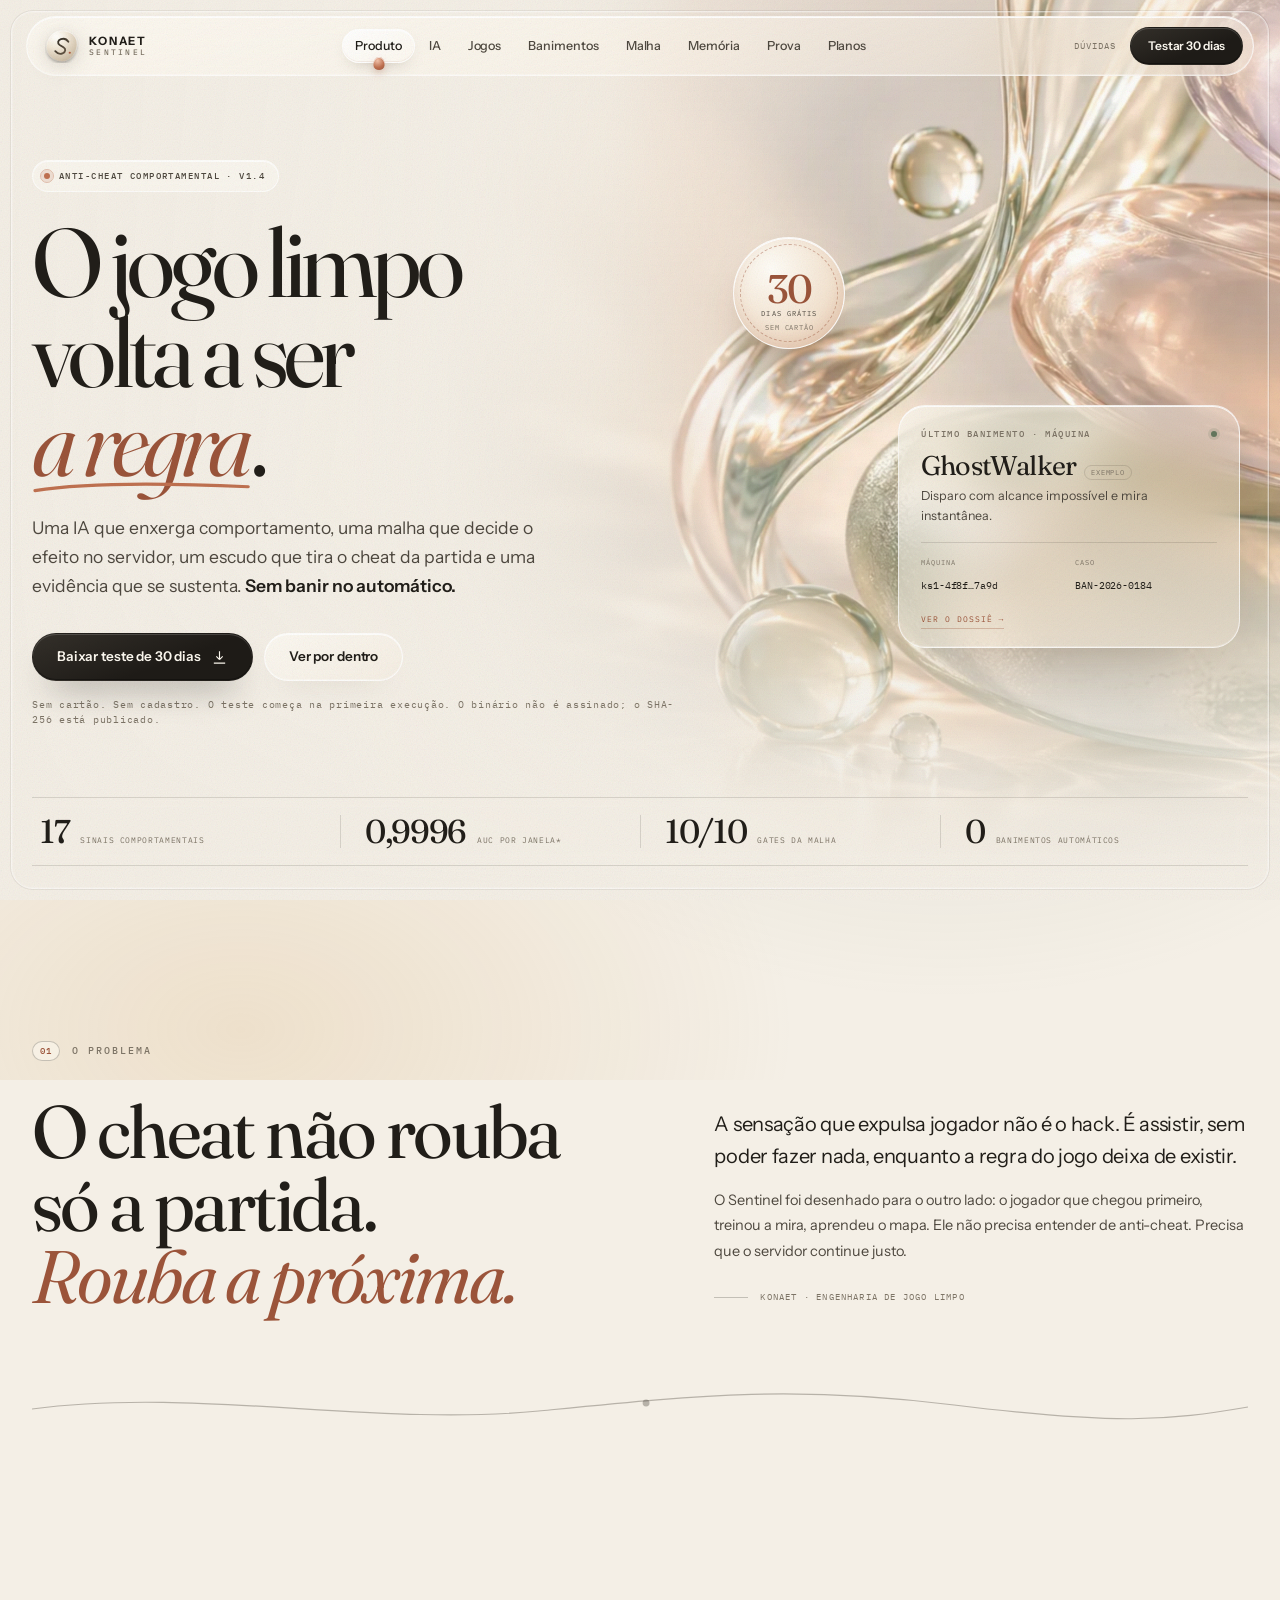
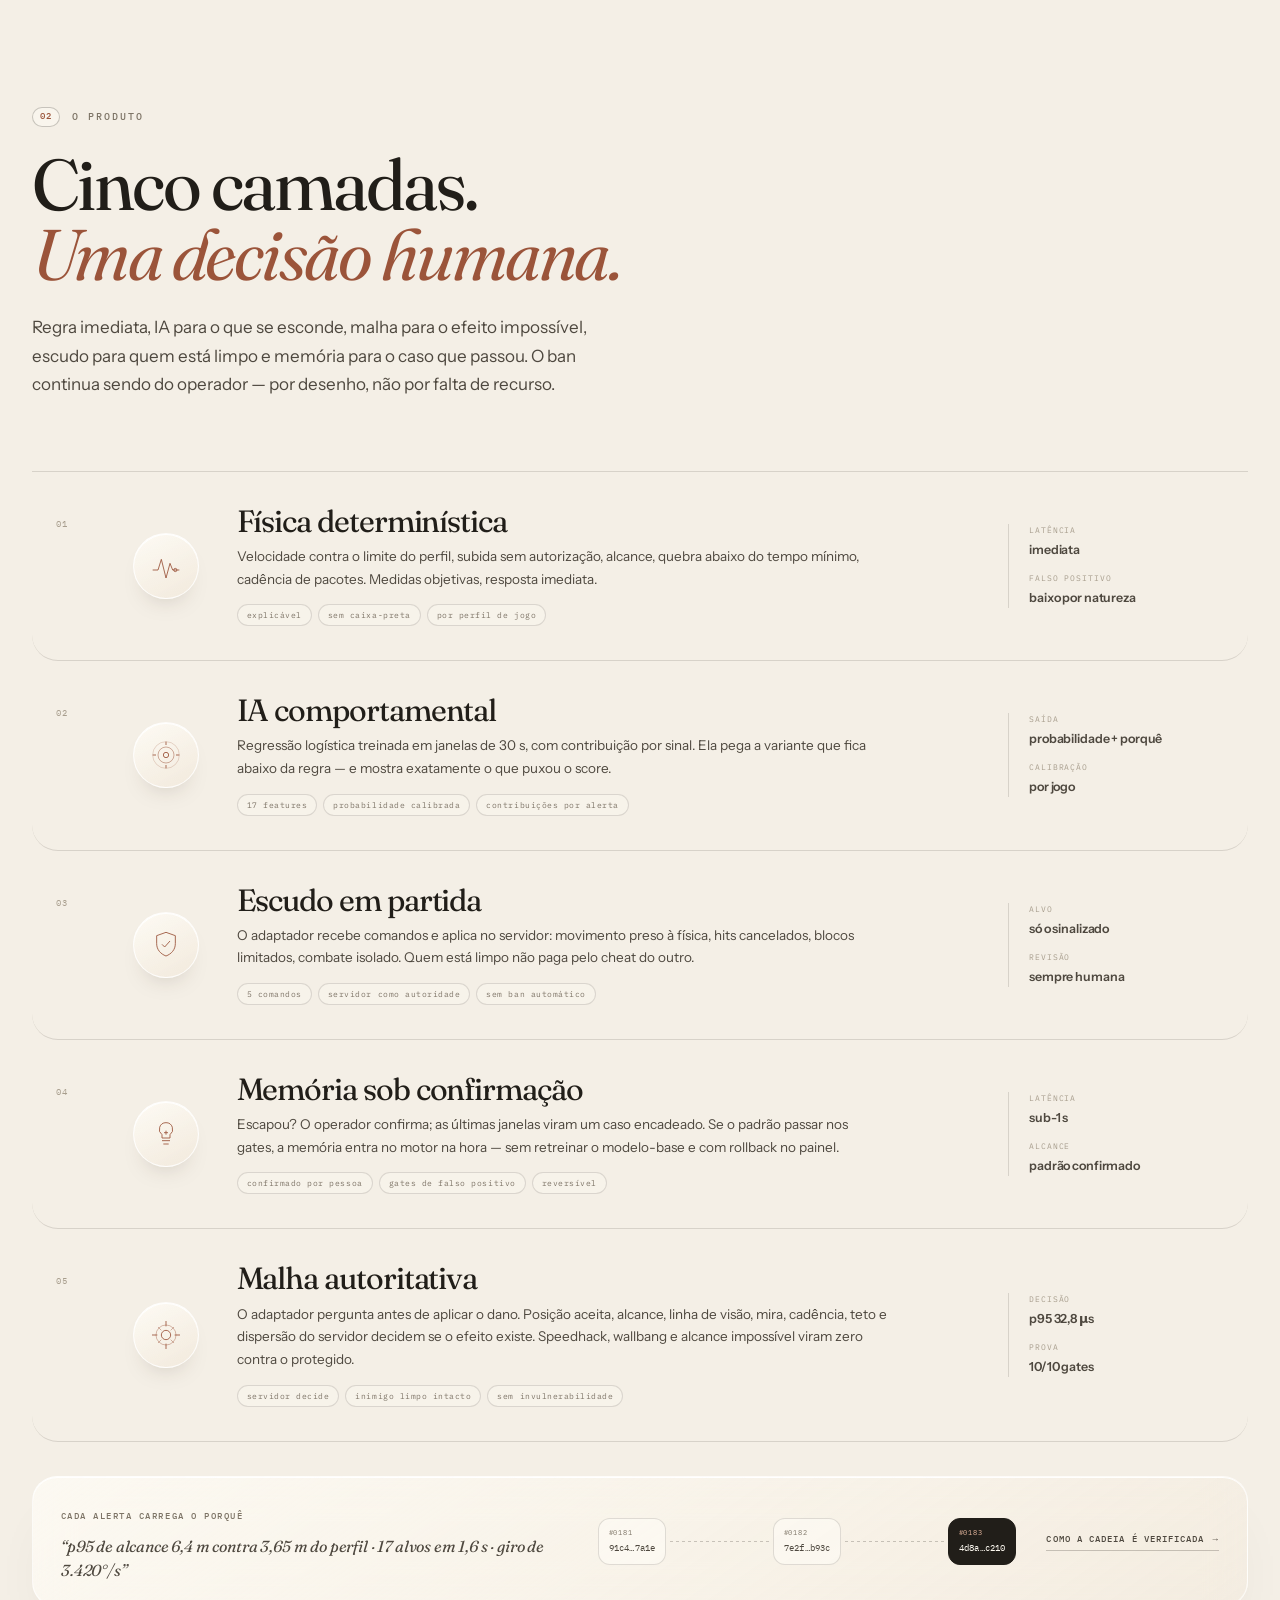
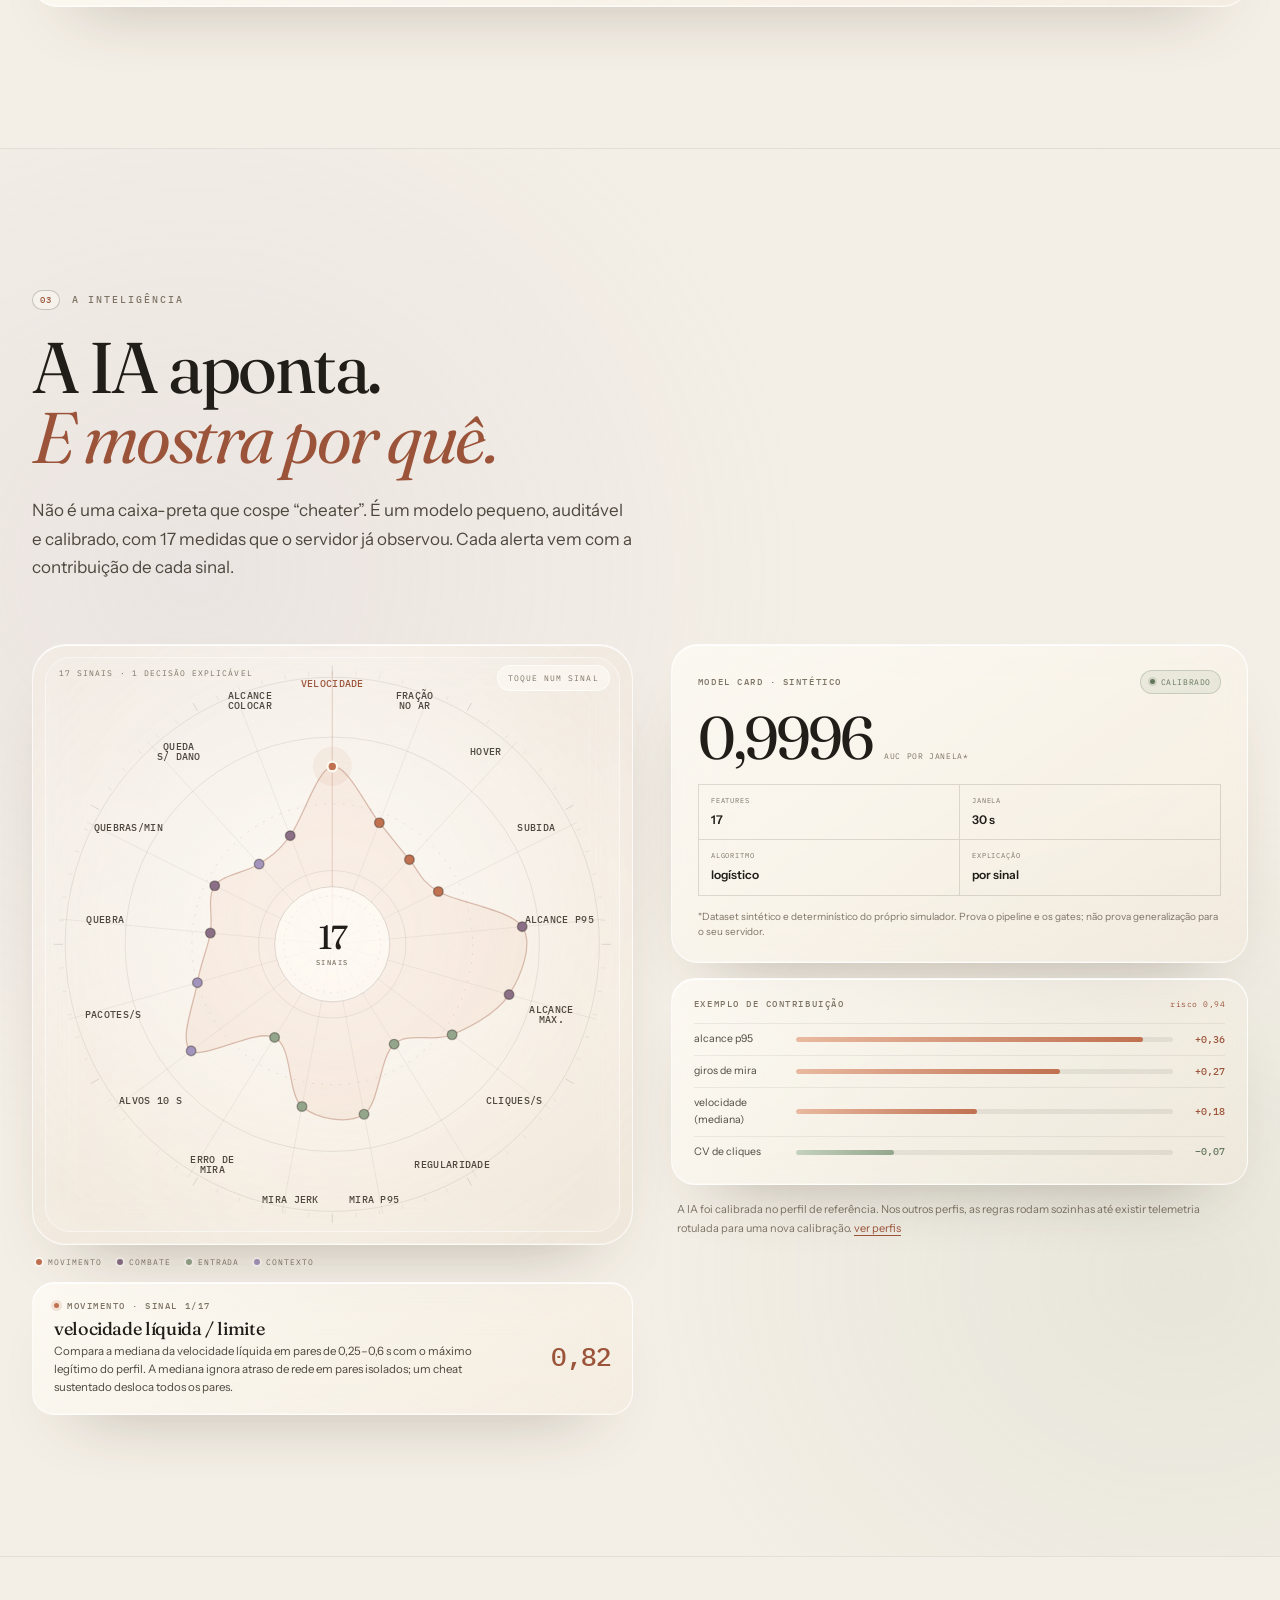
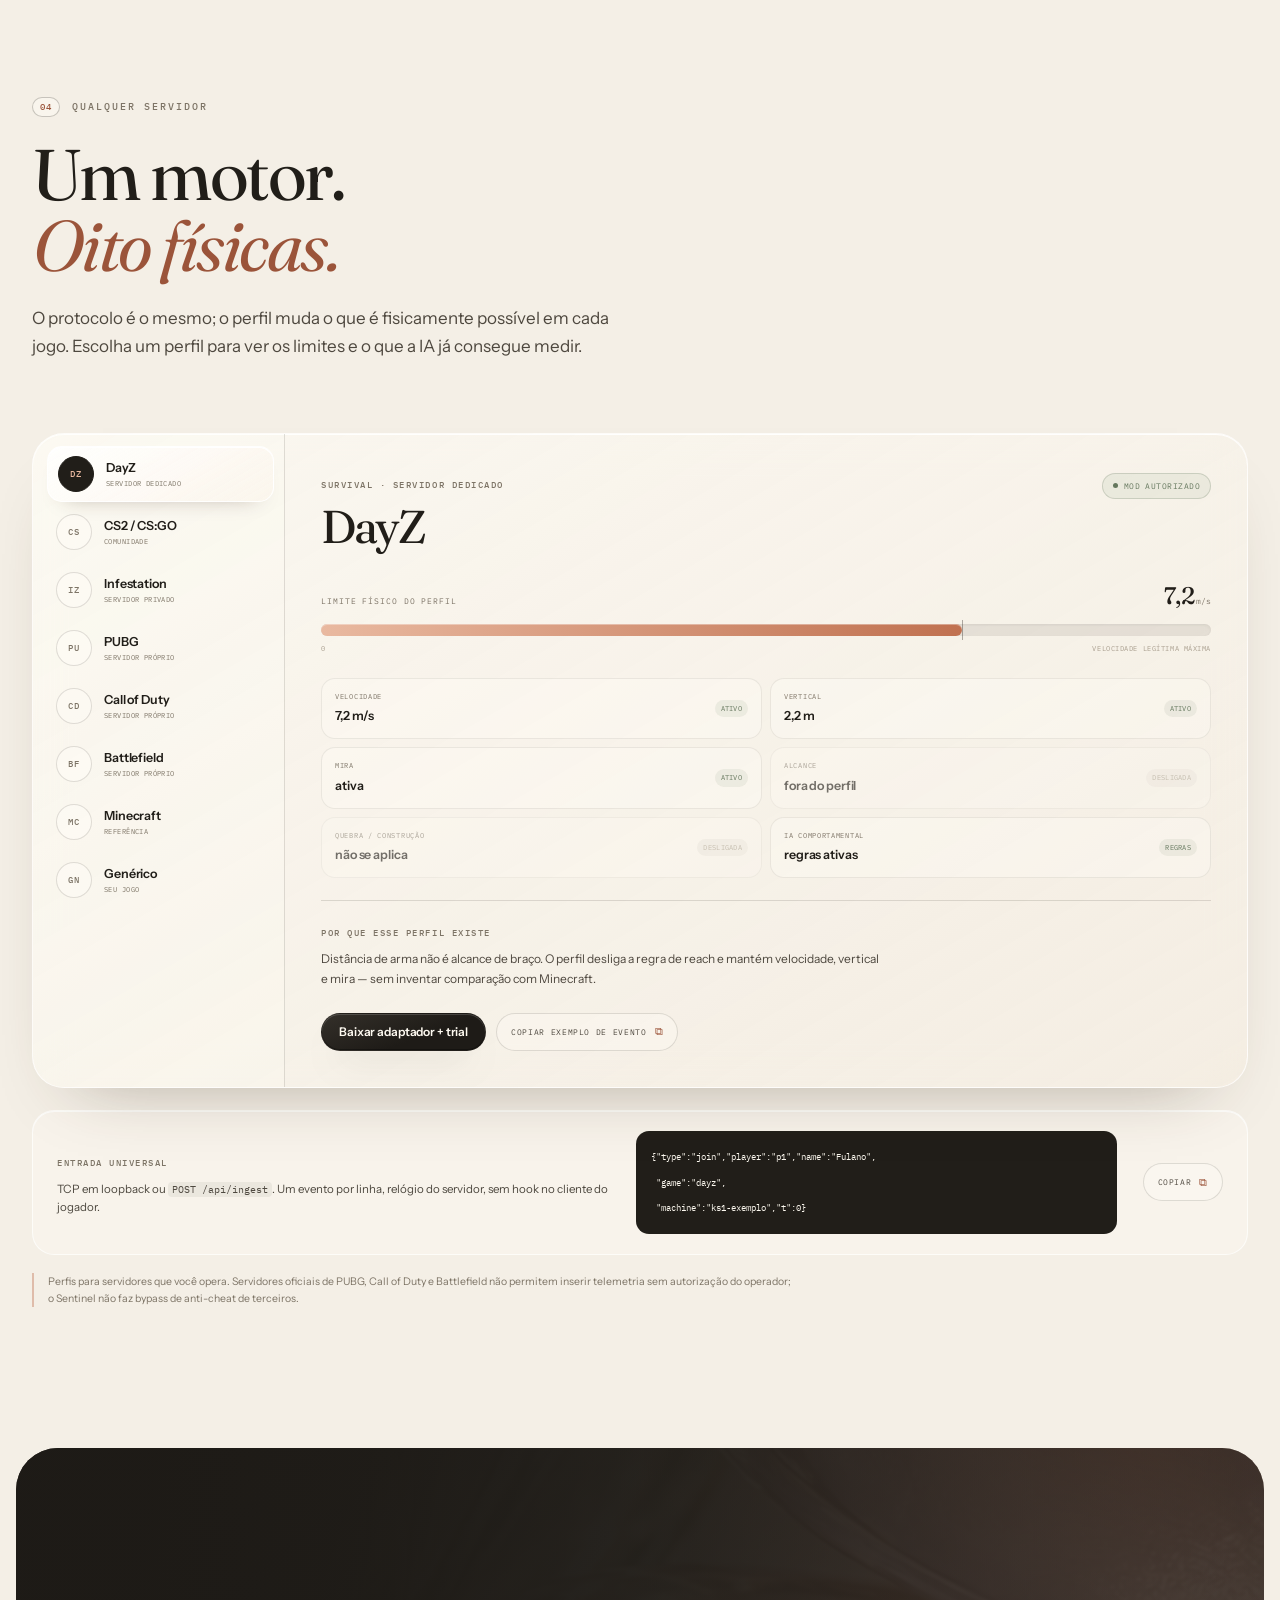
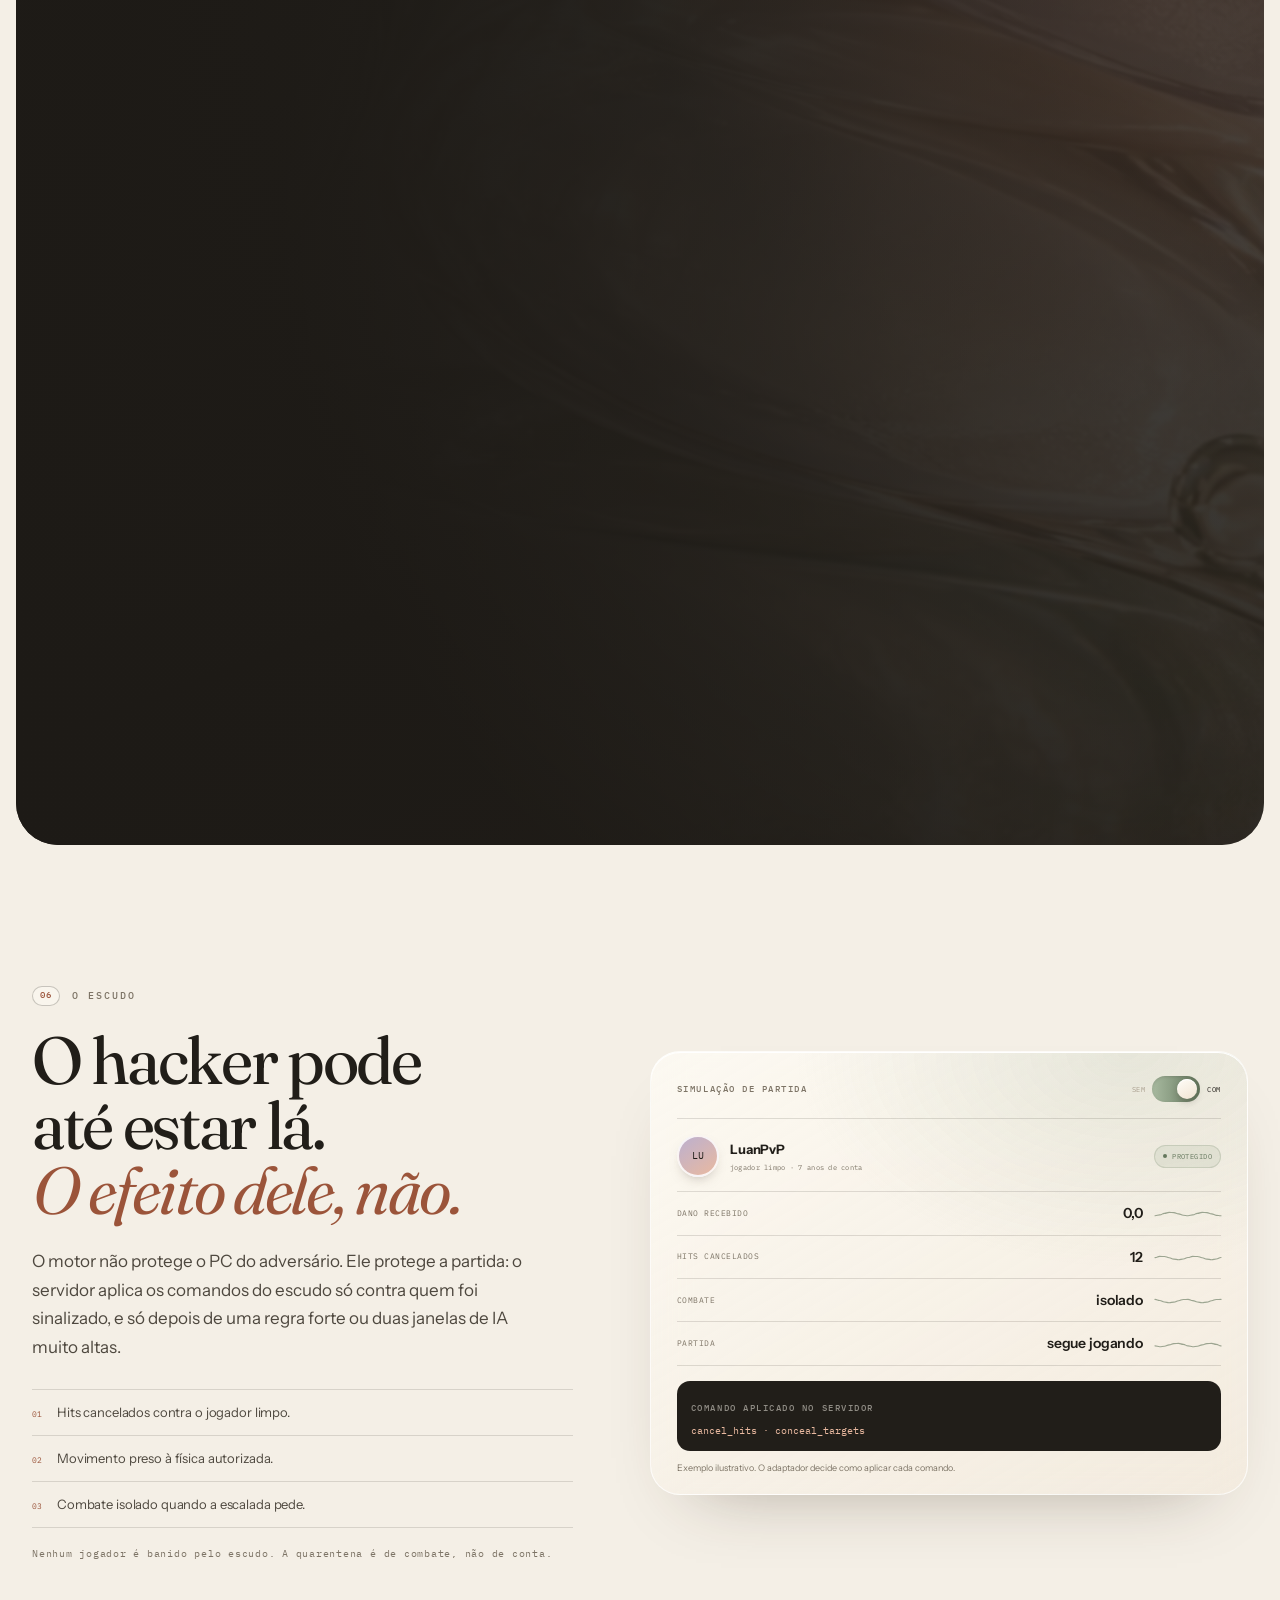
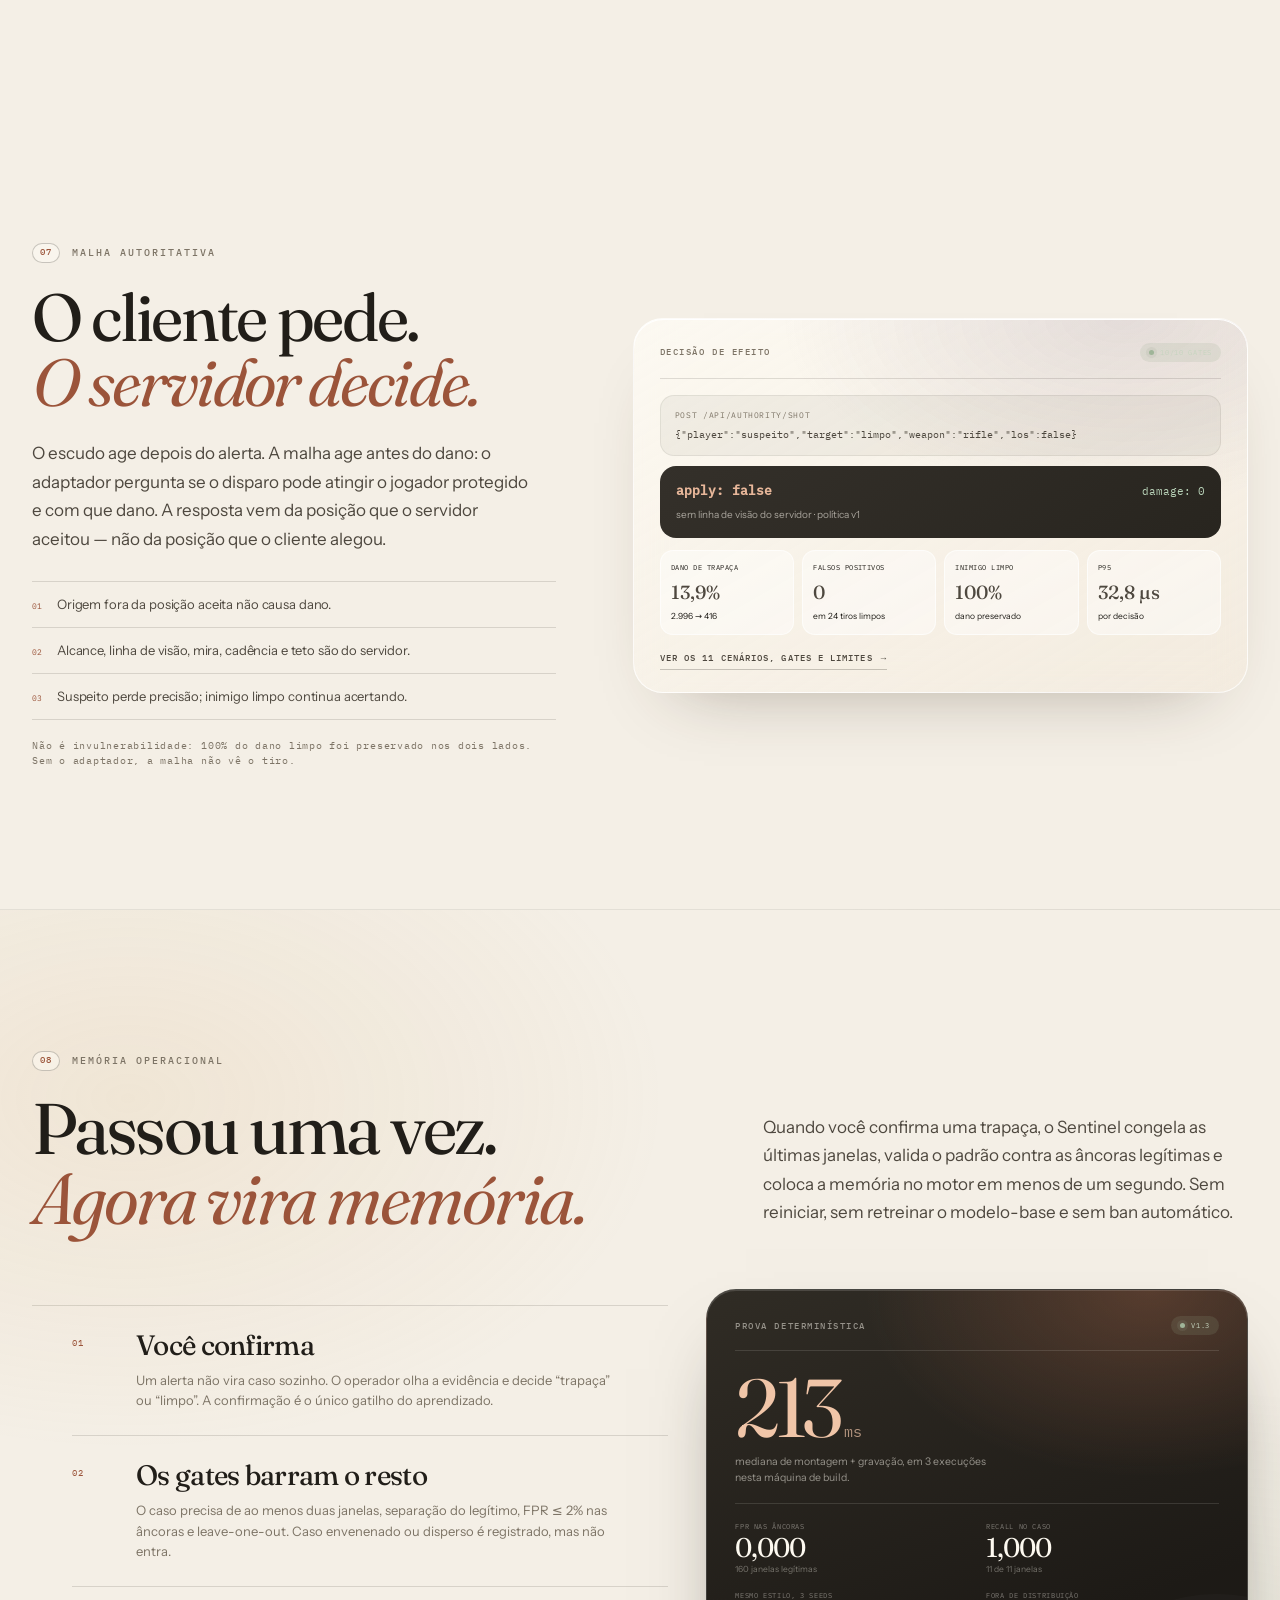
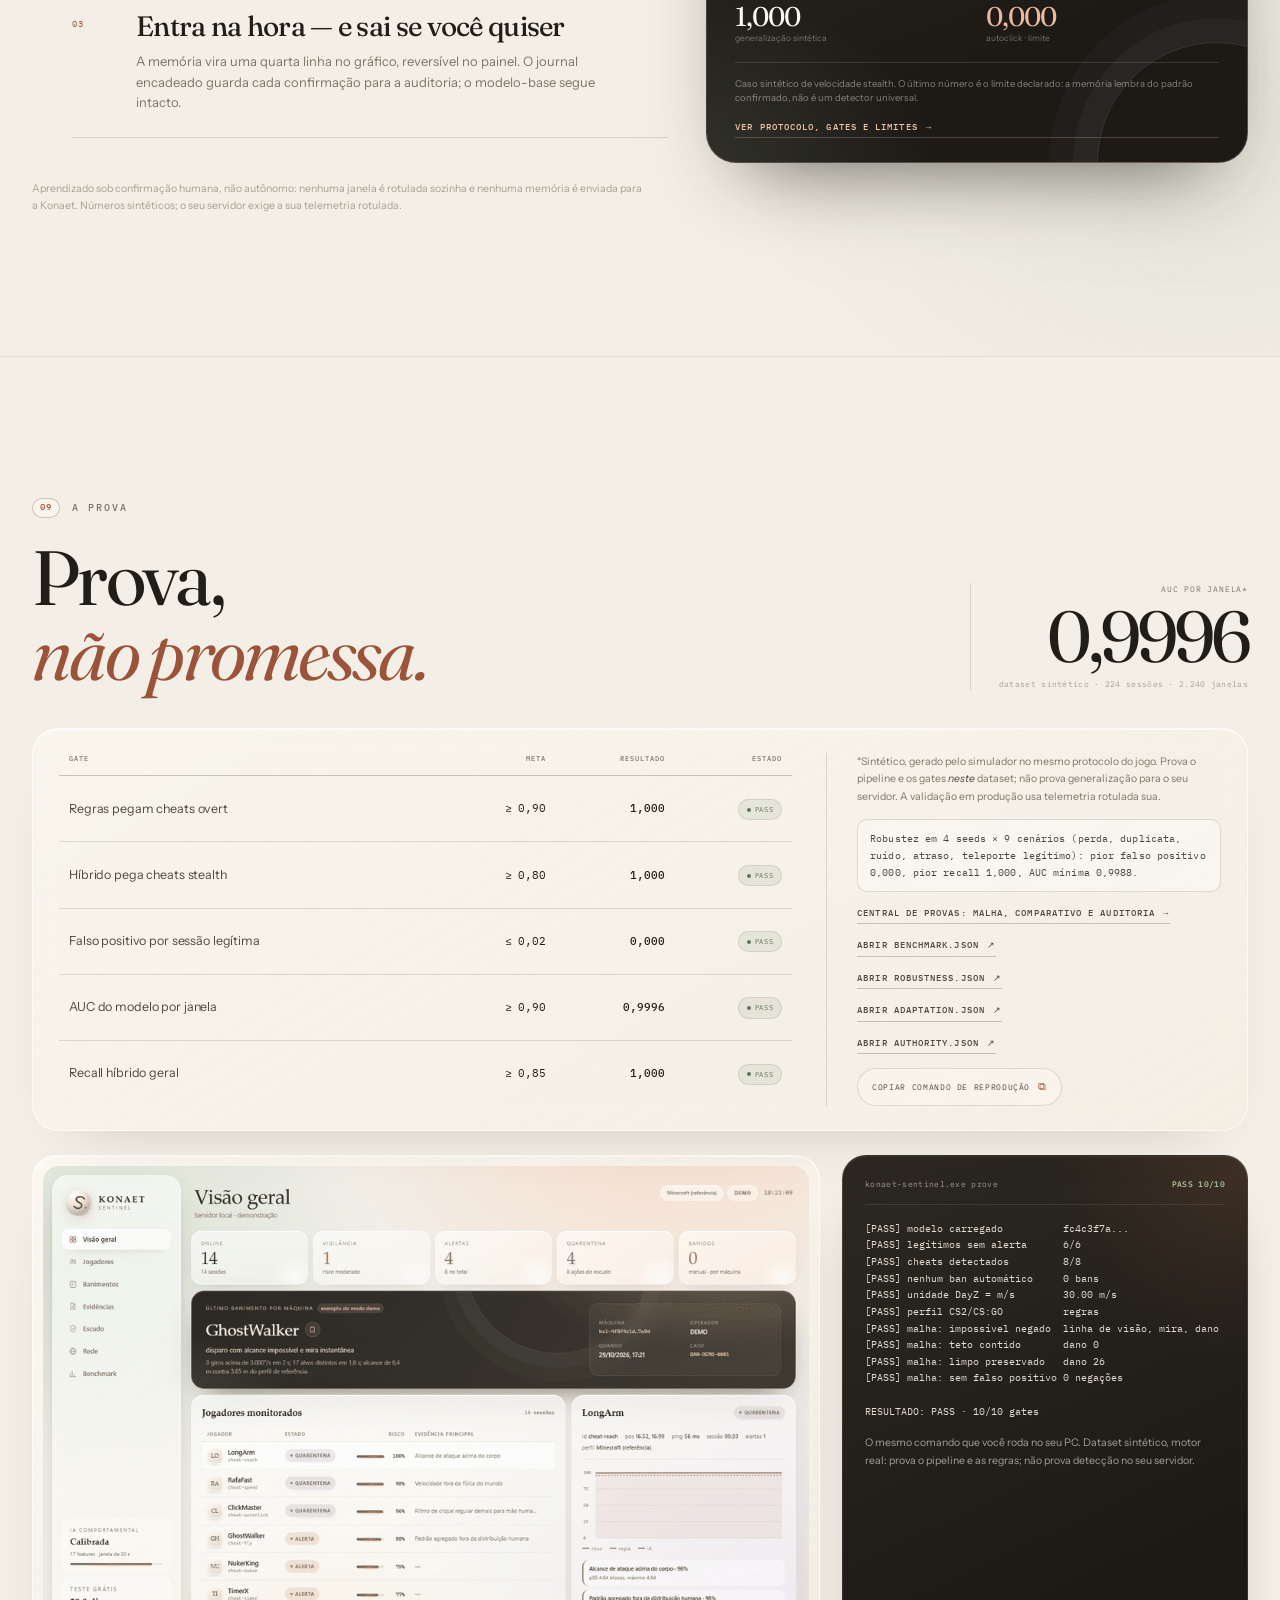
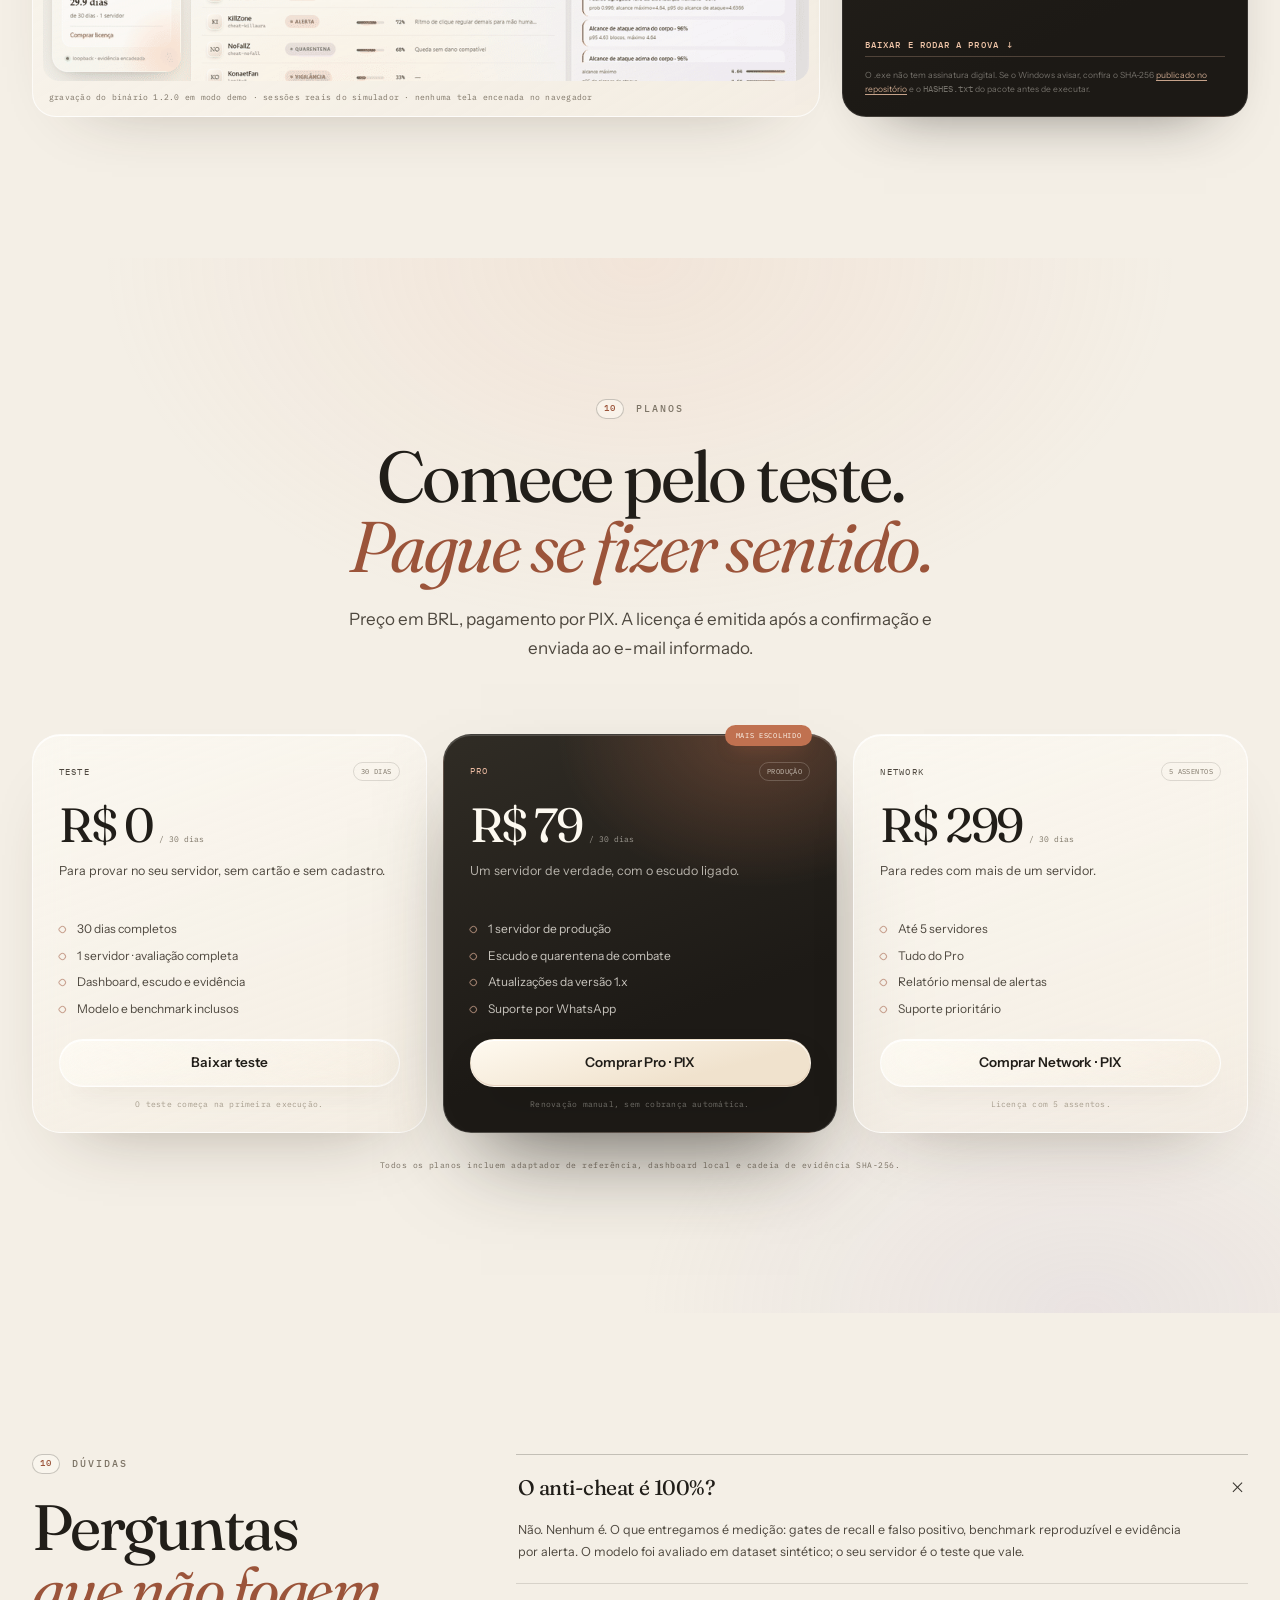
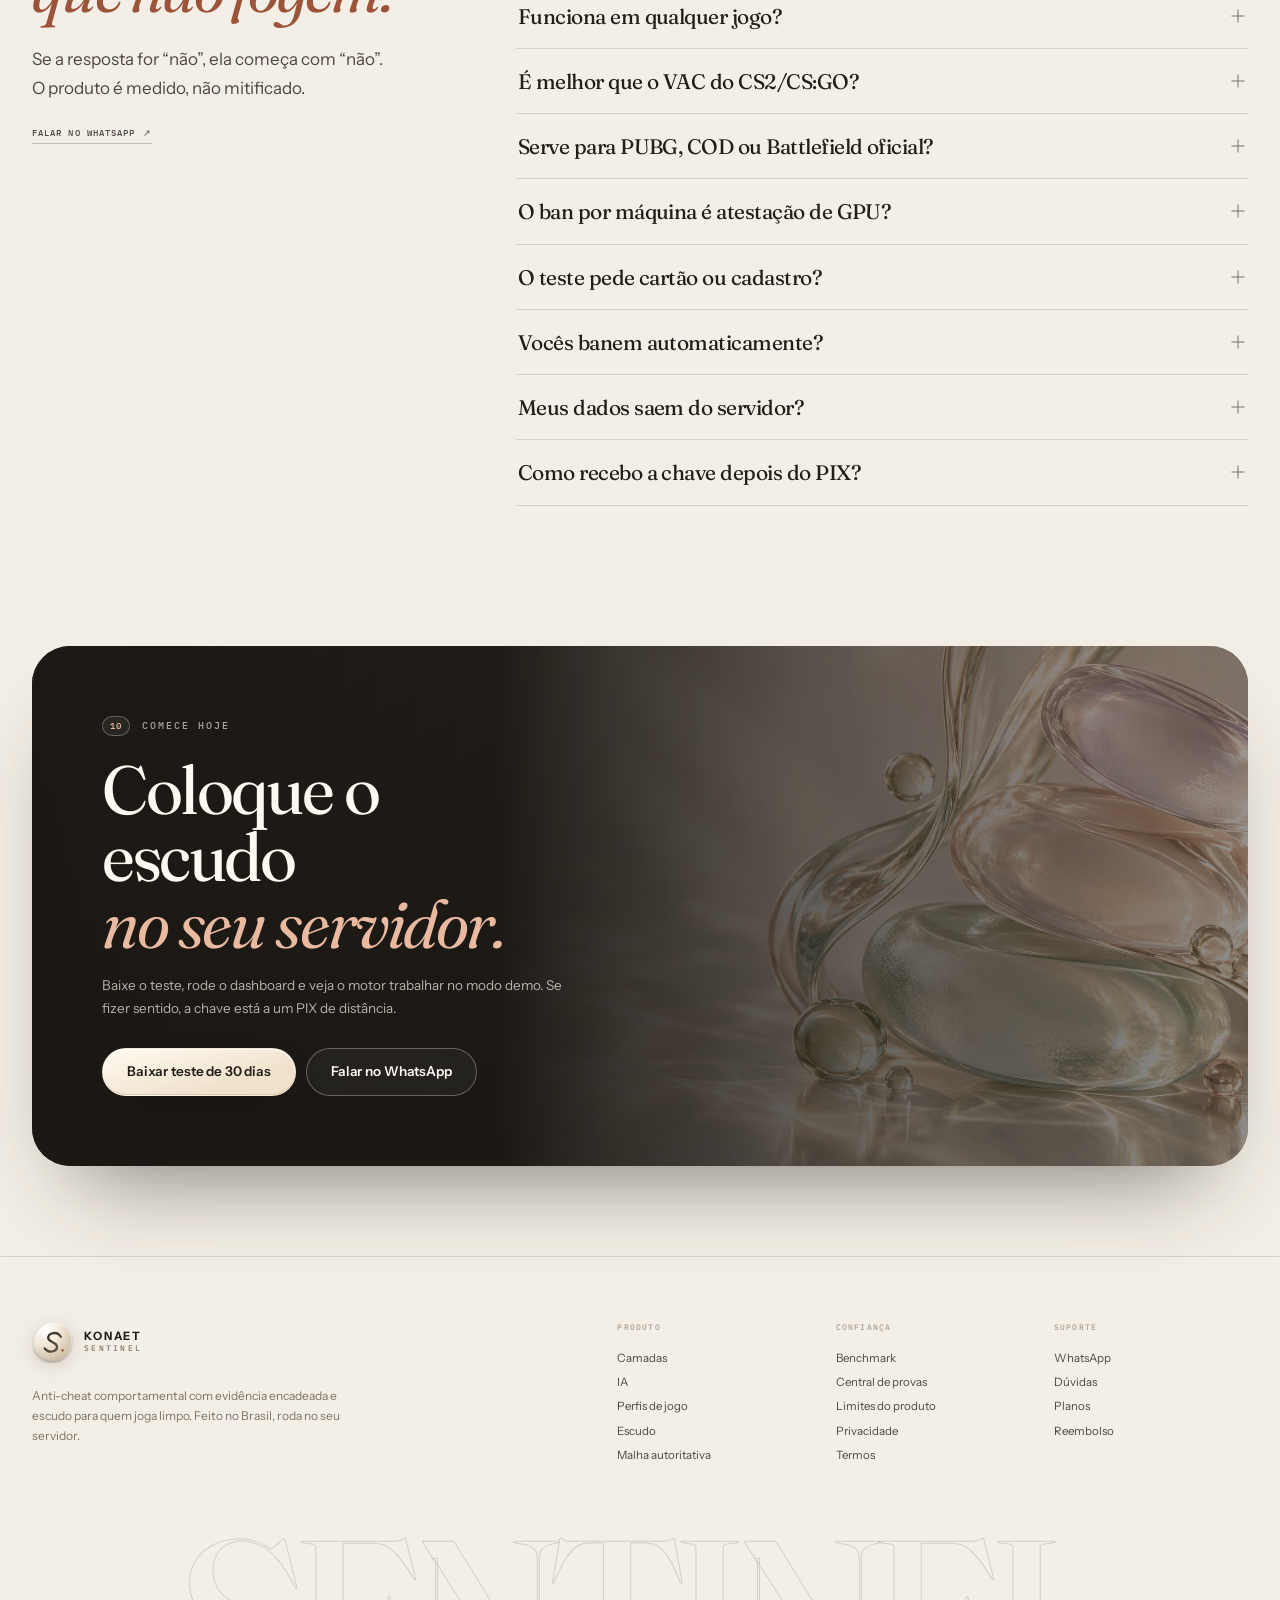
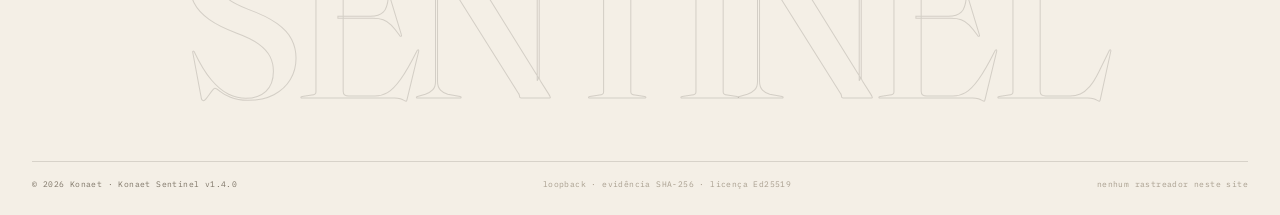
<file: index.html>
<!doctype html>
<html lang="pt-BR">
<head>
<meta charset="utf-8">
<meta name="viewport" content="width=device-width, initial-scale=1">
<title>Konaet Sentinel · o jogo limpo volta a ser a regra</title>
<meta name="description" content="Anti-cheat comportamental com IA explicável, escudo para o jogador limpo e banimento manual por máquina. Teste 30 dias. Feito para servidores de qualquer jogo.">
<meta property="og:title" content="Konaet Sentinel · o jogo limpo volta a ser a regra">
<meta property="og:description" content="IA explicável, escudo em partida e evidência encadeada. Detecta, prova e protege — sem ban automático.">
<meta property="og:image" content="https://7dsol3.github.io/konaet-sentinel/assets/cover.jpg">
<meta property="og:image:width" content="1200">
<meta property="og:image:height" content="630">
<meta property="og:image:alt" content="Capa do Konaet Sentinel: O jogo limpo volta a ser a regra.">
<meta property="og:type" content="website">
<meta property="og:url" content="https://7dsol3.github.io/konaet-sentinel/">
<meta name="twitter:card" content="summary_large_image">
<meta name="twitter:title" content="Konaet Sentinel · o jogo limpo volta a ser a regra">
<meta name="twitter:description" content="IA explicável, escudo em partida e evidência encadeada. Detecta, prova e protege — sem ban automático.">
<meta name="twitter:image" content="https://7dsol3.github.io/konaet-sentinel/assets/cover.jpg">
<meta name="theme-color" content="#f4f0e8">
<meta name="color-scheme" content="light">
<link rel="canonical" href="https://7dsol3.github.io/konaet-sentinel/">
<link rel="icon" href="assets/logo.svg" type="image/svg+xml">
<link rel="preload" as="image" href="assets/liquid-hero.webp" type="image/webp">
<link rel="preload" as="font" href="assets/fonts/fraunces-normal-300-700-latin.woff2" type="font/woff2" crossorigin>
<link rel="preload" as="font" href="assets/fonts/instrument-sans-normal-400-700-latin.woff2" type="font/woff2" crossorigin>
<link rel="stylesheet" href="fonts.css">
<link rel="stylesheet" href="styles.css">
<script>document.documentElement.classList.add('js');</script>
</head>
<body>
<a class="skip" href="#main">Pular para o conteúdo</a>

<div class="frame" aria-hidden="true"></div>
<div class="grain" aria-hidden="true"></div>
<div class="cursor-lens" id="cursor-lens" aria-hidden="true"></div>
<div class="cursor-dot" id="cursor-dot" aria-hidden="true"></div>
<div class="scroll-progress" id="scroll-progress" aria-hidden="true"></div>

<header class="masthead" id="masthead">
  <div class="nav-shell">
    <a class="brand" href="#top" aria-label="Konaet Sentinel, início">
      <img src="assets/logo.svg" alt="" width="34" height="34">
      <span class="brand-word"><b>KONAET</b><small>SENTINEL</small></span>
    </a>

    <nav class="primary" id="primary-nav" aria-label="Navegação principal">
      <span class="nav-lens" id="nav-lens" aria-hidden="true"></span>
      <span class="nav-drop" id="nav-drop" aria-hidden="true"></span>
      <a href="#produto" data-nav="produto">Produto</a>
      <a href="#ia" data-nav="ia">IA</a>
      <a href="#jogos" data-nav="jogos">Jogos</a>
      <a href="#banimentos" data-nav="banimentos">Banimentos</a>
      <a href="#malha" data-nav="malha">Malha</a>
      <a href="#aprendizado" data-nav="aprendizado">Memória</a>
      <a href="#prova" data-nav="prova">Prova</a>
      <a href="#planos" data-nav="planos">Planos</a>
    </nav>

    <div class="nav-actions">
      <a class="nav-quiet" href="#faq">Dúvidas</a>
      <a class="btn btn-ink btn-sm magnetic" href="#planos">Testar 30 dias</a>
    </div>

    <button class="menu-toggle" id="menu-toggle" aria-expanded="false" aria-controls="mobile-sheet" aria-label="Abrir menu">
      <span></span><span></span>
    </button>
  </div>

  <div class="mobile-sheet" id="mobile-sheet" hidden>
    <a href="#produto">Produto</a>
    <a href="#ia">IA comportamental</a>
    <a href="#jogos">Perfis de jogo</a>
    <a href="#banimentos">Banimento por máquina</a>
    <a href="#escudo">Escudo</a>
    <a href="#malha">Malha</a>
    <a href="#aprendizado">Memória de casos</a>
    <a href="#prova">Benchmark</a>
    <a href="#planos">Planos</a>
    <a href="#faq">Dúvidas</a>
    <a class="btn btn-ink" href="#planos">Testar 30 dias</a>
    <p>sem cartão · trial local de 30 dias</p>
  </div>
</header>

<main id="main">
  <!-- ============================================================ hero -->
  <section class="hero" id="top">
    <div class="hero-art" aria-hidden="true">
      <picture>
        <source srcset="assets/liquid-hero.webp" type="image/webp">
        <img src="assets/liquid-hero.jpg" alt="" width="1536" height="1024" fetchpriority="high">
      </picture>
    </div>
    <div class="hero-veil" aria-hidden="true"></div>

    <div class="wrap hero-grid">
      <div class="hero-copy">
        <p class="eyebrow reveal"><span class="eyebrow-dot"></span>anti-cheat comportamental · v1.4</p>
        <h1 class="reveal" style="--d:.06s">O jogo limpo<br>volta a ser<br><span class="accent">a regra<svg class="underline" viewBox="0 0 220 22" preserveAspectRatio="none" aria-hidden="true"><path d="M3 14c42-7 108-9 214-4" fill="none" stroke="currentColor" stroke-width="3.2" stroke-linecap="round"/></svg></span>.</h1>
        <p class="lede reveal" style="--d:.12s">Uma IA que enxerga comportamento, uma malha que decide o efeito no servidor, um escudo que tira o cheat da partida e uma evidência que se sustenta. <strong>Sem banir no automático.</strong></p>
        <div class="hero-actions reveal" style="--d:.18s">
          <a class="btn btn-ink magnetic" href="assets/konaet-sentinel-trial.zip" download>
            Baixar teste de 30 dias
            <svg viewBox="0 0 24 24" fill="none" stroke="currentColor" stroke-width="1.6" aria-hidden="true"><path d="M12 3v12m0 0 4.5-4.5M12 15l-4.5-4.5M4 20h16"/></svg>
          </a>
          <a class="btn btn-glass" href="#produto">Ver por dentro</a>
        </div>
        <p class="micro reveal" style="--d:.24s">Sem cartão. Sem cadastro. O teste começa na primeira execução. O binário não é assinado; o SHA-256 está publicado.</p>
      </div>

      <div class="hero-aside">
        <div class="seal reveal" style="--d:.3s" aria-label="30 dias grátis, sem cartão">
          <span class="seal-ring"></span>
          <span class="seal-inner"><strong>30</strong><small>dias grátis</small></span>
          <em>sem cartão</em>
        </div>

        <article class="case-tag glass reveal" style="--d:.36s" id="hero-case">
          <div class="case-tag-head">
            <span class="tag-label">último banimento · máquina</span>
            <span class="tag-dot"></span>
          </div>
          <div class="case-tag-name">GhostWalker <span>exemplo</span></div>
          <p>Disparo com alcance impossível e mira instantânea.</p>
          <dl>
            <div><dt>máquina</dt><dd><code>ks1-4f8f…7a9d</code></dd></div>
            <div><dt>caso</dt><dd><code>BAN-2026-0184</code></dd></div>
          </dl>
          <a href="#banimentos" class="case-tag-link">ver o dossiê <span aria-hidden="true">→</span></a>
        </article>
      </div>
    </div>

    <div class="wrap hero-measure">
      <div class="measure"><strong>17</strong><span>sinais comportamentais</span></div>
      <div class="measure"><strong>0,9996</strong><span>AUC por janela*</span></div>
      <div class="measure"><strong>10/10</strong><span>gates da malha</span></div>
      <div class="measure"><strong>0</strong><span>banimentos automáticos</span></div>
    </div>
  </section>

  <!-- ============================================================ manifesto -->
  <section class="manifesto section-pad">
    <div class="wrap">
      <p class="kicker reveal"><span>01</span> o problema</p>
      <div class="manifesto-grid">
        <h2 class="reveal">O cheat não rouba<br>só a partida.<br><em>Rouba a próxima.</em></h2>
        <div class="manifesto-copy reveal" style="--d:.08s">
          <p class="big">A sensação que expulsa jogador não é o hack. É assistir, sem poder fazer nada, enquanto a regra do jogo deixa de existir.</p>
          <p>O Sentinel foi desenhado para o outro lado: o jogador que chegou primeiro, treinou a mira, aprendeu o mapa. Ele não precisa entender de anti-cheat. Precisa que o servidor continue justo.</p>
          <p class="signature">Konaet · engenharia de jogo limpo</p>
        </div>
      </div>
      <div class="liquid-rule reveal" aria-hidden="true">
        <svg viewBox="0 0 1200 40" preserveAspectRatio="none"><path d="M0 24c160-22 340 18 500 2s250-26 410-6 210 16 290 2" fill="none" stroke="currentColor" stroke-width="1.2"/><circle cx="606" cy="18" r="3.4" fill="currentColor"/></svg>
      </div>
    </div>
  </section>

  <!-- ============================================================ produto -->
  <section class="section-pad product" id="produto">
    <div class="wrap">
      <div class="section-head">
        <p class="kicker reveal"><span>02</span> o produto</p>
        <h2 class="reveal">Cinco camadas.<br><em>Uma decisão humana.</em></h2>
        <p class="section-lede reveal">Regra imediata, IA para o que se esconde, malha para o efeito impossível, escudo para quem está limpo e memória para o caso que passou. O ban continua sendo do operador — por desenho, não por falta de recurso.</p>
      </div>

      <div class="layers">
        <article class="layer reveal" data-layer>
          <span class="layer-index">01</span>
          <span class="layer-icon" aria-hidden="true">
            <svg viewBox="0 0 48 48" fill="none" stroke="currentColor" stroke-width="1.3"><path d="M4 30h8l5-16 7 28 6-22 4 10h10"/><circle cx="38" cy="30" r="2.4"/></svg>
          </span>
          <div class="layer-body">
            <h3>Física determinística</h3>
            <p>Velocidade contra o limite do perfil, subida sem autorização, alcance, quebra abaixo do tempo mínimo, cadência de pacotes. Medidas objetivas, resposta imediata.</p>
            <div class="layer-tags"><span>explicável</span><span>sem caixa-preta</span><span>por perfil de jogo</span></div>
          </div>
          <div class="layer-meta"><span>latência</span><strong>imediata</strong><span>falso positivo</span><strong>baixo por natureza</strong></div>
        </article>

        <article class="layer reveal" style="--d:.06s" data-layer>
          <span class="layer-index">02</span>
          <span class="layer-icon" aria-hidden="true">
            <svg viewBox="0 0 48 48" fill="none" stroke="currentColor" stroke-width="1.3"><circle cx="24" cy="24" r="4"/><circle cx="24" cy="24" r="12" opacity=".55"/><circle cx="24" cy="24" r="20" opacity=".25"/><path d="M24 4v5M24 39v5M4 24h5M39 24h5"/></svg>
          </span>
          <div class="layer-body">
            <h3>IA comportamental</h3>
            <p>Regressão logística treinada em janelas de 30 s, com contribuição por sinal. Ela pega a variante que fica abaixo da regra — e mostra exatamente o que puxou o score.</p>
            <div class="layer-tags"><span>17 features</span><span>probabilidade calibrada</span><span>contribuições por alerta</span></div>
          </div>
          <div class="layer-meta"><span>saída</span><strong>probabilidade + porquê</strong><span>calibração</span><strong>por jogo</strong></div>
        </article>

        <article class="layer reveal" style="--d:.12s" data-layer>
          <span class="layer-index">03</span>
          <span class="layer-icon" aria-hidden="true">
            <svg viewBox="0 0 48 48" fill="none" stroke="currentColor" stroke-width="1.3"><path d="M24 5 10 10v12c0 9 6 15.5 14 18.5C32 37.5 38 31 38 22V10L24 5Z"/><path d="m18 23 4 4 8-9"/></svg>
          </span>
          <div class="layer-body">
            <h3>Escudo em partida</h3>
            <p>O adaptador recebe comandos e aplica no servidor: movimento preso à física, hits cancelados, blocos limitados, combate isolado. Quem está limpo não paga pelo cheat do outro.</p>
            <div class="layer-tags"><span>5 comandos</span><span>servidor como autoridade</span><span>sem ban automático</span></div>
          </div>
          <div class="layer-meta"><span>alvo</span><strong>só o sinalizado</strong><span>revisão</span><strong>sempre humana</strong></div>
        </article>

        <article class="layer reveal" style="--d:.18s" data-layer>
          <span class="layer-index">04</span>
          <span class="layer-icon" aria-hidden="true">
            <svg viewBox="0 0 48 48" fill="none" stroke="currentColor" stroke-width="1.3"><path d="M24 7a10 10 0 0 1 6 18v5H18v-5A10 10 0 0 1 24 7Z"/><path d="M18 34h12M20 39h8"/><path d="M21 22h6M24 19v6"/></svg>
          </span>
          <div class="layer-body">
            <h3>Memória sob confirmação</h3>
            <p>Escapou? O operador confirma; as últimas janelas viram um caso encadeado. Se o padrão passar nos gates, a memória entra no motor na hora — sem retreinar o modelo-base e com rollback no painel.</p>
            <div class="layer-tags"><span>confirmado por pessoa</span><span>gates de falso positivo</span><span>reversível</span></div>
          </div>
          <div class="layer-meta"><span>latência</span><strong>sub-1 s</strong><span>alcance</span><strong>padrão confirmado</strong></div>
        </article>

        <article class="layer reveal" style="--d:.24s" data-layer>
          <span class="layer-index">05</span>
          <span class="layer-icon" aria-hidden="true">
            <svg viewBox="0 0 48 48" fill="none" stroke="currentColor" stroke-width="1.3"><circle cx="24" cy="24" r="15" opacity=".45"/><circle cx="24" cy="24" r="7"/><path d="M24 3v8M24 37v8M3 24h8M37 24h8"/><path d="m12 12 5 5M36 12l-5 5M12 36l5-5M36 36l-5-5" opacity=".5"/></svg>
          </span>
          <div class="layer-body">
            <h3>Malha autoritativa</h3>
            <p>O adaptador pergunta antes de aplicar o dano. Posição aceita, alcance, linha de visão, mira, cadência, teto e dispersão do servidor decidem se o efeito existe. Speedhack, wallbang e alcance impossível viram zero contra o protegido.</p>
            <div class="layer-tags"><span>servidor decide</span><span>inimigo limpo intacto</span><span>sem invulnerabilidade</span></div>
          </div>
          <div class="layer-meta"><span>decisão</span><strong>p95 32,8 µs</strong><span>prova</span><strong>10/10 gates</strong></div>
        </article>
      </div>

      <div class="evidence-ribbon glass reveal">
        <div class="evidence-ribbon-copy">
          <span class="tag-label">cada alerta carrega o porquê</span>
          <p>“p95 de alcance 6,4 m contra 3,65 m do perfil · 17 alvos em 1,6 s · giro de 3.420°/s”</p>
        </div>
        <div class="chain" aria-label="Cadeia de evidência de exemplo">
          <span class="chain-block"><i>#0181</i><code>91c4…7a1e</code></span>
          <span class="chain-link" aria-hidden="true"></span>
          <span class="chain-block"><i>#0182</i><code>7e2f…b93c</code></span>
          <span class="chain-link" aria-hidden="true"></span>
          <span class="chain-block is-head"><i>#0183</i><code>4d8a…c210</code></span>
        </div>
        <a href="#prova" class="quiet-link">como a cadeia é verificada <span aria-hidden="true">→</span></a>
      </div>
    </div>
  </section>

  <!-- ============================================================ IA -->
  <section class="section-pad ai-section" id="ia">
    <div class="wrap">
      <div class="ai-head">
        <p class="kicker reveal"><span>03</span> a inteligência</p>
        <h2 class="reveal">A IA aponta.<br><em>E mostra por quê.</em></h2>
        <p class="section-lede reveal">Não é uma caixa-preta que cospe “cheater”. É um modelo pequeno, auditável e calibrado, com 17 medidas que o servidor já observou. Cada alerta vem com a contribuição de cada sinal.</p>
      </div>

      <div class="ai-grid">
        <div class="constellation-wrap reveal">
          <div class="constellation glass">
            <svg id="constellation" viewBox="0 0 520 520" role="img" aria-labelledby="constellation-title">
              <title id="constellation-title">Mapa interativo dos 17 sinais comportamentais da IA</title>
            </svg>
            <span class="constellation-hint">toque num sinal</span>
            <span class="constellation-caption">17 sinais · 1 decisão explicável</span>
          </div>
          <div class="signal-legend" aria-hidden="true">
            <span style="--g:#c07150"><i></i>movimento</span>
            <span style="--g:#8a6f86"><i></i>combate</span>
            <span style="--g:#93a68c"><i></i>entrada</span>
            <span style="--g:#a394bd"><i></i>contexto</span>
          </div>
          <div class="ai-readout glass" aria-live="polite">
            <span class="tag-label">leitura do sinal</span>
            <strong id="ai-signal">velocidade líquida / limite</strong>
            <p id="ai-signal-desc">Compara a mediana da velocidade líquida em pares de 0,25–0,6 s com o máximo legítimo do perfil. A mediana ignora atraso de rede em pares isolados; um cheat sustentado desloca todos os pares.</p>
            <span class="ai-value" id="ai-signal-value">0,82</span>
          </div>
        </div>

        <div class="ai-side">
          <div class="model-card glass reveal">
            <div class="model-top">
              <span class="tag-label">model card · sintético</span>
              <span class="status-pill"><i></i>calibrado</span>
            </div>
            <div class="model-auc"><strong>0,9996</strong><span>AUC por janela*</span></div>
            <div class="model-facts">
              <div><span>features</span><b>17</b></div>
              <div><span>janela</span><b>30 s</b></div>
              <div><span>algoritmo</span><b>logístico</b></div>
              <div><span>explicação</span><b>por sinal</b></div>
            </div>
            <p class="model-note">*Dataset sintético e determinístico do próprio simulador. Prova o pipeline e os gates; não prova generalização para o seu servidor.</p>
          </div>

          <div class="contrib glass reveal" style="--d:.08s">
            <div class="contrib-head"><span class="tag-label">exemplo de contribuição</span><span>risco 0,94</span></div>
            <div class="contrib-row"><span>alcance p95</span><span class="bar"><i style="width:92%"></i></span><b>+0,36</b></div>
            <div class="contrib-row"><span>giros de mira</span><span class="bar"><i style="width:70%"></i></span><b>+0,27</b></div>
            <div class="contrib-row"><span>velocidade (mediana)</span><span class="bar"><i style="width:48%"></i></span><b>+0,18</b></div>
            <div class="contrib-row is-negative"><span>CV de cliques</span><span class="bar"><i style="width:26%"></i></span><b>−0,07</b></div>
          </div>

          <p class="ai-footnote reveal">A IA foi calibrada no perfil de referência. Nos outros perfis, as regras rodam sozinhas até existir telemetria rotulada para uma nova calibração. <a href="#jogos">ver perfis</a></p>
        </div>
      </div>
    </div>
  </section>

  <!-- ============================================================ jogos -->
  <section class="section-pad games-section" id="jogos">
    <div class="wrap">
      <div class="section-head">
        <p class="kicker reveal"><span>04</span> qualquer servidor</p>
        <h2 class="reveal">Um motor.<br><em>Oito físicas.</em></h2>
        <p class="section-lede reveal">O protocolo é o mesmo; o perfil muda o que é fisicamente possível em cada jogo. Escolha um perfil para ver os limites e o que a IA já consegue medir.</p>
      </div>

      <div class="game-lab reveal">
        <div class="game-rail" role="tablist" aria-label="Perfis de jogo">
          <button class="game-chip is-active" role="tab" aria-selected="true" data-game="dayz"><span class="mono-mark">DZ</span><span>DayZ</span><i>servidor dedicado</i></button>
          <button class="game-chip" role="tab" aria-selected="false" data-game="cs2"><span class="mono-mark">CS</span><span>CS2 / CS:GO</span><i>comunidade</i></button>
          <button class="game-chip" role="tab" aria-selected="false" data-game="infestation"><span class="mono-mark">IZ</span><span>Infestation</span><i>servidor privado</i></button>
          <button class="game-chip" role="tab" aria-selected="false" data-game="pubg"><span class="mono-mark">PU</span><span>PUBG</span><i>servidor próprio</i></button>
          <button class="game-chip" role="tab" aria-selected="false" data-game="cod"><span class="mono-mark">CD</span><span>Call of Duty</span><i>servidor próprio</i></button>
          <button class="game-chip" role="tab" aria-selected="false" data-game="battlefield"><span class="mono-mark">BF</span><span>Battlefield</span><i>servidor próprio</i></button>
          <button class="game-chip" role="tab" aria-selected="false" data-game="minecraft"><span class="mono-mark">MC</span><span>Minecraft</span><i>referência</i></button>
          <button class="game-chip" role="tab" aria-selected="false" data-game="generic"><span class="mono-mark">GN</span><span>Genérico</span><i>seu jogo</i></button>
        </div>

        <div class="game-detail" id="game-detail" role="tabpanel" aria-live="polite">
          <div class="game-detail-head">
            <div>
              <span class="tag-label" id="game-family">survival · servidor dedicado</span>
              <h3 id="game-name">DayZ</h3>
            </div>
            <span class="game-status" id="game-status"><i></i>mod autorizado</span>
          </div>

          <div class="game-gauge">
            <div class="gauge-label"><span>limite físico do perfil</span><strong><b id="game-speed">7,2</b> <small id="game-unit">m/s</small></strong></div>
            <div class="gauge-track"><span id="game-gauge-fill"></span><i class="gauge-mark"></i></div>
            <div class="gauge-foot"><span>0</span><span>velocidade legítima máxima</span></div>
          </div>

          <div class="rule-grid" id="game-rules"></div>

          <div class="game-note">
            <span class="tag-label">por que esse perfil existe</span>
            <p id="game-note">Distância de arma não é alcance de braço. O perfil desliga a regra de reach e mantém velocidade, vertical e mira — sem inventar comparação com Minecraft.</p>
          </div>

          <div class="game-actions">
            <a class="btn btn-ink btn-sm" href="assets/konaet-sentinel-trial.zip" download>Baixar adaptador + trial</a>
            <button class="copy-btn" data-copy="dns" type="button">copiar exemplo de evento <span>⧉</span></button>
          </div>
        </div>
      </div>

      <div class="integration-strip reveal">
        <div>
          <span class="tag-label">entrada universal</span>
          <p>TCP em loopback ou <code>POST /api/ingest</code>. Um evento por linha, relógio do servidor, sem hook no cliente do jogador.</p>
        </div>
        <pre id="event-example"><code>{"type":"join","player":"p1","name":"Fulano",
 "game":"dayz","machine":"ks1-…","t":0}</code></pre>
        <button class="copy-btn" data-copy="event" type="button">copiar <span>⧉</span></button>
      </div>

      <p class="honest-note reveal">Perfis para servidores que você opera. Servidores oficiais de PUBG, Call of Duty e Battlefield não permitem inserir telemetria sem autorização do operador; o Sentinel não faz bypass de anti-cheat de terceiros.</p>
    </div>
  </section>

  <!-- ============================================================ banimentos -->
  <section class="ban-section" id="banimentos">
    <div class="ban-photo" aria-hidden="true"></div>
    <div class="wrap">
      <div class="ban-head">
        <p class="kicker light reveal"><span>05</span> identidade de máquina</p>
        <h2 class="reveal">A conta é nova.<br><em>A máquina não.</em></h2>
        <p class="section-lede light reveal">O Sentinela não precisa saber quem é você. Guarda um hash da máquina, com sal do servidor, e só o operador decide quando aquilo vira banimento. A decisão vem com nome, motivo, porquê e um caminho de apelação.</p>
      </div>

      <div class="ban-grid">
        <article class="ban-case reveal">
          <div class="ban-case-top">
            <span class="tag-label light">caso de demonstração</span>
            <span class="ban-status"><i></i>banimento ativo</span>
          </div>
          <div class="ban-case-name"><strong>GhostWalker</strong><span>conta: ghost_walker</span></div>
          <div class="case-tabs" role="tablist" aria-label="Detalhes do caso">
            <button class="case-tab is-active" role="tab" aria-selected="true" data-case="registro">registro</button>
            <button class="case-tab" role="tab" aria-selected="false" data-case="porque">por quê</button>
            <button class="case-tab" role="tab" aria-selected="false" data-case="direitos">direitos</button>
            <span class="case-tab-lens" id="case-lens" aria-hidden="true"></span>
          </div>
          <div class="case-body" id="case-body">
            <dl class="case-grid">
              <div><dt>máquina</dt><dd><code>ks1-4f8f4c1d…7a9d</code></dd></div>
              <div><dt>operador</dt><dd>dono do servidor</dd></div>
              <div><dt>motivo</dt><dd>alcance impossível + mira instantânea</dd></div>
              <div><dt>quando</dt><dd>29 out 2026 · 14:16 UTC</dd></div>
              <div><dt>caso</dt><dd><code>BAN-2026-0184</code></dd></div>
              <div><dt>expira</dt><dd>permanente · revisável</dd></div>
            </dl>
            <div class="case-seal" aria-hidden="true"><span>K</span><small>KONAET<br>SENTINEL</small></div>
          </div>
          <p class="case-foot">Hash, não identificador cru. Sem atestação de GPU: <a href="#faq">os limites estão escritos</a>.</p>
        </article>

        <div class="ban-copy reveal" style="--d:.08s">
          <h3>O que exatamente a máquina prova?</h3>
          <p>Ela reconhece a mesma instalação quando o operador decide banir. É um pseudônimo estável — não uma impressão digital forense. Trocar placa, reinstalar o sistema ou usar máquina compartilhada muda o hash, e isso está documentado em vez de escondido.</p>
          <div class="ban-steps">
            <div><span>01</span><p>Launcher ou servidor confiável calcula a impressão.</p></div>
            <div><span>02</span><p>Sentinela aplica sal e guarda só o SHA-256.</p></div>
            <div><span>03</span><p>O operador registra o ban manual, com motivo.</p></div>
            <div><span>04</span><p>O adaptador lê <code>/api/protect</code> e remove o jogador.</p></div>
          </div>
          <div class="ban-limits">
            <div><b>não é</b><span>ban automático por IA</span></div>
            <div><b>não é</b><span>atestado de hardware</span></div>
            <div><b>é</b><span>decisão humana + registro</span></div>
          </div>
        </div>
      </div>
    </div>
  </section>

  <!-- ============================================================ escudo -->
  <section class="section-pad shield-section" id="escudo">
    <div class="wrap shield-grid">
      <div class="shield-copy">
        <p class="kicker reveal"><span>06</span> o escudo</p>
        <h2 class="reveal">O hacker pode<br>até estar lá.<br><em>O efeito dele, não.</em></h2>
        <p class="section-lede reveal">O motor não protege o PC do adversário. Ele protege a partida: o servidor aplica os comandos do escudo só contra quem foi sinalizado, e só depois de uma regra forte ou duas janelas de IA muito altas.</p>
        <ul class="shield-points reveal">
          <li><span>01</span>Hits cancelados contra o jogador limpo.</li>
          <li><span>02</span>Movimento preso à física autorizada.</li>
          <li><span>03</span>Combate isolado quando a escalada pede.</li>
        </ul>
        <p class="micro reveal">Nenhum jogador é banido pelo escudo. A quarentena é de combate, não de conta.</p>
      </div>

      <div class="shield-demo reveal" style="--d:.1s">
        <div class="shield-demo-head">
          <span class="tag-label">simulação de partida</span>
          <div class="shield-switch" id="shield-switch" role="switch" aria-checked="true" tabindex="0" aria-label="Alternar escudo">
            <span class="switch-label off">sem</span>
            <span class="switch-track"><i></i></span>
            <span class="switch-label on">com</span>
          </div>
        </div>
        <div class="demo-player">
          <span class="avatar-lg">LU</span>
          <div><strong>LuanPvP</strong><span>jogador limpo · 7 anos de conta</span></div>
          <span class="demo-state" id="demo-state"><i></i>protegido</span>
        </div>
        <div class="demo-rows">
          <div class="demo-row"><span>dano recebido</span><b id="demo-damage">0,0</b><i class="spark" id="demo-spark-1"></i></div>
          <div class="demo-row"><span>hits cancelados</span><b id="demo-hits">12</b><i class="spark" id="demo-spark-2"></i></div>
          <div class="demo-row"><span>combate</span><b id="demo-combat">isolado</b><i class="spark" id="demo-spark-3"></i></div>
          <div class="demo-row"><span>partida</span><b id="demo-match">segue jogando</b><i class="spark" id="demo-spark-4"></i></div>
        </div>
        <div class="demo-command">
          <span class="tag-label">comando aplicado no servidor</span>
          <code id="demo-command">cancel_hits · conceal_targets</code>
        </div>
        <p class="demo-note" id="demo-note">Exemplo ilustrativo. O adaptador decide como aplicar cada comando.</p>
      </div>
    </div>
  </section>

  <!-- ============================================================ malha -->
  <section class="section-pad mesh-section" id="malha">
    <div class="wrap mesh-grid">
      <div class="mesh-copy">
        <p class="kicker reveal"><span>07</span> malha autoritativa</p>
        <h2 class="reveal">O cliente pede.<br><em>O servidor decide.</em></h2>
        <p class="section-lede reveal">O escudo age depois do alerta. A malha age antes do dano: o adaptador pergunta se o disparo pode atingir o jogador protegido e com que dano. A resposta vem da posição que o servidor aceitou — não da posição que o cliente alegou.</p>
        <ul class="shield-points reveal">
          <li><span>01</span>Origem fora da posição aceita não causa dano.</li>
          <li><span>02</span>Alcance, linha de visão, mira, cadência e teto são do servidor.</li>
          <li><span>03</span>Suspeito perde precisão; inimigo limpo continua acertando.</li>
        </ul>
        <p class="micro reveal">Não é invulnerabilidade: 100% do dano limpo foi preservado nos dois lados. Sem o adaptador, a malha não vê o tiro.</p>
      </div>

      <div class="mesh-demo reveal" style="--d:.1s">
        <div class="mesh-demo-head">
          <span class="tag-label">decisão de efeito</span>
          <span class="learning-pill"><i></i>10/10 gates</span>
        </div>
        <div class="mesh-packet">
          <span>POST /api/authority/shot</span>
          <code>{"player":"suspeito","target":"limpo","weapon":"rifle","los":false}</code>
        </div>
        <div class="mesh-verdict">
          <div><strong>apply: false</strong><span>damage: 0</span></div>
          <p>sem linha de visão do servidor · política v1</p>
        </div>
        <div class="mesh-figures">
          <div><span>dano de trapaça</span><b>13,9%</b><em>2.996 → 416</em></div>
          <div><span>falsos positivos</span><b>0</b><em>em 24 tiros limpos</em></div>
          <div><span>inimigo limpo</span><b>100%</b><em>dano preservado</em></div>
          <div><span>p95</span><b>32,8 µs</b><em>por decisão</em></div>
        </div>
        <a class="quiet-link" href="provas.html#malha">ver os 11 cenários, gates e limites <span aria-hidden="true">→</span></a>
      </div>
    </div>
  </section>

  <!-- ============================================================ aprendizado -->
  <section class="section-pad learning-section" id="aprendizado">
    <div class="wrap">
      <div class="learning-head">
        <div>
          <p class="kicker reveal"><span>08</span> memória operacional</p>
          <h2 class="reveal">Passou uma vez.<br><em>Agora vira memória.</em></h2>
        </div>
        <p class="section-lede reveal">Quando você confirma uma trapaça, o Sentinel congela as últimas janelas, valida o padrão contra as âncoras legítimas e coloca a memória no motor em menos de um segundo. Sem reiniciar, sem retreinar o modelo-base e sem ban automático.</p>
      </div>

      <div class="learning-grid">
        <ol class="learning-steps">
          <li class="reveal">
            <span>01</span>
            <div>
              <strong>Você confirma</strong>
              <p>Um alerta não vira caso sozinho. O operador olha a evidência e decide “trapaça” ou “limpo”. A confirmação é o único gatilho do aprendizado.</p>
            </div>
          </li>
          <li class="reveal" style="--d:.06s">
            <span>02</span>
            <div>
              <strong>Os gates barram o resto</strong>
              <p>O caso precisa de ao menos duas janelas, separação do legítimo, FPR ≤ 2% nas âncoras e leave-one-out. Caso envenenado ou disperso é registrado, mas não entra.</p>
            </div>
          </li>
          <li class="reveal" style="--d:.12s">
            <span>03</span>
            <div>
              <strong>Entra na hora — e sai se você quiser</strong>
              <p>A memória vira uma quarta linha no gráfico, reversível no painel. O journal encadeado guarda cada confirmação para a auditoria; o modelo-base segue intacto.</p>
            </div>
          </li>
        </ol>

        <aside class="learning-proof reveal" style="--d:.1s" aria-label="Prova determinística do aprendizado">
          <div class="learning-proof-head">
            <span class="tag-label">prova determinística</span>
            <span class="learning-pill"><i></i>v1.3</span>
          </div>
          <div class="learning-hero">
            <strong>213<span>ms</span></strong>
            <p>mediana de montagem + gravação, em 3 execuções nesta máquina de build.</p>
          </div>
          <div class="learning-figures">
            <div><span>FPR nas âncoras</span><b>0,000</b><em>160 janelas legítimas</em></div>
            <div><span>recall no caso</span><b>1,000</b><em>11 de 11 janelas</em></div>
            <div><span>mesmo estilo, 3 seeds</span><b>1,000</b><em>generalização sintética</em></div>
            <div><span>fora de distribuição</span><b>0,000</b><em>autoclick · limite</em></div>
          </div>
          <p class="learning-proof-note">Caso sintético de velocidade stealth. O último número é o limite declarado: a memória lembra do padrão confirmado, não é um detector universal.</p>
          <a class="quiet-link" href="provas.html#aprendizado">ver protocolo, gates e limites <span aria-hidden="true">→</span></a>
        </aside>
      </div>

      <p class="learning-note reveal">Aprendizado sob confirmação humana, não autônomo: nenhuma janela é rotulada sozinha e nenhuma memória é enviada para a Konaet. Números sintéticos; o seu servidor exige a sua telemetria rotulada.</p>
    </div>
  </section>

  <!-- ============================================================ prova -->
  <section class="section-pad proof-section" id="prova">
    <div class="wrap">
      <p class="kicker reveal"><span>09</span> a prova</p>
      <div class="proof-head">
        <h2 class="reveal">Prova,<br><em>não promessa.</em></h2>
        <div class="proof-score reveal">
          <span>AUC por janela*</span>
          <strong>0,9996</strong>
          <small>dataset sintético · 224 sessões · 2.240 janelas</small>
        </div>
      </div>

      <div class="proof-table-wrap reveal">
        <table class="proof-table" aria-label="Gates do benchmark sintético">
          <thead><tr><th>gate</th><th>meta</th><th>resultado</th><th>estado</th></tr></thead>
          <tbody>
            <tr><td>Regras pegam cheats overt</td><td>≥ 0,90</td><td>1,000</td><td><span class="pass">PASS</span></td></tr>
            <tr><td>Híbrido pega cheats stealth</td><td>≥ 0,80</td><td>1,000</td><td><span class="pass">PASS</span></td></tr>
            <tr><td>Falso positivo por sessão legítima</td><td>≤ 0,02</td><td>0,000</td><td><span class="pass">PASS</span></td></tr>
            <tr><td>AUC do modelo por janela</td><td>≥ 0,90</td><td>0,9996</td><td><span class="pass">PASS</span></td></tr>
            <tr><td>Recall híbrido geral</td><td>≥ 0,85</td><td>1,000</td><td><span class="pass">PASS</span></td></tr>
          </tbody>
        </table>
        <div class="proof-side">
          <p class="proof-disclaimer">*Sintético, gerado pelo simulador no mesmo protocolo do jogo. Prova o pipeline e os gates <em>neste</em> dataset; não prova generalização para o seu servidor. A validação em produção usa telemetria rotulada sua.</p>
          <p class="proof-robust">Robustez em 4 seeds × 9 cenários (perda, duplicata, ruído, atraso, teleporte legítimo): pior falso positivo 0,000, pior recall 1,000, AUC mínima 0,9988.</p>
          <a class="quiet-link" href="provas.html">central de provas: malha, comparativo e auditoria <span aria-hidden="true">→</span></a>
          <a class="quiet-link" href="assets/benchmark.json" target="_blank" rel="noopener">abrir benchmark.json <span aria-hidden="true">↗</span></a>
          <a class="quiet-link" href="assets/robustness.json" target="_blank" rel="noopener">abrir robustness.json <span aria-hidden="true">↗</span></a>
          <a class="quiet-link" href="assets/adaptation.json" target="_blank" rel="noopener">abrir adaptation.json <span aria-hidden="true">↗</span></a>
          <a class="quiet-link" href="assets/authority.json" target="_blank" rel="noopener">abrir authority.json <span aria-hidden="true">↗</span></a>
          <button class="copy-btn" data-copy="train" type="button">copiar comando de reprodução <span>⧉</span></button>
        </div>
      </div>

      <div class="proof-live reveal">
        <figure class="proof-shot">
          <img src="assets/proof-dashboard.gif" alt="Gravação do dashboard local do Konaet Sentinel 1.2.0 com sessões, riscos, evidências e quarentena" width="1000" height="672" loading="lazy">
          <figcaption>gravação do binário 1.2.0 em modo demo · sessões reais do simulador · nenhuma tela encenada no navegador</figcaption>
        </figure>
        <div class="proof-terminal">
          <div class="term-head"><span>konaet-sentinel.exe prove</span><b>PASS 10/10</b></div>
          <pre><code>[PASS] modelo carregado          fc4c3f7a...
[PASS] legítimos sem alerta      6/6
[PASS] cheats detectados         8/8
[PASS] nenhum ban automático     0 bans
[PASS] unidade DayZ = m/s        30.00 m/s
[PASS] perfil CS2/CS:GO          regras
[PASS] malha: impossível negado  linha de visão, mira, dano
[PASS] malha: teto contido       dano 0
[PASS] malha: limpo preservado   dano 26
[PASS] malha: sem falso positivo 0 negações

RESULTADO: PASS · 10/10 gates</code></pre>
          <p>O mesmo comando que você roda no seu PC. Dataset sintético, motor real: prova o pipeline e as regras; não prova detecção no seu servidor.</p>
          <a class="quiet-link" href="assets/konaet-sentinel-trial.zip" download>baixar e rodar a prova <span aria-hidden="true">↓</span></a>
          <p class="term-note">O .exe não tem assinatura digital. Se o Windows avisar, confira o SHA-256 <a href="https://github.com/7dsol3/konaet-sentinel#verificar-o-download" target="_blank" rel="noopener">publicado no repositório</a> e o <code>HASHES.txt</code> do pacote antes de executar.</p>
        </div>
      </div>
    </div>
  </section>

  <!-- ============================================================ planos -->
  <section class="section-pad pricing-section" id="planos">
    <div class="wrap">
      <div class="section-head center">
        <p class="kicker reveal"><span>10</span> planos</p>
        <h2 class="reveal">Comece pelo teste.<br><em>Pague se fizer sentido.</em></h2>
        <p class="section-lede reveal">Preço em BRL, pagamento por PIX. A licença é emitida após a confirmação e enviada ao e-mail informado.</p>
      </div>

      <div class="plans">
        <article class="plan reveal">
          <div class="plan-top"><span class="plan-name">Teste</span><span class="plan-badge">30 dias</span></div>
          <div class="plan-price"><strong>R$ 0</strong><span>/ 30 dias</span></div>
          <p class="plan-desc">Para provar no seu servidor, sem cartão e sem cadastro.</p>
          <ul>
            <li>30 dias completos</li>
            <li>1 servidor · avaliação completa</li>
            <li>Dashboard, escudo e evidência</li>
            <li>Modelo e benchmark inclusos</li>
          </ul>
          <a class="btn btn-glass wide" href="assets/konaet-sentinel-trial.zip" download>Baixar teste</a>
          <p class="plan-foot">O teste começa na primeira execução.</p>
        </article>

        <article class="plan featured reveal" style="--d:.08s">
          <span class="plan-flag">mais escolhido</span>
          <div class="plan-top"><span class="plan-name">Pro</span><span class="plan-badge">produção</span></div>
          <div class="plan-price"><strong>R$ 79</strong><span>/ 30 dias</span></div>
          <p class="plan-desc">Um servidor de verdade, com o escudo ligado.</p>
          <ul>
            <li>1 servidor de produção</li>
            <li>Escudo e quarentena de combate</li>
            <li>Atualizações da versão 1.x</li>
            <li>Suporte por WhatsApp</li>
          </ul>
          <button class="btn btn-cream wide magnetic" type="button" data-plan="pro">Comprar Pro · PIX</button>
          <p class="plan-foot">Renovação manual, sem cobrança automática.</p>
        </article>

        <article class="plan reveal" style="--d:.16s">
          <div class="plan-top"><span class="plan-name">Network</span><span class="plan-badge">5 assentos</span></div>
          <div class="plan-price"><strong>R$ 299</strong><span>/ 30 dias</span></div>
          <p class="plan-desc">Para redes com mais de um servidor.</p>
          <ul>
            <li>Até 5 servidores</li>
            <li>Tudo do Pro</li>
            <li>Relatório mensal de alertas</li>
            <li>Suporte prioritário</li>
          </ul>
          <button class="btn btn-glass wide" type="button" data-plan="network">Comprar Network · PIX</button>
          <p class="plan-foot">Licença com 5 assentos.</p>
        </article>
      </div>
      <p class="pricing-note reveal">Todos os planos incluem adaptador de referência, dashboard local e cadeia de evidência SHA-256.</p>
    </div>
  </section>

  <!-- ============================================================ faq -->
  <section class="section-pad faq-section" id="faq">
    <div class="wrap faq-grid">
      <div class="faq-intro">
        <p class="kicker reveal"><span>10</span> dúvidas</p>
        <h2 class="reveal">Perguntas<br><em>que não fogem.</em></h2>
        <p class="section-lede reveal">Se a resposta for “não”, ela começa com “não”. O produto é medido, não mitificado.</p>
        <a class="quiet-link reveal" href="https://wa.me/message/43CXZJ7NW2FPDO" target="_blank" rel="noopener">falar no WhatsApp <span aria-hidden="true">↗</span></a>
      </div>
      <div class="faq-list">
        <details class="reveal" open>
          <summary>O anti-cheat é 100%?<span class="faq-plus" aria-hidden="true"></span></summary>
          <p>Não. Nenhum é. O que entregamos é medição: gates de recall e falso positivo, benchmark reproduzível e evidência por alerta. O modelo foi avaliado em dataset sintético; o seu servidor é o teste que vale.</p>
        </details>
        <details class="reveal">
          <summary>Funciona em qualquer jogo?<span class="faq-plus" aria-hidden="true"></span></summary>
          <p>O motor é agnóstico. Ele consome eventos no protocolo JSONL (movimento, ataque, dano, e opcionalmente quebra/colocação). O adaptador é a única parte específica do jogo. A v1.1 inclui adaptador de referência para Minecraft, perfis para oito físicas e um adaptador genérico; para outro título, você escreve a tradução dos eventos do seu servidor.</p>
        </details>
        <details class="reveal">
          <summary>É melhor que o VAC do CS2/CS:GO?<span class="faq-plus" aria-hidden="true"></span></summary>
          <p>Não afirmamos isso sem medição. O VAC é fechado e não publica recall, falso positivo nem latência por alerta; o Sentinel publica os gates do dataset sintético e o laudo de cada alerta. O que dá para comparar com honestidade é auditabilidade, explicação, operação no seu servidor e ausência de ban automático. Desempenho superior em servidor oficial da Valve não é testável: não existe integração autorizada. O perfil CS2 serve para comunidade ou servidor dedicado com telemetria autorizada — não é VAC, nem substituto dele.</p>
        </details>
        <details class="reveal">
          <summary>Serve para PUBG, COD ou Battlefield oficial?<span class="faq-plus" aria-hidden="true"></span></summary>
          <p>Não sem autorização do operador. Servidores oficiais não aceitam telemetria externa nem plugins arbitrários, e o Sentinel não faz bypass de anti-cheat de terceiros. Os perfis existem para servidores dedicados, mods autorizados e comunidades que controlam a própria infraestrutura.</p>
        </details>
        <details class="reveal">
          <summary>O ban por máquina é atestação de GPU?<span class="faq-plus" aria-hidden="true"></span></summary>
          <p>Não. É um hash salgado de componentes do sistema, calculado no processo confiável do servidor ou launcher. Não lê GPU, não é infalsificável e muda com reinstalação/troca de hardware. O ban é manual, com motivo, evidência, operador e apelação. Máquina compartilhada pode gerar falso positivo — por isso a revisão humana existe.</p>
        </details>
        <details class="reveal">
          <summary>O teste pede cartão ou cadastro?<span class="faq-plus" aria-hidden="true"></span></summary>
          <p>Não. Você baixa, roda e usa por 30 dias. O trial é local e selado na máquina. Depois do prazo, o serviço para e mostra a data; a chave reativa sem reinstalar. Apagar o estado local reinicia o teste — esse limite está documentado, não escondido.</p>
        </details>
        <details class="reveal">
          <summary>Vocês banem automaticamente?<span class="faq-plus" aria-hidden="true"></span></summary>
          <p>Não. O Sentinel sinaliza, encadeia evidência e aplica mitigação no combate. A decisão de banir, expulsar ou revisar continua humana. Ban automático por modelo é como se perde jogador inocente.</p>
        </details>
        <details class="reveal">
          <summary>Meus dados saem do servidor?<span class="faq-plus" aria-hidden="true"></span></summary>
          <p>Não. Ingestão e dashboard escutam em loopback. Não há telemetria para a Konaet, CDN no dashboard nem analytics no site. A licença é verificada offline. O único dado que sai é o que você envia no checkout (e-mail e comprovante).</p>
        </details>
        <details class="reveal">
          <summary>Como recebo a chave depois do PIX?<span class="faq-plus" aria-hidden="true"></span></summary>
          <p>O checkout gera um BR Code estático com valor e código de pedido. Após pagar, envie o comprovante no WhatsApp com esse código e o e-mail. A chave é emitida manualmente e enviada ao e-mail informado.</p>
        </details>
      </div>
    </div>
  </section>

  <!-- ============================================================ cta -->
  <section class="cta-section">
    <div class="wrap">
      <div class="cta-card">
        <div class="cta-art" aria-hidden="true"></div>
        <div class="cta-copy">
          <p class="kicker light"><span>10</span> comece hoje</p>
          <h2>Coloque o escudo<br><em>no seu servidor.</em></h2>
          <p>Baixe o teste, rode o dashboard e veja o motor trabalhar no modo demo. Se fizer sentido, a chave está a um PIX de distância.</p>
          <div class="cta-actions">
            <a class="btn btn-cream magnetic" href="assets/konaet-sentinel-trial.zip" download>Baixar teste de 30 dias</a>
            <a class="btn btn-ghost-light" href="https://wa.me/message/43CXZJ7NW2FPDO" target="_blank" rel="noopener">Falar no WhatsApp</a>
          </div>
        </div>
      </div>
    </div>
  </section>
</main>

<footer class="footer">
  <div class="wrap">
    <div class="footer-top">
      <div class="footer-brand">
        <a class="brand" href="#top" aria-label="Konaet Sentinel">
          <img src="assets/logo.svg" alt="" width="42" height="42">
          <span class="brand-word"><b>KONAET</b><small>SENTINEL</small></span>
        </a>
        <p>Anti-cheat comportamental com evidência encadeada e escudo para quem joga limpo. Feito no Brasil, roda no seu servidor.</p>
      </div>
      <div class="footer-cols">
        <div><h4>Produto</h4><a href="#produto">Camadas</a><a href="#ia">IA</a><a href="#jogos">Perfis de jogo</a><a href="#escudo">Escudo</a><a href="#malha">Malha autoritativa</a></div>
        <div><h4>Confiança</h4><a href="#prova">Benchmark</a><a href="provas.html">Central de provas</a><a href="legal.html#limitacao">Limites do produto</a><a href="legal.html#privacidade">Privacidade</a><a href="legal.html#termos">Termos</a></div>
        <div><h4>Suporte</h4><a href="https://wa.me/message/43CXZJ7NW2FPDO" target="_blank" rel="noopener">WhatsApp</a><a href="#faq">Dúvidas</a><a href="#planos">Planos</a><a href="legal.html#reembolso">Reembolso</a></div>
      </div>
    </div>
    <div class="footer-word" aria-hidden="true">SENTINEL</div>
    <div class="footer-bottom">
      <span>© <span id="year">2026</span> Konaet · Konaet Sentinel v1.4.0</span>
      <span class="footer-mono">loopback · evidência SHA-256 · licença Ed25519</span>
      <span class="footer-mono">nenhum rastreador neste site</span>
    </div>
  </div>
</footer>

<!-- ================================================================ checkout -->
<div class="modal" id="checkout" aria-hidden="true">
  <div class="modal-card" role="dialog" aria-modal="true" aria-labelledby="checkout-title">
    <button class="modal-close" id="checkout-close" aria-label="Fechar">×</button>
    <p class="kicker"><span>PIX</span> pagamento</p>
    <h3 id="checkout-title">Licença Pro · 30 dias</h3>
    <div class="order-line"><span id="checkout-desc">1 servidor de produção</span><strong id="checkout-price">R$ 79,00</strong></div>
    <form id="pix-form">
      <label for="pix-email">E-mail para receber a chave</label>
      <input id="pix-email" type="email" autocomplete="email" required placeholder="voce@exemplo.com">
      <label for="pix-machine">Opcional · código da máquina (licença presa a um servidor)</label>
      <input id="pix-machine" type="text" autocomplete="off" placeholder="cole o machine id">
      <div class="alert-box" id="pix-warning" hidden></div>
      <button class="btn btn-ink wide" type="submit" id="pix-submit">Gerar PIX</button>
    </form>
    <div class="pix-result" id="pix-result" hidden>
      <div class="pix-grid">
        <div id="pix-qr" aria-label="QR Code do PIX"></div>
        <div class="pix-side">
          <span class="label">PIX copia e cola</span>
          <textarea id="pix-code" readonly></textarea>
          <button class="btn btn-glass btn-sm" type="button" id="pix-copy">Copiar código</button>
        </div>
      </div>
      <p class="pix-note">Após pagar, envie o comprovante no WhatsApp com o pedido <b id="pix-order">—</b>. A chave é emitida após a confirmação e enviada para <b id="pix-email-out">—</b>.</p>
      <a class="btn btn-soft wide" id="pix-whatsapp" href="#" target="_blank" rel="noopener">Enviar comprovante no WhatsApp</a>
    </div>
    <p class="fine">Ao continuar você aceita os <a href="legal.html#termos">termos</a> e a <a href="legal.html#privacidade">política de privacidade</a>. O PIX é estático: nenhuma cobrança automática é criada.</p>
  </div>
</div>

<script src="assets/qrcode.js"></script>
<script src="config.js"></script>
<script src="app.js"></script>
</body>
</html>
</file>
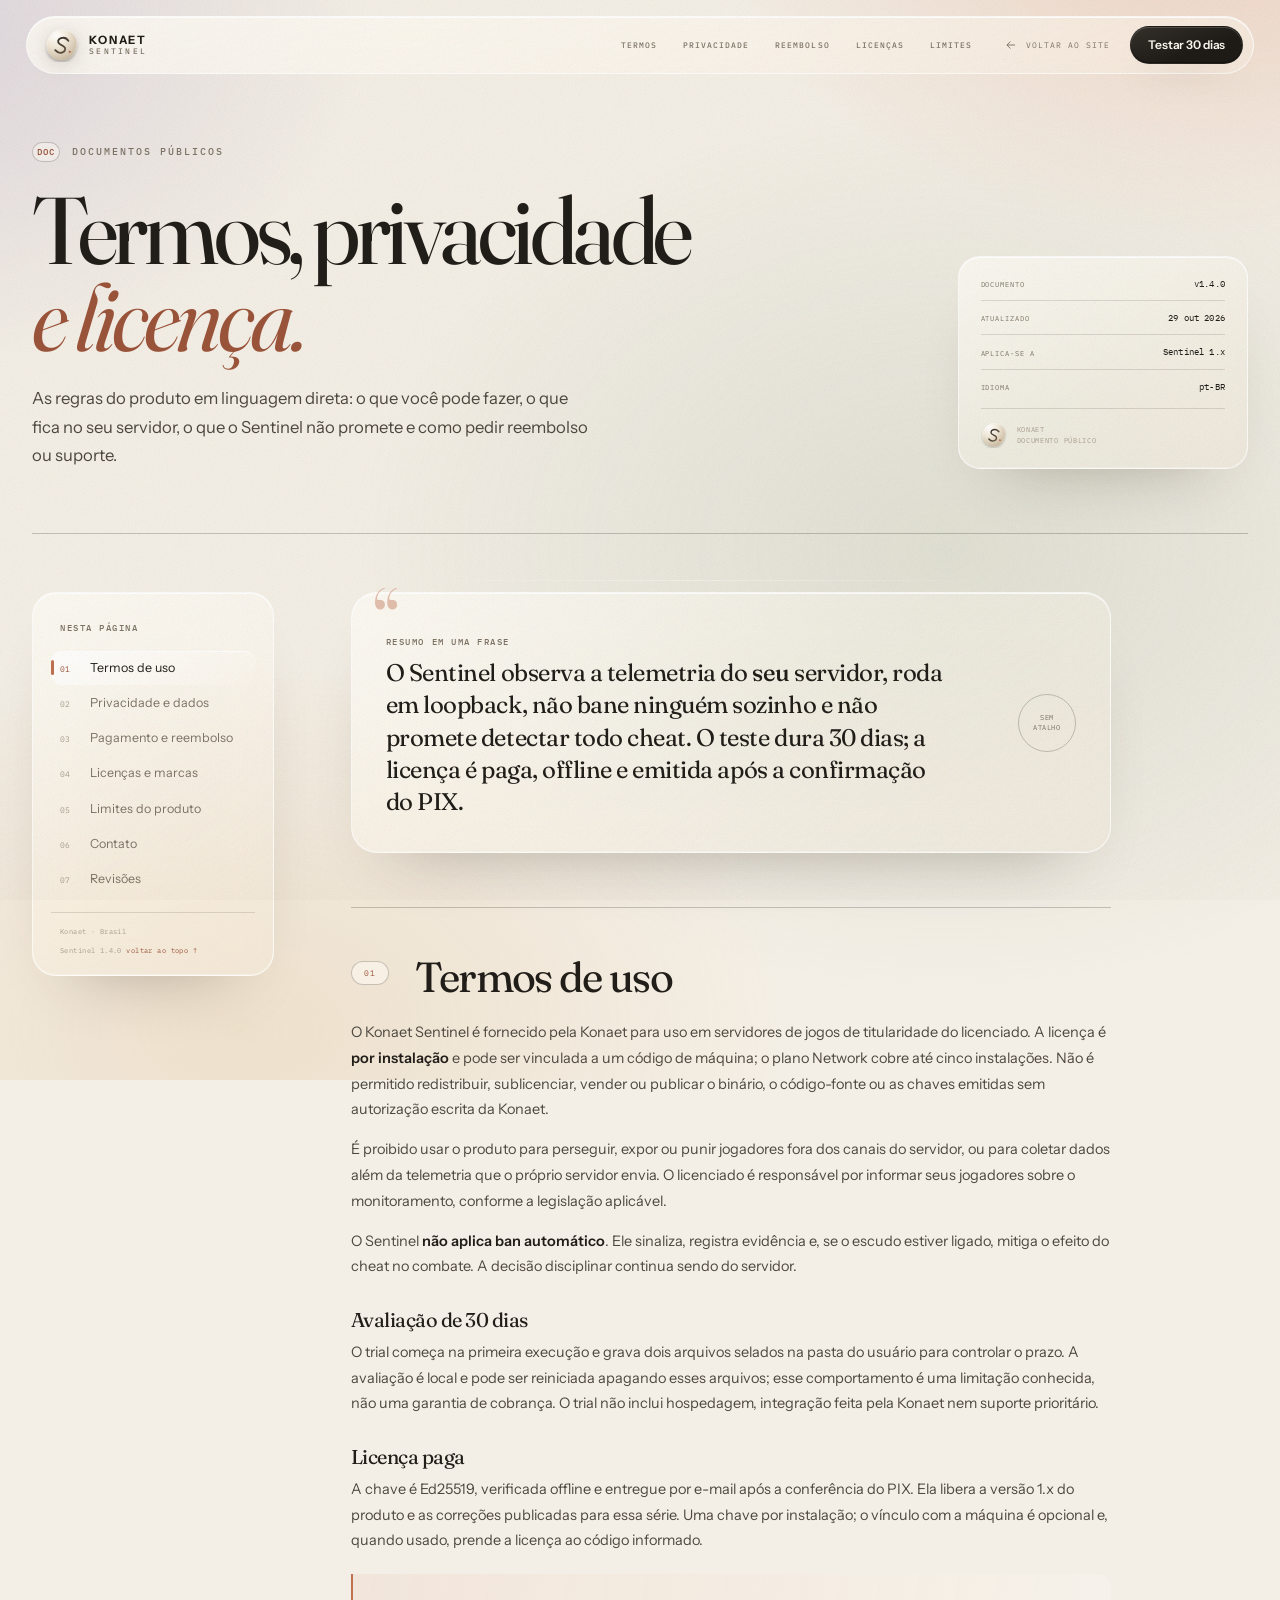
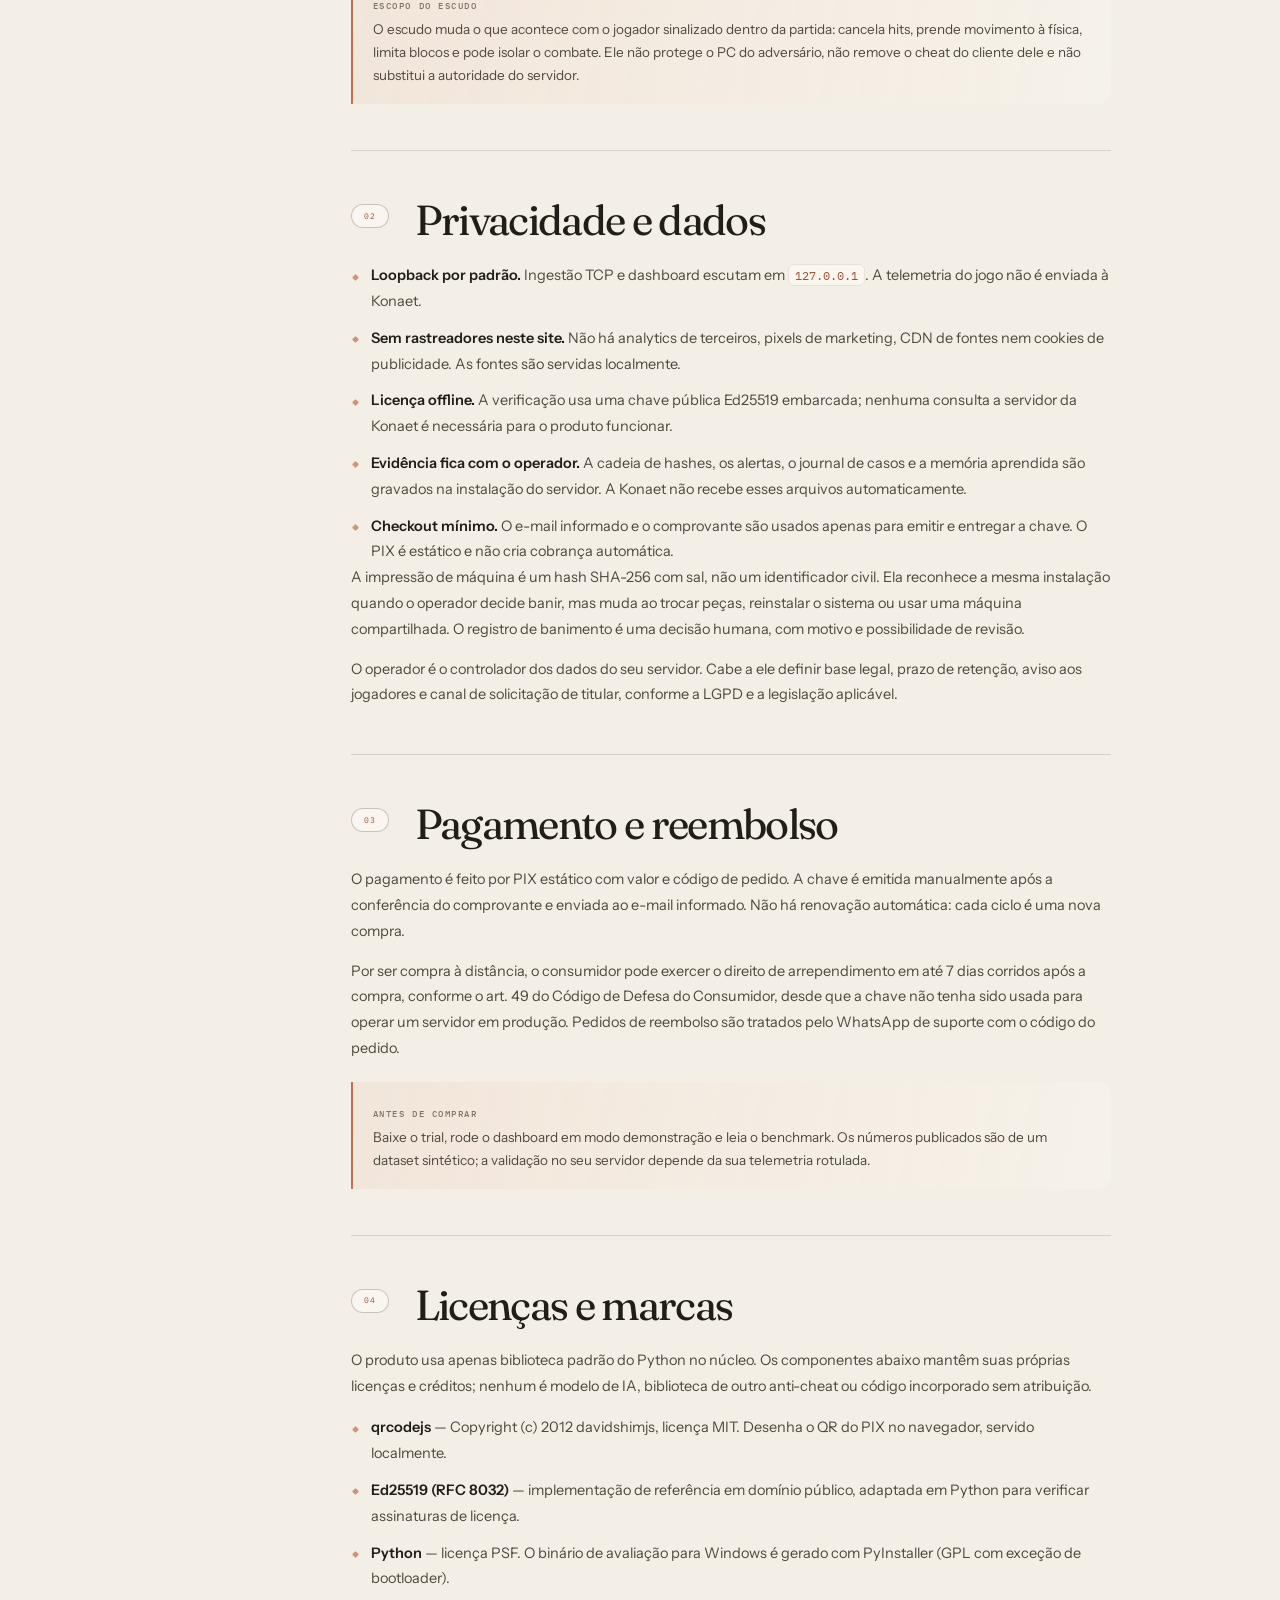
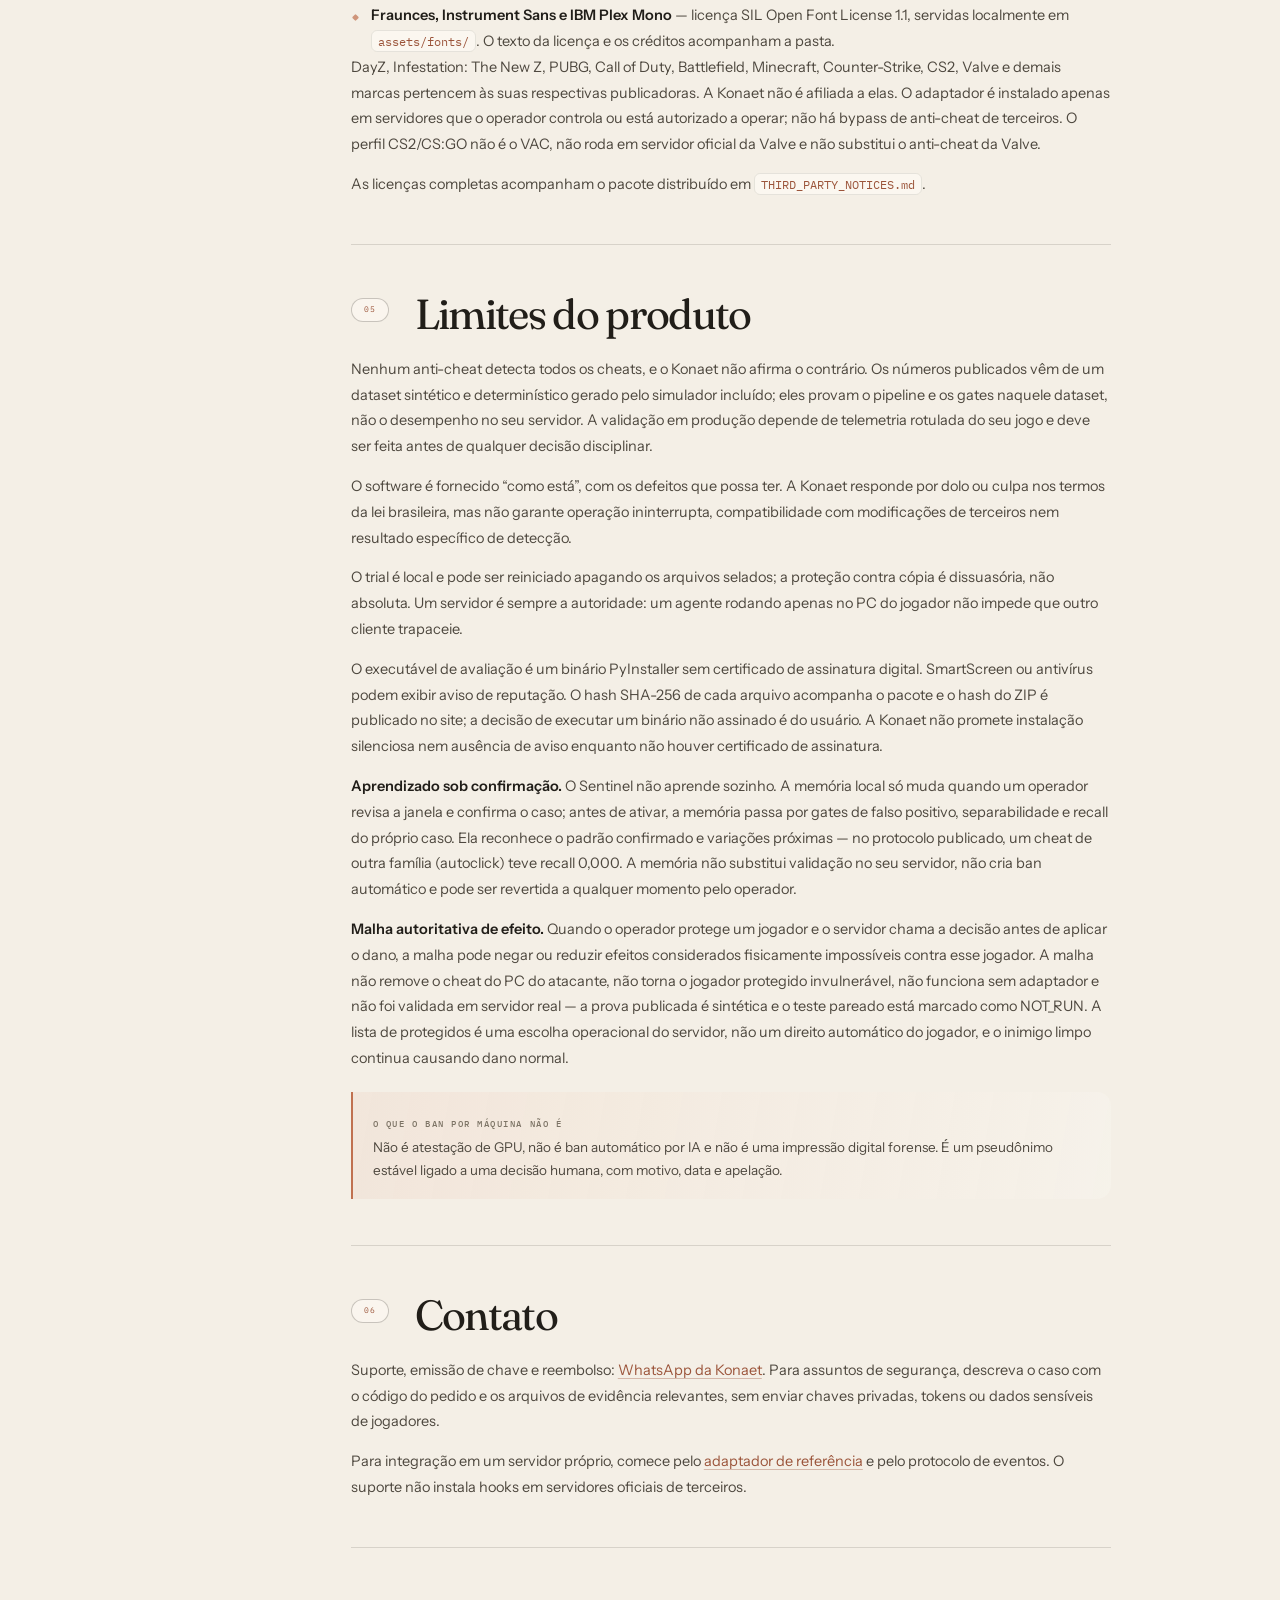
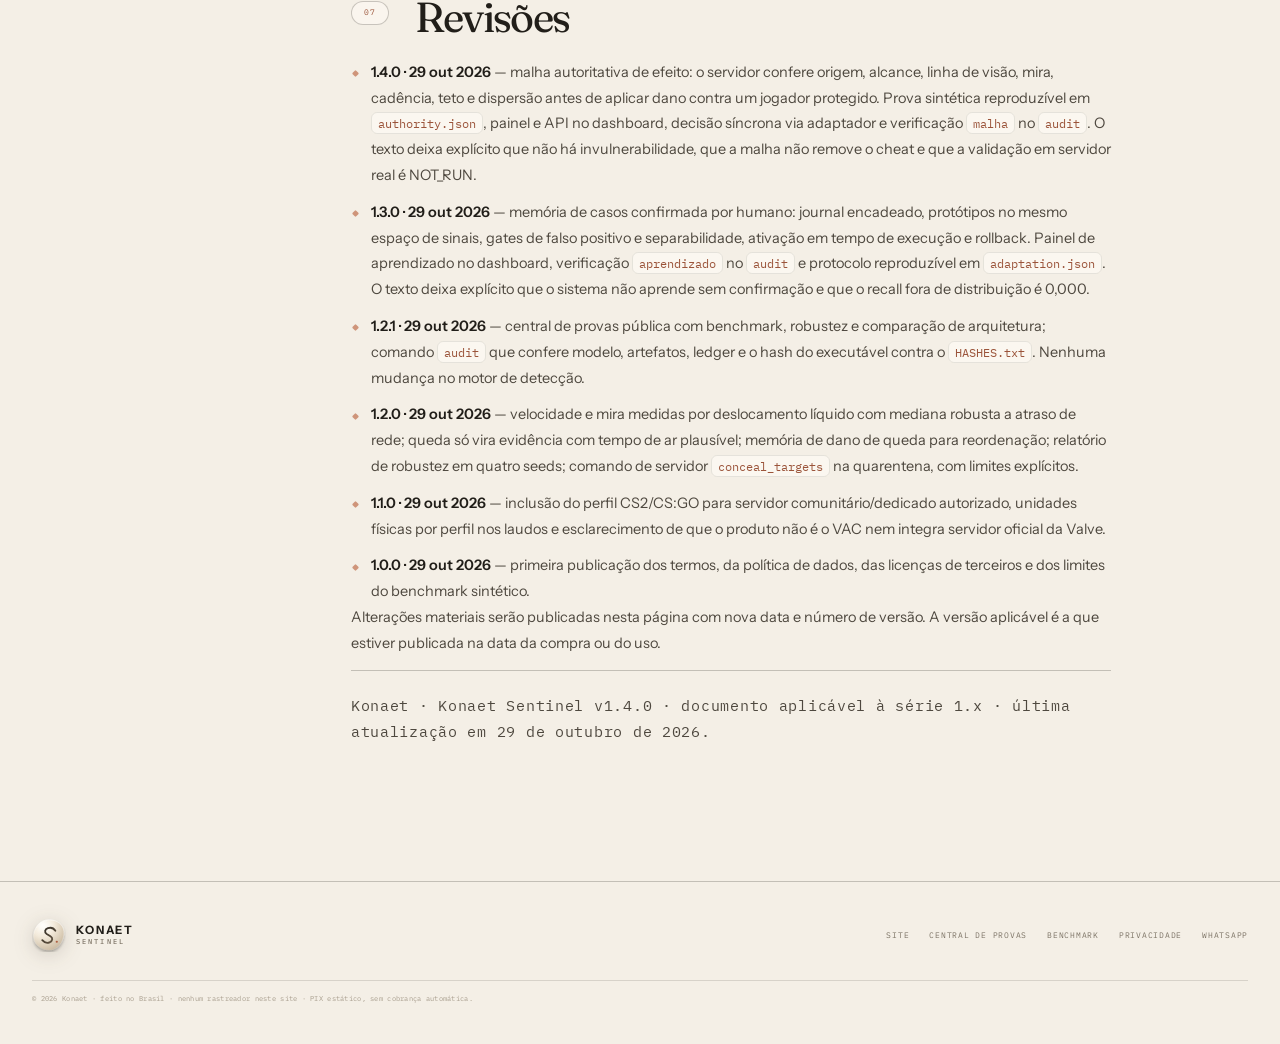
<file: legal.html>
<!doctype html>
<html lang="pt-BR">
<head>
<meta charset="utf-8">
<meta name="viewport" content="width=device-width, initial-scale=1">
<title>Termos, privacidade e licença · Konaet Sentinel</title>
<meta name="description" content="Termos de uso, privacidade, reembolso, licenças de terceiros e limites do Konaet Sentinel. Documento público da versão 1.4.0.">
<meta name="theme-color" content="#f4efe6">
<meta property="og:title" content="Termos, privacidade e licença · Konaet Sentinel">
<meta property="og:description" content="O que o Sentinel faz, o que não faz, como trata dados e quais são os limites do trial e da licença.">
<meta property="og:type" content="article">
<meta property="og:image" content="https://7dsol3.github.io/konaet-sentinel/assets/cover.jpg">
<meta property="og:image:width" content="1200">
<meta property="og:image:height" content="630">
<meta name="twitter:card" content="summary_large_image">
<meta name="twitter:image" content="https://7dsol3.github.io/konaet-sentinel/assets/cover.jpg">
<link rel="canonical" href="https://7dsol3.github.io/konaet-sentinel/legal.html">
<link rel="icon" href="assets/logo.svg" type="image/svg+xml">
<link rel="preload" as="font" href="assets/fonts/fraunces-normal-300-700-latin.woff2" type="font/woff2" crossorigin>
<link rel="preload" as="font" href="assets/fonts/instrument-sans-normal-400-700-latin.woff2" type="font/woff2" crossorigin>
<link rel="stylesheet" href="fonts.css">
<link rel="stylesheet" href="styles.css">
<link rel="stylesheet" href="legal.css">
</head>
<body class="legal-page">
<a class="skip" href="#documento">Pular para o documento</a>
<div class="grain" aria-hidden="true"></div>
<div class="legal-progress" id="legal-progress" aria-hidden="true"></div>

<header class="legal-head">
  <div class="legal-nav">
    <a class="brand" href="index.html" aria-label="Konaet Sentinel, voltar ao site">
      <img src="assets/logo.svg" alt="" width="34" height="34">
      <span class="brand-word"><b>KONAET</b><small>SENTINEL</small></span>
    </a>
    <nav class="legal-nav-links" aria-label="Documentos">
      <a href="#termos">Termos</a>
      <a href="#privacidade">Privacidade</a>
      <a href="#reembolso">Reembolso</a>
      <a href="#terceiros">Licenças</a>
      <a href="#limitacao">Limites</a>
    </nav>
    <a class="legal-back" href="index.html">
      <svg viewBox="0 0 24 24" fill="none" stroke="currentColor" stroke-width="1.6" aria-hidden="true"><path d="M19 12H5m0 0 6-6m-6 6 6 6"/></svg>
      <span>voltar ao site</span>
    </a>
    <a class="btn btn-ink btn-sm" href="index.html#planos">Testar 30 dias</a>
  </div>
</header>

<main class="legal-main wrap" id="documento">
  <div class="legal-hero">
    <div>
      <p class="kicker"><span>doc</span> documentos públicos</p>
      <h1>Termos, privacidade<br><em>e licença.</em></h1>
      <p class="legal-hero-lede">As regras do produto em linguagem direta: o que você pode fazer, o que fica no seu servidor, o que o Sentinel não promete e como pedir reembolso ou suporte.</p>
    </div>
    <aside class="legal-stamp glass" aria-label="Versão do documento">
      <dl>
        <div><dt>documento</dt><dd>v1.4.0</dd></div>
        <div><dt>atualizado</dt><dd>29 out 2026</dd></div>
        <div><dt>aplica-se a</dt><dd>Sentinel 1.x</dd></div>
        <div><dt>idioma</dt><dd>pt-BR</dd></div>
      </dl>
      <div class="stamp-seal">
        <img src="assets/logo.svg" alt="" width="26" height="26">
        <span>Konaet<br>documento público</span>
      </div>
    </aside>
  </div>

  <div class="legal-layout">
    <aside class="legal-toc glass" aria-label="Índice do documento">
      <span class="tag-label">nesta página</span>
      <nav>
        <a href="#termos" class="is-current"><i>01</i>Termos de uso</a>
        <a href="#privacidade"><i>02</i>Privacidade e dados</a>
        <a href="#reembolso"><i>03</i>Pagamento e reembolso</a>
        <a href="#terceiros"><i>04</i>Licenças e marcas</a>
        <a href="#limitacao"><i>05</i>Limites do produto</a>
        <a href="#contato"><i>06</i>Contato</a>
        <a href="#revisoes"><i>07</i>Revisões</a>
      </nav>
      <div class="legal-toc-foot">
        Konaet · Brasil<br>
        Sentinel 1.4.0
        <a href="#documento">voltar ao topo ↑</a>
      </div>
    </aside>

    <article class="legal-doc">
      <div class="legal-summary glass">
        <div>
          <span class="tag-label">resumo em uma frase</span>
          <p>O Sentinel observa a telemetria do <strong>seu</strong> servidor, roda em loopback, não bane ninguém sozinho e não promete detectar todo cheat. O teste dura 30 dias; a licença é paga, offline e emitida após a confirmação do PIX.</p>
        </div>
        <span class="legal-summary-mark" aria-hidden="true">sem<br>atalho</span>
      </div>

      <section class="legal-section" id="termos">
        <div class="legal-section-head">
          <span class="legal-section-num" aria-hidden="true">01</span>
          <h2><a class="legal-anchor" href="#termos">Termos de uso</a></h2>
        </div>
        <p>O Konaet Sentinel é fornecido pela Konaet para uso em servidores de jogos de titularidade do licenciado. A licença é <strong>por instalação</strong> e pode ser vinculada a um código de máquina; o plano Network cobre até cinco instalações. Não é permitido redistribuir, sublicenciar, vender ou publicar o binário, o código-fonte ou as chaves emitidas sem autorização escrita da Konaet.</p>
        <p>É proibido usar o produto para perseguir, expor ou punir jogadores fora dos canais do servidor, ou para coletar dados além da telemetria que o próprio servidor envia. O licenciado é responsável por informar seus jogadores sobre o monitoramento, conforme a legislação aplicável.</p>
        <p>O Sentinel <strong>não aplica ban automático</strong>. Ele sinaliza, registra evidência e, se o escudo estiver ligado, mitiga o efeito do cheat no combate. A decisão disciplinar continua sendo do servidor.</p>

        <h3>Avaliação de 30 dias</h3>
        <p>O trial começa na primeira execução e grava dois arquivos selados na pasta do usuário para controlar o prazo. A avaliação é local e pode ser reiniciada apagando esses arquivos; esse comportamento é uma limitação conhecida, não uma garantia de cobrança. O trial não inclui hospedagem, integração feita pela Konaet nem suporte prioritário.</p>

        <h3>Licença paga</h3>
        <p>A chave é Ed25519, verificada offline e entregue por e-mail após a conferência do PIX. Ela libera a versão 1.x do produto e as correções publicadas para essa série. Uma chave por instalação; o vínculo com a máquina é opcional e, quando usado, prende a licença ao código informado.</p>

        <div class="legal-note">
          <span class="tag-label">escopo do escudo</span>
          <p>O escudo muda o que acontece com o jogador sinalizado dentro da partida: cancela hits, prende movimento à física, limita blocos e pode isolar o combate. Ele não protege o PC do adversário, não remove o cheat do cliente dele e não substitui a autoridade do servidor.</p>
        </div>
      </section>

      <section class="legal-section" id="privacidade">
        <div class="legal-section-head">
          <span class="legal-section-num" aria-hidden="true">02</span>
          <h2><a class="legal-anchor" href="#privacidade">Privacidade e dados</a></h2>
        </div>
        <ul>
          <li><strong>Loopback por padrão.</strong> Ingestão TCP e dashboard escutam em <code>127.0.0.1</code>. A telemetria do jogo não é enviada à Konaet.</li>
          <li><strong>Sem rastreadores neste site.</strong> Não há analytics de terceiros, pixels de marketing, CDN de fontes nem cookies de publicidade. As fontes são servidas localmente.</li>
          <li><strong>Licença offline.</strong> A verificação usa uma chave pública Ed25519 embarcada; nenhuma consulta a servidor da Konaet é necessária para o produto funcionar.</li>
          <li><strong>Evidência fica com o operador.</strong> A cadeia de hashes, os alertas, o journal de casos e a memória aprendida são gravados na instalação do servidor. A Konaet não recebe esses arquivos automaticamente.</li>
          <li><strong>Checkout mínimo.</strong> O e-mail informado e o comprovante são usados apenas para emitir e entregar a chave. O PIX é estático e não cria cobrança automática.</li>
        </ul>
        <p>A impressão de máquina é um hash SHA-256 com sal, não um identificador civil. Ela reconhece a mesma instalação quando o operador decide banir, mas muda ao trocar peças, reinstalar o sistema ou usar uma máquina compartilhada. O registro de banimento é uma decisão humana, com motivo e possibilidade de revisão.</p>
        <p>O operador é o controlador dos dados do seu servidor. Cabe a ele definir base legal, prazo de retenção, aviso aos jogadores e canal de solicitação de titular, conforme a LGPD e a legislação aplicável.</p>
      </section>

      <section class="legal-section" id="reembolso">
        <div class="legal-section-head">
          <span class="legal-section-num" aria-hidden="true">03</span>
          <h2><a class="legal-anchor" href="#reembolso">Pagamento e reembolso</a></h2>
        </div>
        <p>O pagamento é feito por PIX estático com valor e código de pedido. A chave é emitida manualmente após a conferência do comprovante e enviada ao e-mail informado. Não há renovação automática: cada ciclo é uma nova compra.</p>
        <p>Por ser compra à distância, o consumidor pode exercer o direito de arrependimento em até 7 dias corridos após a compra, conforme o art. 49 do Código de Defesa do Consumidor, desde que a chave não tenha sido usada para operar um servidor em produção. Pedidos de reembolso são tratados pelo WhatsApp de suporte com o código do pedido.</p>
        <div class="legal-note">
          <span class="tag-label">antes de comprar</span>
          <p>Baixe o trial, rode o dashboard em modo demonstração e leia o benchmark. Os números publicados são de um dataset sintético; a validação no seu servidor depende da sua telemetria rotulada.</p>
        </div>
      </section>

      <section class="legal-section" id="terceiros">
        <div class="legal-section-head">
          <span class="legal-section-num" aria-hidden="true">04</span>
          <h2><a class="legal-anchor" href="#terceiros">Licenças e marcas</a></h2>
        </div>
        <p>O produto usa apenas biblioteca padrão do Python no núcleo. Os componentes abaixo mantêm suas próprias licenças e créditos; nenhum é modelo de IA, biblioteca de outro anti-cheat ou código incorporado sem atribuição.</p>
        <ul>
          <li><strong>qrcodejs</strong> — Copyright (c) 2012 davidshimjs, licença MIT. Desenha o QR do PIX no navegador, servido localmente.</li>
          <li><strong>Ed25519 (RFC 8032)</strong> — implementação de referência em domínio público, adaptada em Python para verificar assinaturas de licença.</li>
          <li><strong>Python</strong> — licença PSF. O binário de avaliação para Windows é gerado com PyInstaller (GPL com exceção de bootloader).</li>
          <li><strong>Fraunces, Instrument Sans e IBM Plex Mono</strong> — licença SIL Open Font License 1.1, servidas localmente em <code>assets/fonts/</code>. O texto da licença e os créditos acompanham a pasta.</li>
        </ul>
        <p>DayZ, Infestation: The New Z, PUBG, Call of Duty, Battlefield, Minecraft, Counter-Strike, CS2, Valve e demais marcas pertencem às suas respectivas publicadoras. A Konaet não é afiliada a elas. O adaptador é instalado apenas em servidores que o operador controla ou está autorizado a operar; não há bypass de anti-cheat de terceiros. O perfil CS2/CS:GO não é o VAC, não roda em servidor oficial da Valve e não substitui o anti-cheat da Valve.</p>
        <p>As licenças completas acompanham o pacote distribuído em <code>THIRD_PARTY_NOTICES.md</code>.</p>
      </section>

      <section class="legal-section" id="limitacao">
        <div class="legal-section-head">
          <span class="legal-section-num" aria-hidden="true">05</span>
          <h2><a class="legal-anchor" href="#limitacao">Limites do produto</a></h2>
        </div>
        <p>Nenhum anti-cheat detecta todos os cheats, e o Konaet não afirma o contrário. Os números publicados vêm de um dataset sintético e determinístico gerado pelo simulador incluído; eles provam o pipeline e os gates naquele dataset, não o desempenho no seu servidor. A validação em produção depende de telemetria rotulada do seu jogo e deve ser feita antes de qualquer decisão disciplinar.</p>
        <p>O software é fornecido “como está”, com os defeitos que possa ter. A Konaet responde por dolo ou culpa nos termos da lei brasileira, mas não garante operação ininterrupta, compatibilidade com modificações de terceiros nem resultado específico de detecção.</p>
        <p>O trial é local e pode ser reiniciado apagando os arquivos selados; a proteção contra cópia é dissuasória, não absoluta. Um servidor é sempre a autoridade: um agente rodando apenas no PC do jogador não impede que outro cliente trapaceie.</p>
        <p>O executável de avaliação é um binário PyInstaller sem certificado de assinatura digital. SmartScreen ou antivírus podem exibir aviso de reputação. O hash SHA-256 de cada arquivo acompanha o pacote e o hash do ZIP é publicado no site; a decisão de executar um binário não assinado é do usuário. A Konaet não promete instalação silenciosa nem ausência de aviso enquanto não houver certificado de assinatura.</p>
        <p><strong>Aprendizado sob confirmação.</strong> O Sentinel não aprende sozinho. A memória local só muda quando um operador revisa a janela e confirma o caso; antes de ativar, a memória passa por gates de falso positivo, separabilidade e recall do próprio caso. Ela reconhece o padrão confirmado e variações próximas — no protocolo publicado, um cheat de outra família (autoclick) teve recall 0,000. A memória não substitui validação no seu servidor, não cria ban automático e pode ser revertida a qualquer momento pelo operador.</p>
        <p><strong>Malha autoritativa de efeito.</strong> Quando o operador protege um jogador e o servidor chama a decisão antes de aplicar o dano, a malha pode negar ou reduzir efeitos considerados fisicamente impossíveis contra esse jogador. A malha não remove o cheat do PC do atacante, não torna o jogador protegido invulnerável, não funciona sem adaptador e não foi validada em servidor real — a prova publicada é sintética e o teste pareado está marcado como NOT_RUN. A lista de protegidos é uma escolha operacional do servidor, não um direito automático do jogador, e o inimigo limpo continua causando dano normal.</p>
        <div class="legal-note">
          <span class="tag-label">o que o ban por máquina não é</span>
          <p>Não é atestação de GPU, não é ban automático por IA e não é uma impressão digital forense. É um pseudônimo estável ligado a uma decisão humana, com motivo, data e apelação.</p>
        </div>
      </section>

      <section class="legal-section" id="contato">
        <div class="legal-section-head">
          <span class="legal-section-num" aria-hidden="true">06</span>
          <h2><a class="legal-anchor" href="#contato">Contato</a></h2>
        </div>
        <p>Suporte, emissão de chave e reembolso: <a href="https://wa.me/message/43CXZJ7NW2FPDO" target="_blank" rel="noopener">WhatsApp da Konaet</a>. Para assuntos de segurança, descreva o caso com o código do pedido e os arquivos de evidência relevantes, sem enviar chaves privadas, tokens ou dados sensíveis de jogadores.</p>
        <p>Para integração em um servidor próprio, comece pelo <a href="index.html#jogos">adaptador de referência</a> e pelo protocolo de eventos. O suporte não instala hooks em servidores oficiais de terceiros.</p>
      </section>

      <section class="legal-section" id="revisoes">
        <div class="legal-section-head">
          <span class="legal-section-num" aria-hidden="true">07</span>
          <h2><a class="legal-anchor" href="#revisoes">Revisões</a></h2>
        </div>
        <ul>
          <li><strong>1.4.0 · 29 out 2026</strong> — malha autoritativa de efeito: o servidor confere origem, alcance, linha de visão, mira, cadência, teto e dispersão antes de aplicar dano contra um jogador protegido. Prova sintética reproduzível em <code>authority.json</code>, painel e API no dashboard, decisão síncrona via adaptador e verificação <code>malha</code> no <code>audit</code>. O texto deixa explícito que não há invulnerabilidade, que a malha não remove o cheat e que a validação em servidor real é NOT_RUN.</li>
          <li><strong>1.3.0 · 29 out 2026</strong> — memória de casos confirmada por humano: journal encadeado, protótipos no mesmo espaço de sinais, gates de falso positivo e separabilidade, ativação em tempo de execução e rollback. Painel de aprendizado no dashboard, verificação <code>aprendizado</code> no <code>audit</code> e protocolo reproduzível em <code>adaptation.json</code>. O texto deixa explícito que o sistema não aprende sem confirmação e que o recall fora de distribuição é 0,000.</li>
          <li><strong>1.2.1 · 29 out 2026</strong> — central de provas pública com benchmark, robustez e comparação de arquitetura; comando <code>audit</code> que confere modelo, artefatos, ledger e o hash do executável contra o <code>HASHES.txt</code>. Nenhuma mudança no motor de detecção.</li>
          <li><strong>1.2.0 · 29 out 2026</strong> — velocidade e mira medidas por deslocamento líquido com mediana robusta a atraso de rede; queda só vira evidência com tempo de ar plausível; memória de dano de queda para reordenação; relatório de robustez em quatro seeds; comando de servidor <code>conceal_targets</code> na quarentena, com limites explícitos.</li>
          <li><strong>1.1.0 · 29 out 2026</strong> — inclusão do perfil CS2/CS:GO para servidor comunitário/dedicado autorizado, unidades físicas por perfil nos laudos e esclarecimento de que o produto não é o VAC nem integra servidor oficial da Valve.</li>
          <li><strong>1.0.0 · 29 out 2026</strong> — primeira publicação dos termos, da política de dados, das licenças de terceiros e dos limites do benchmark sintético.</li>
        </ul>
        <p>Alterações materiais serão publicadas nesta página com nova data e número de versão. A versão aplicável é a que estiver publicada na data da compra ou do uso.</p>
        <p class="legal-foot">Konaet · Konaet Sentinel v1.4.0 · documento aplicável à série 1.x · última atualização em 29 de outubro de 2026.</p>
      </section>
    </article>
  </div>
</main>

<footer class="legal-footer">
  <div class="wrap legal-footer-inner">
    <a class="brand" href="index.html" aria-label="Konaet Sentinel">
      <img src="assets/logo.svg" alt="" width="34" height="34">
      <span class="brand-word"><b>KONAET</b><small>SENTINEL</small></span>
    </a>
    <nav class="legal-footer-links" aria-label="Links do documento">
      <a href="index.html">site</a>
      <a href="provas.html">central de provas</a>
      <a href="index.html#prova">benchmark</a>
      <a href="#privacidade">privacidade</a>
      <a href="https://wa.me/message/43CXZJ7NW2FPDO" target="_blank" rel="noopener">WhatsApp</a>
    </nav>
    <p class="fine">© 2026 Konaet · feito no Brasil · nenhum rastreador neste site · PIX estático, sem cobrança automática.</p>
  </div>
</footer>

<script>
(function () {
  var bar = document.getElementById("legal-progress");
  var links = Array.prototype.slice.call(document.querySelectorAll(".legal-toc nav a"));
  var entries = links.map(function (link) {
    var id = link.getAttribute("href").slice(1);
    return { link: link, section: document.getElementById(id) };
  }).filter(function (entry) { return entry.section; });
  var ticking = false;

  function update() {
    var top = window.scrollY || window.pageYOffset;
    var max = document.documentElement.scrollHeight - window.innerHeight;
    if (bar) bar.style.transform = "scaleX(" + (max > 0 ? Math.min(top / max, 1) : 0) + ")";
    var active = entries.length ? entries[0] : null;
    entries.forEach(function (entry) {
      if (entry.section.getBoundingClientRect().top <= 180) active = entry;
    });
    if (active) {
      entries.forEach(function (entry) { entry.link.classList.toggle("is-current", entry === active); });
    }
    ticking = false;
  }

  window.addEventListener("scroll", function () {
    if (!ticking) {
      ticking = true;
      requestAnimationFrame(update);
    }
  }, { passive: true });
  update();
})();
</script>
</body>
</html>
</file>
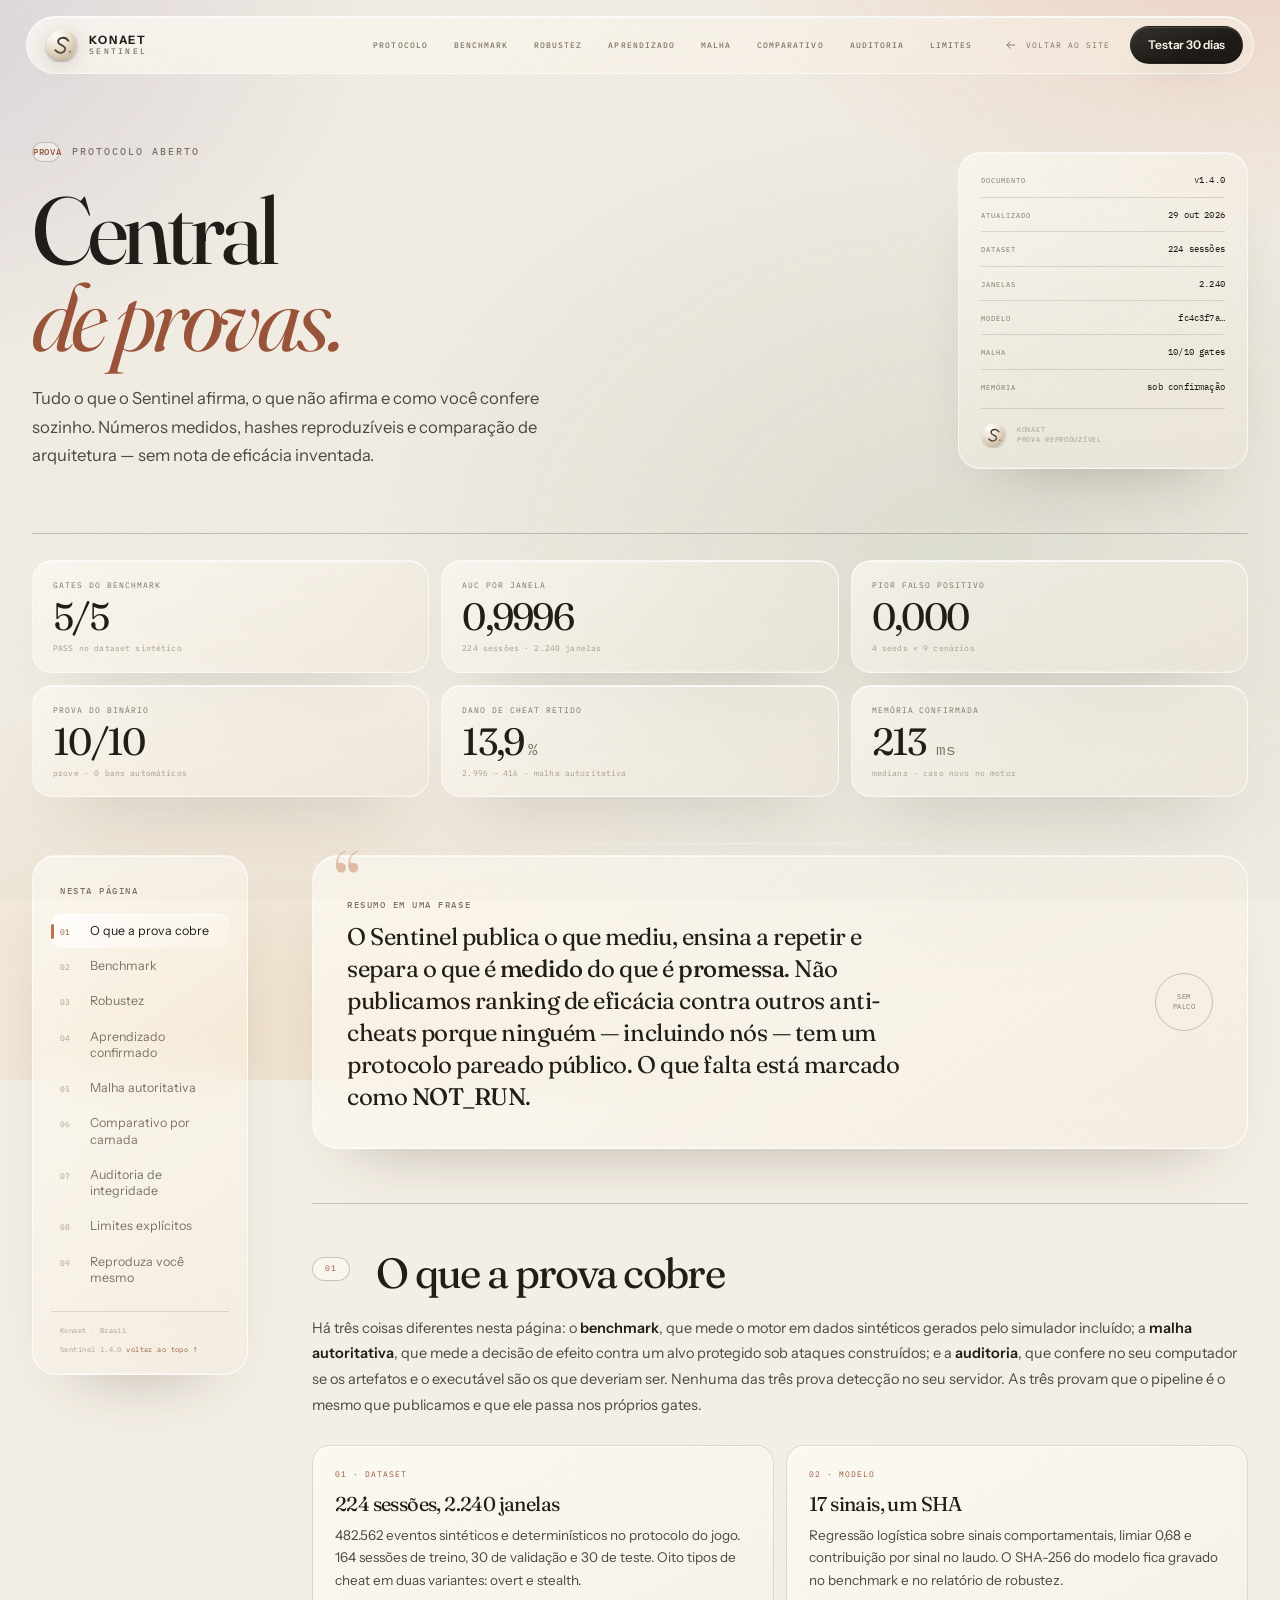
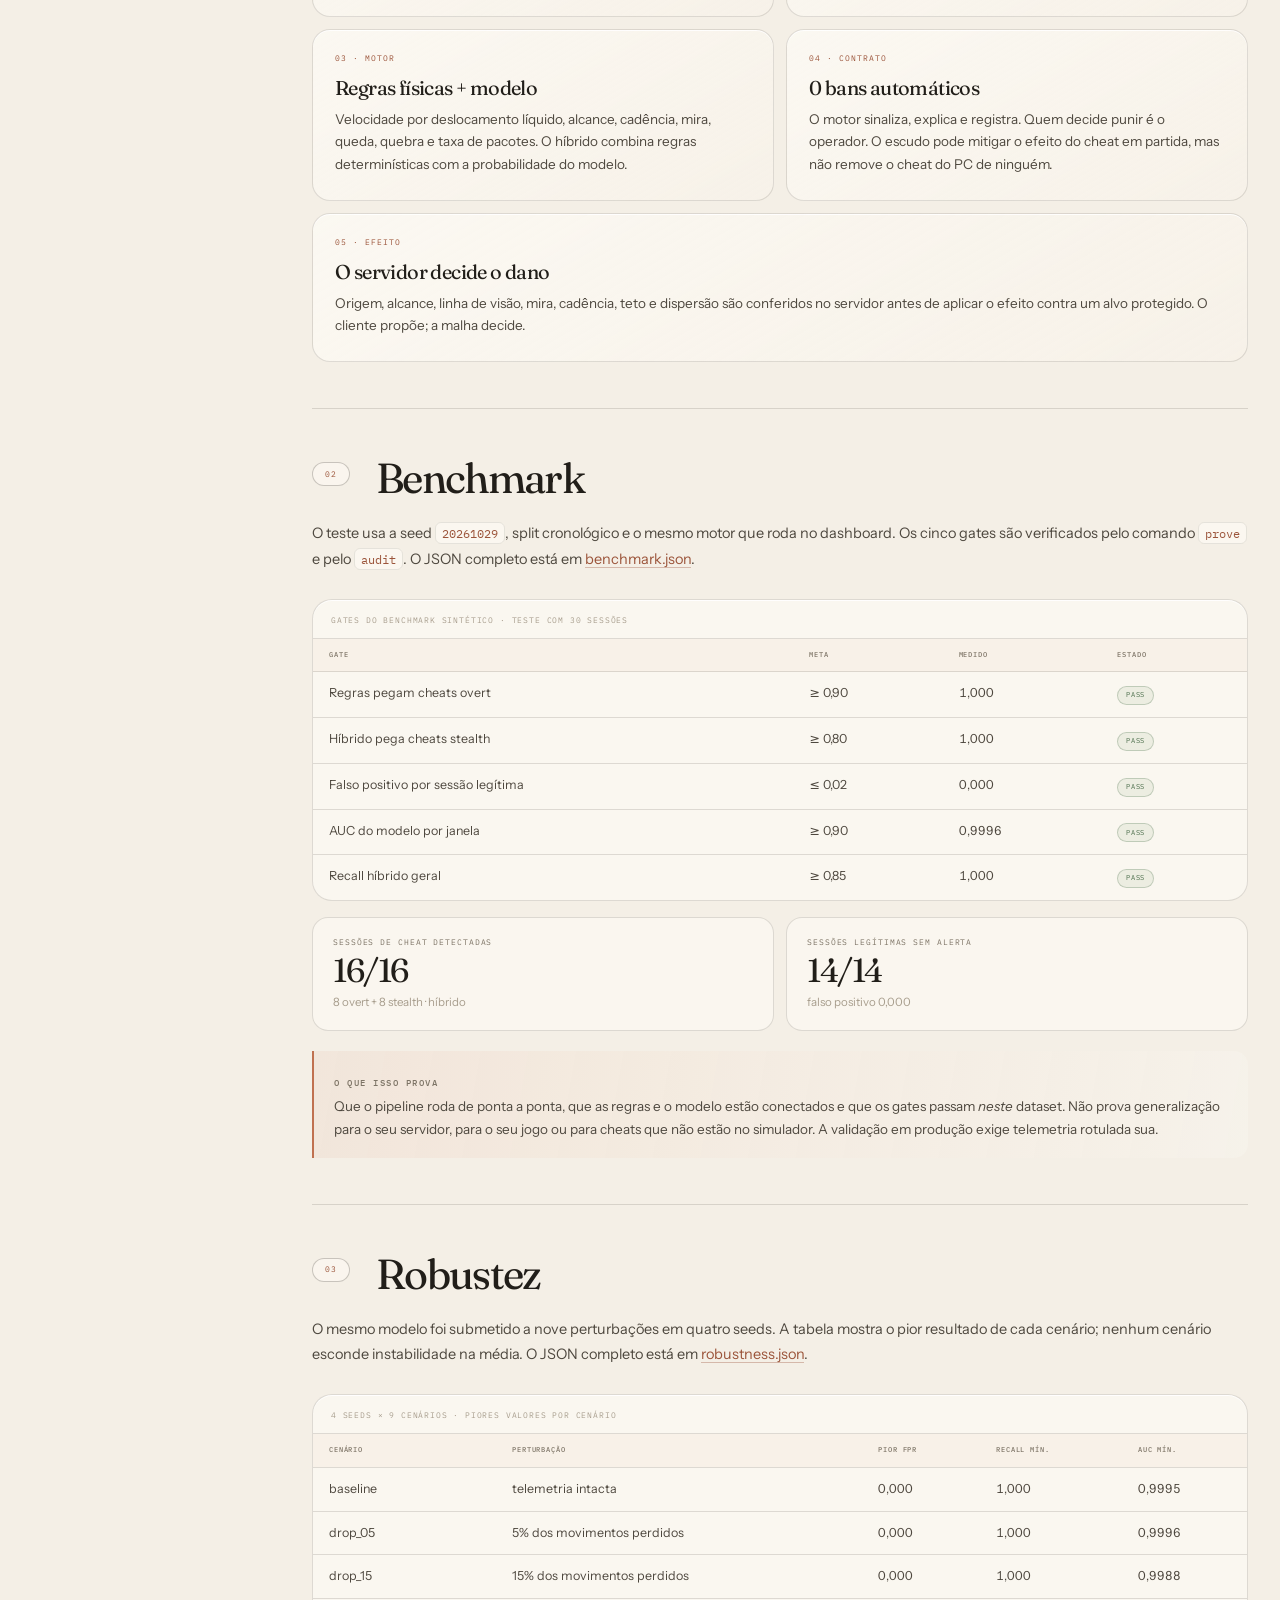
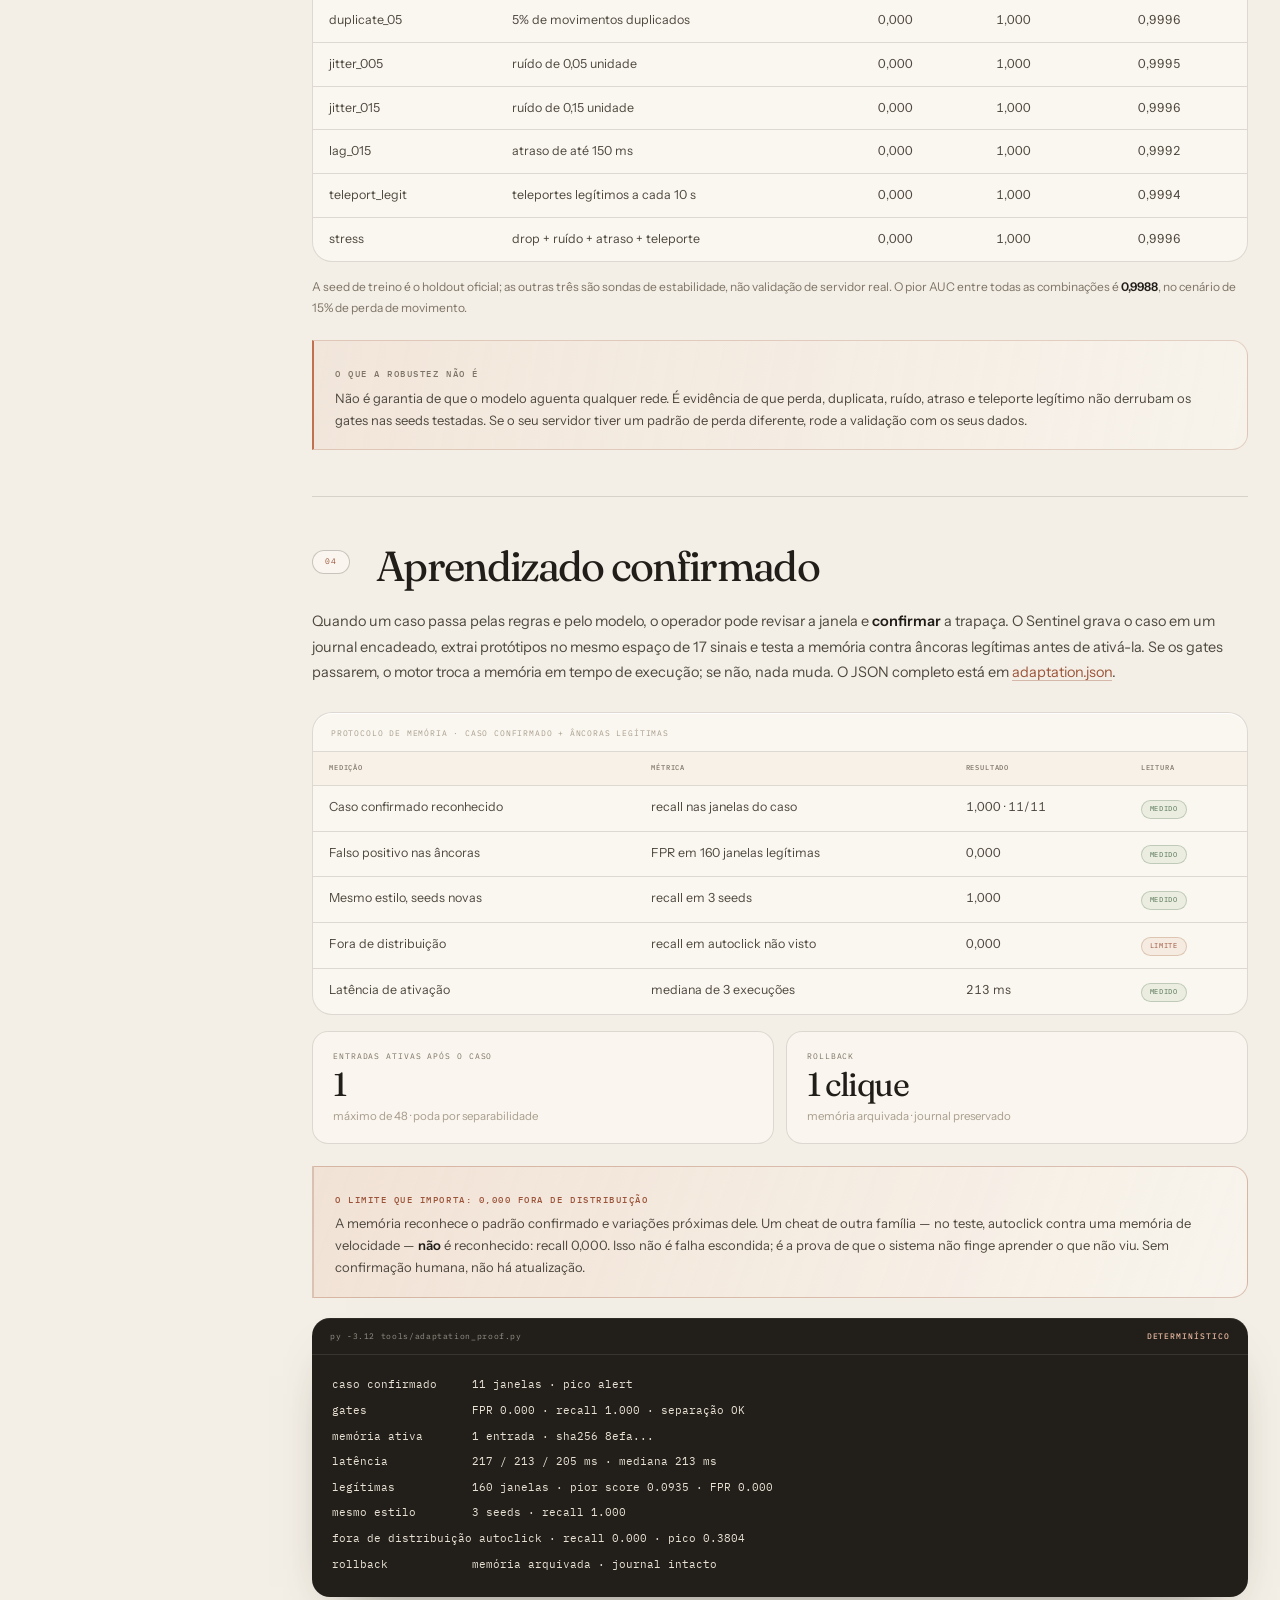
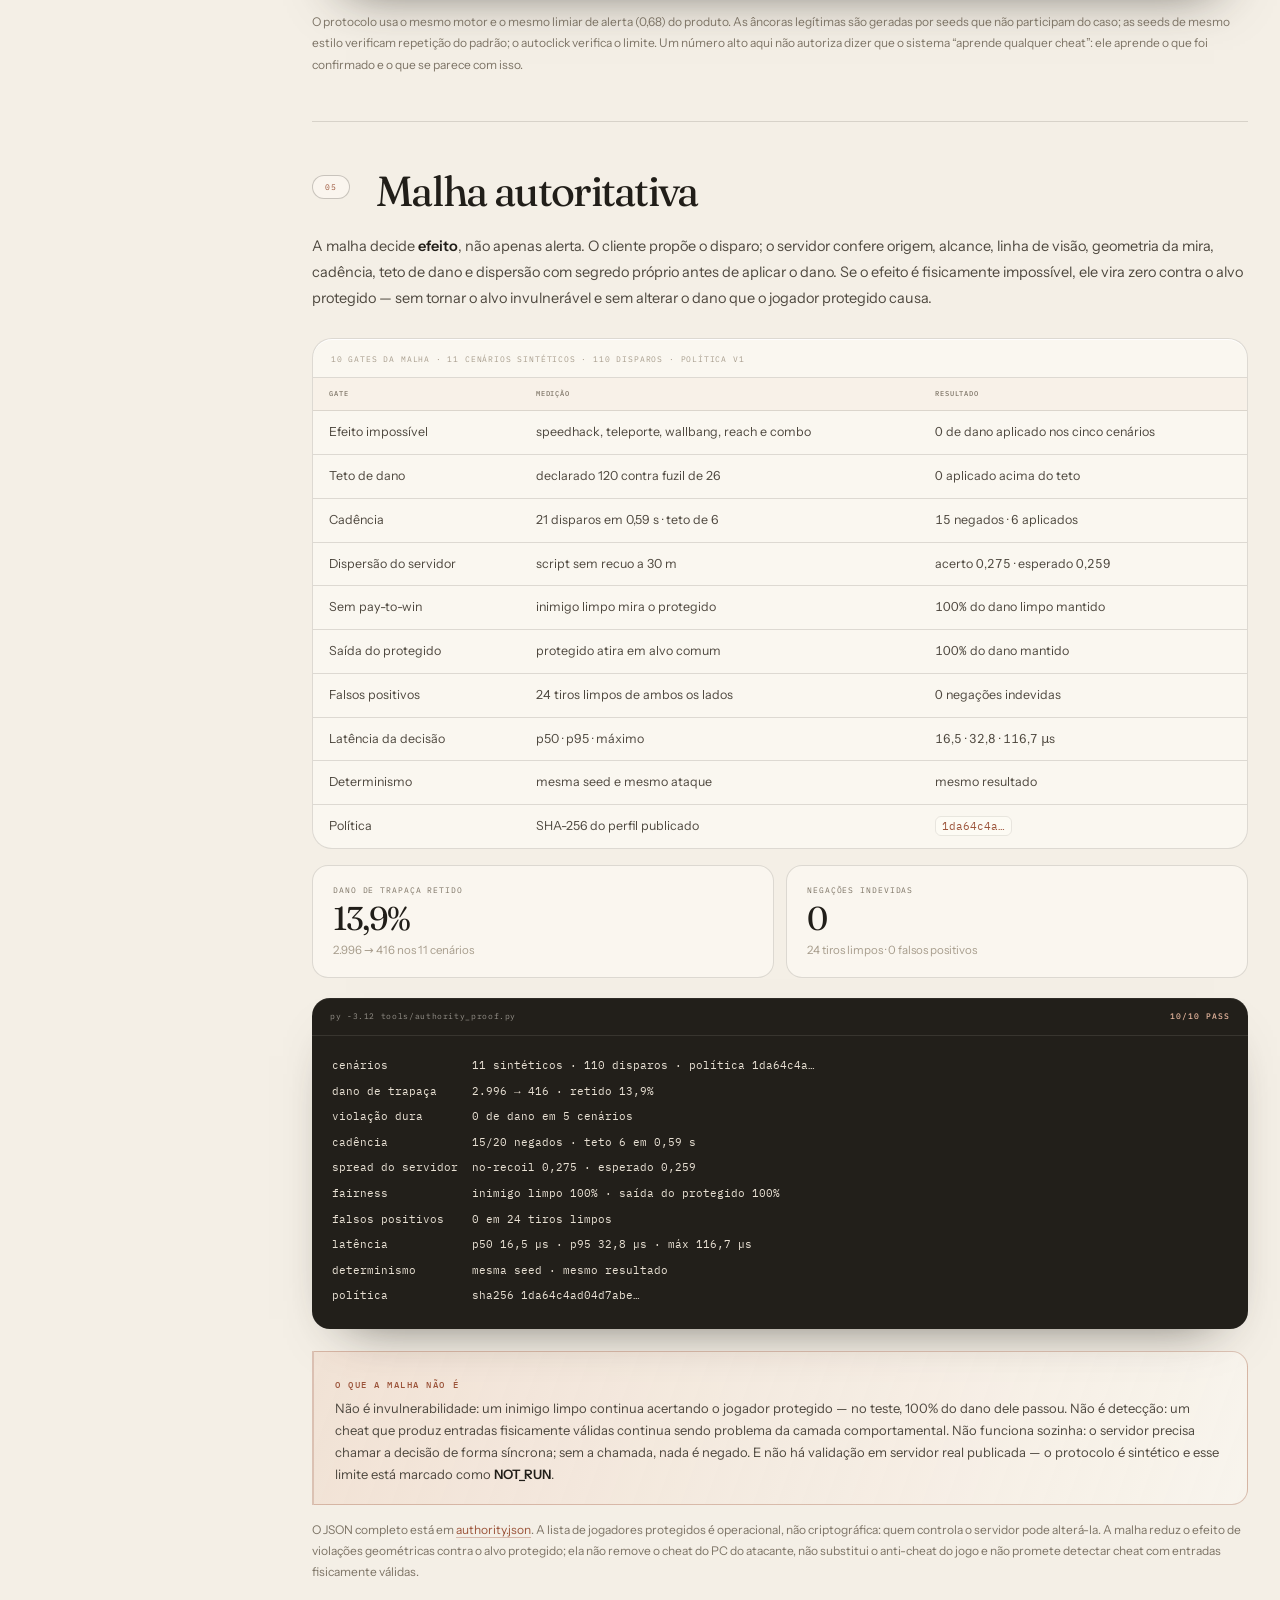
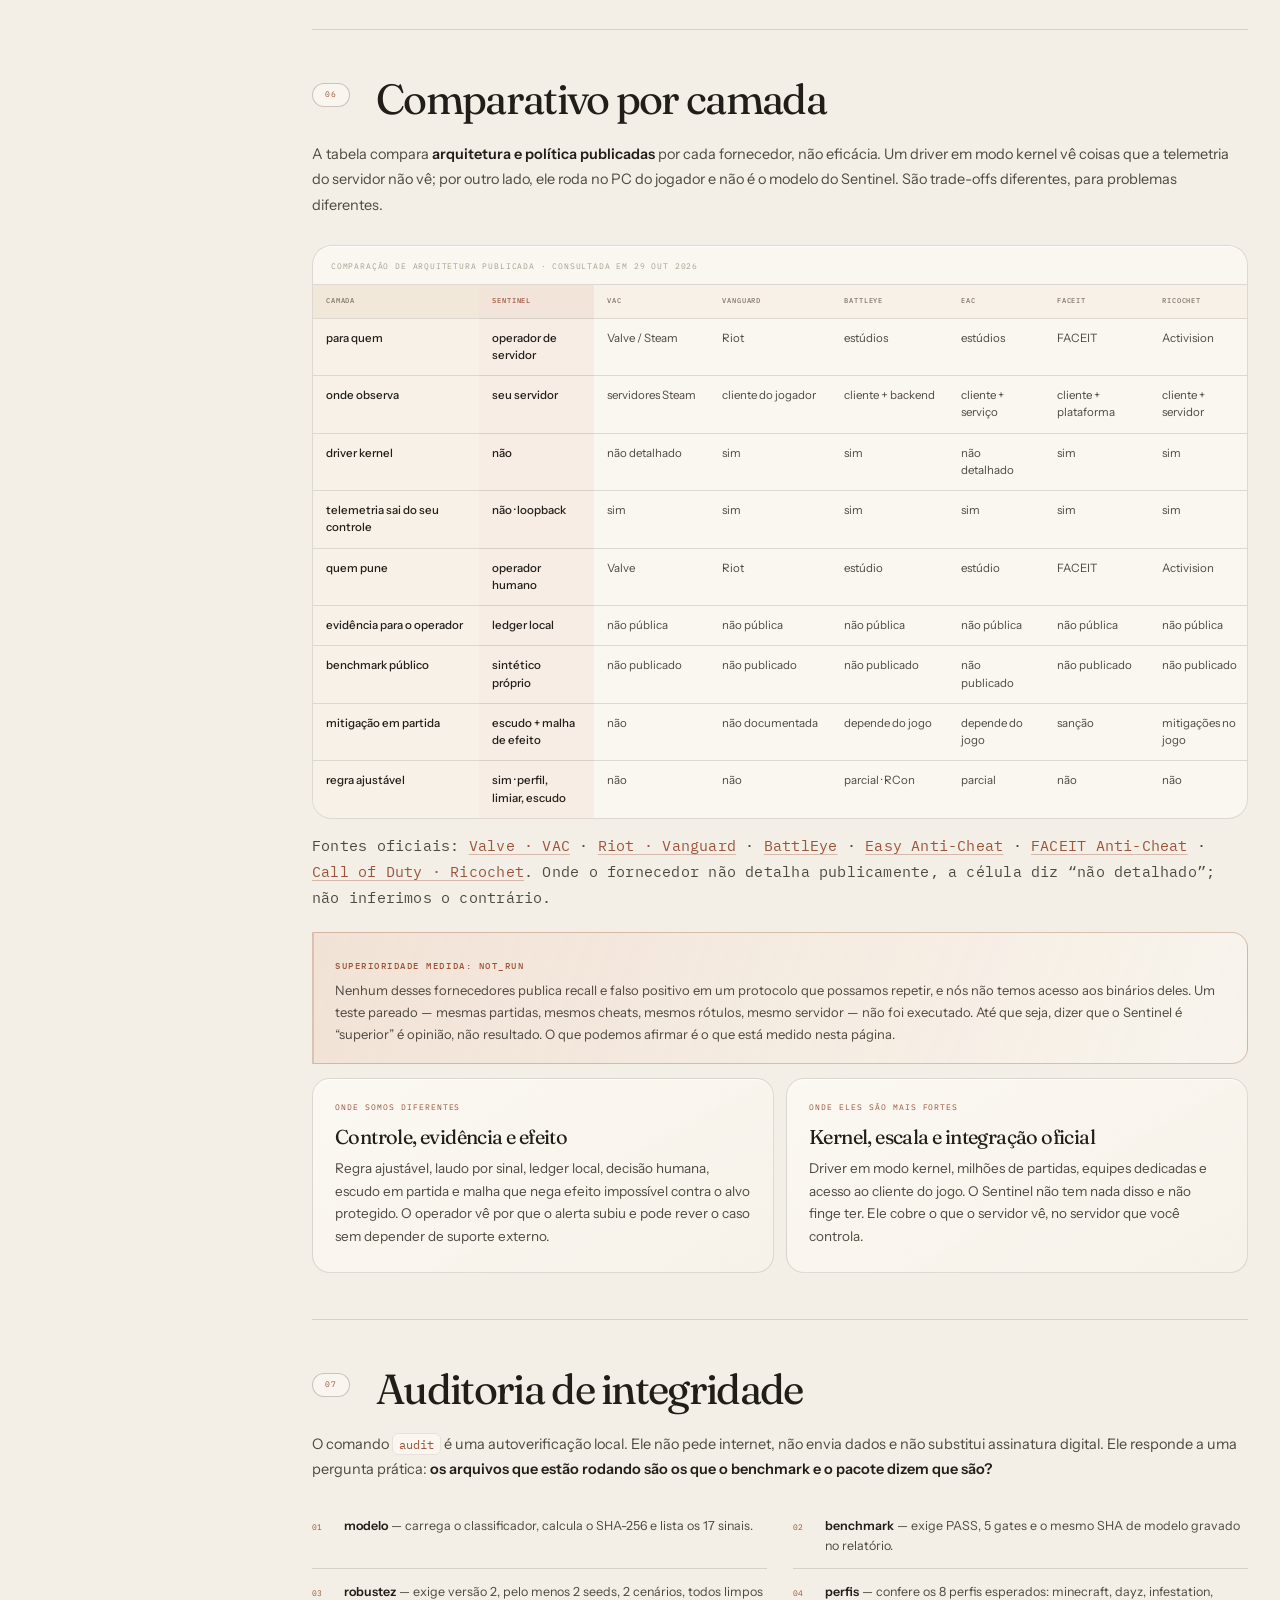
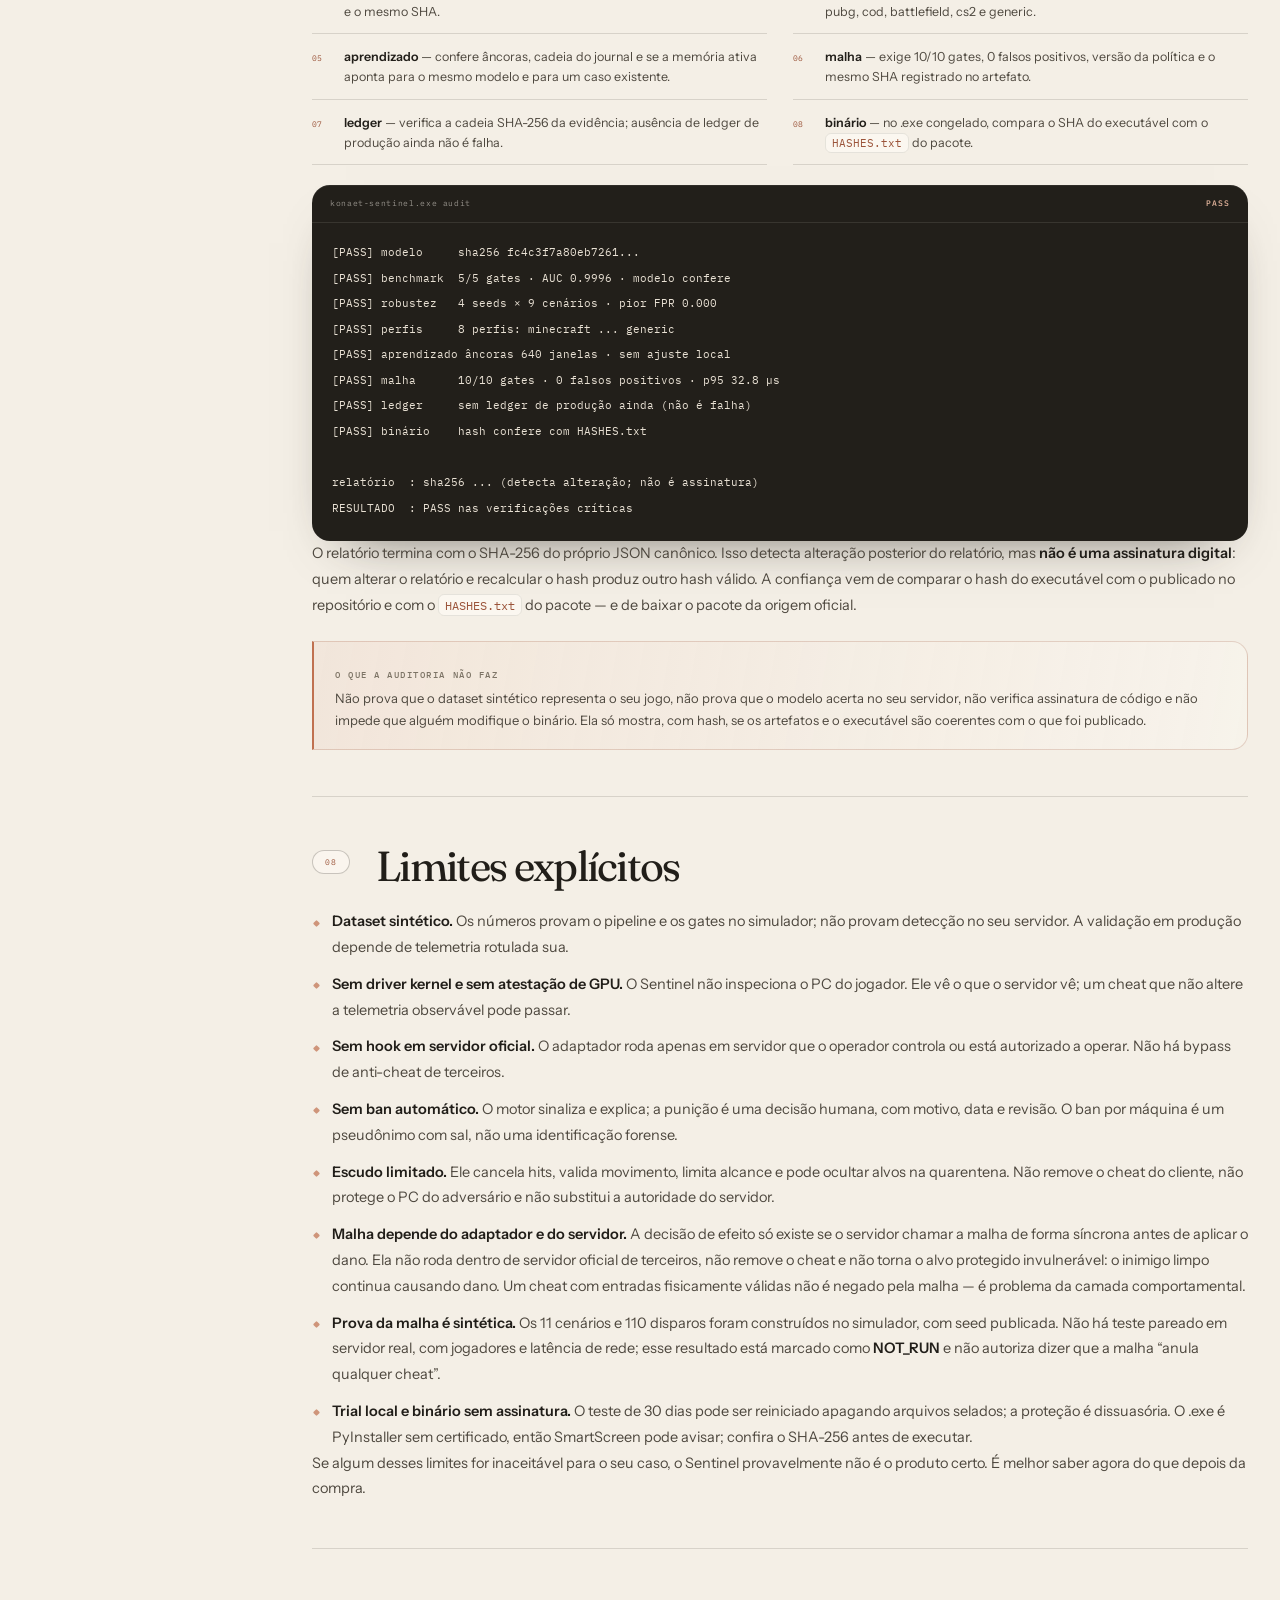
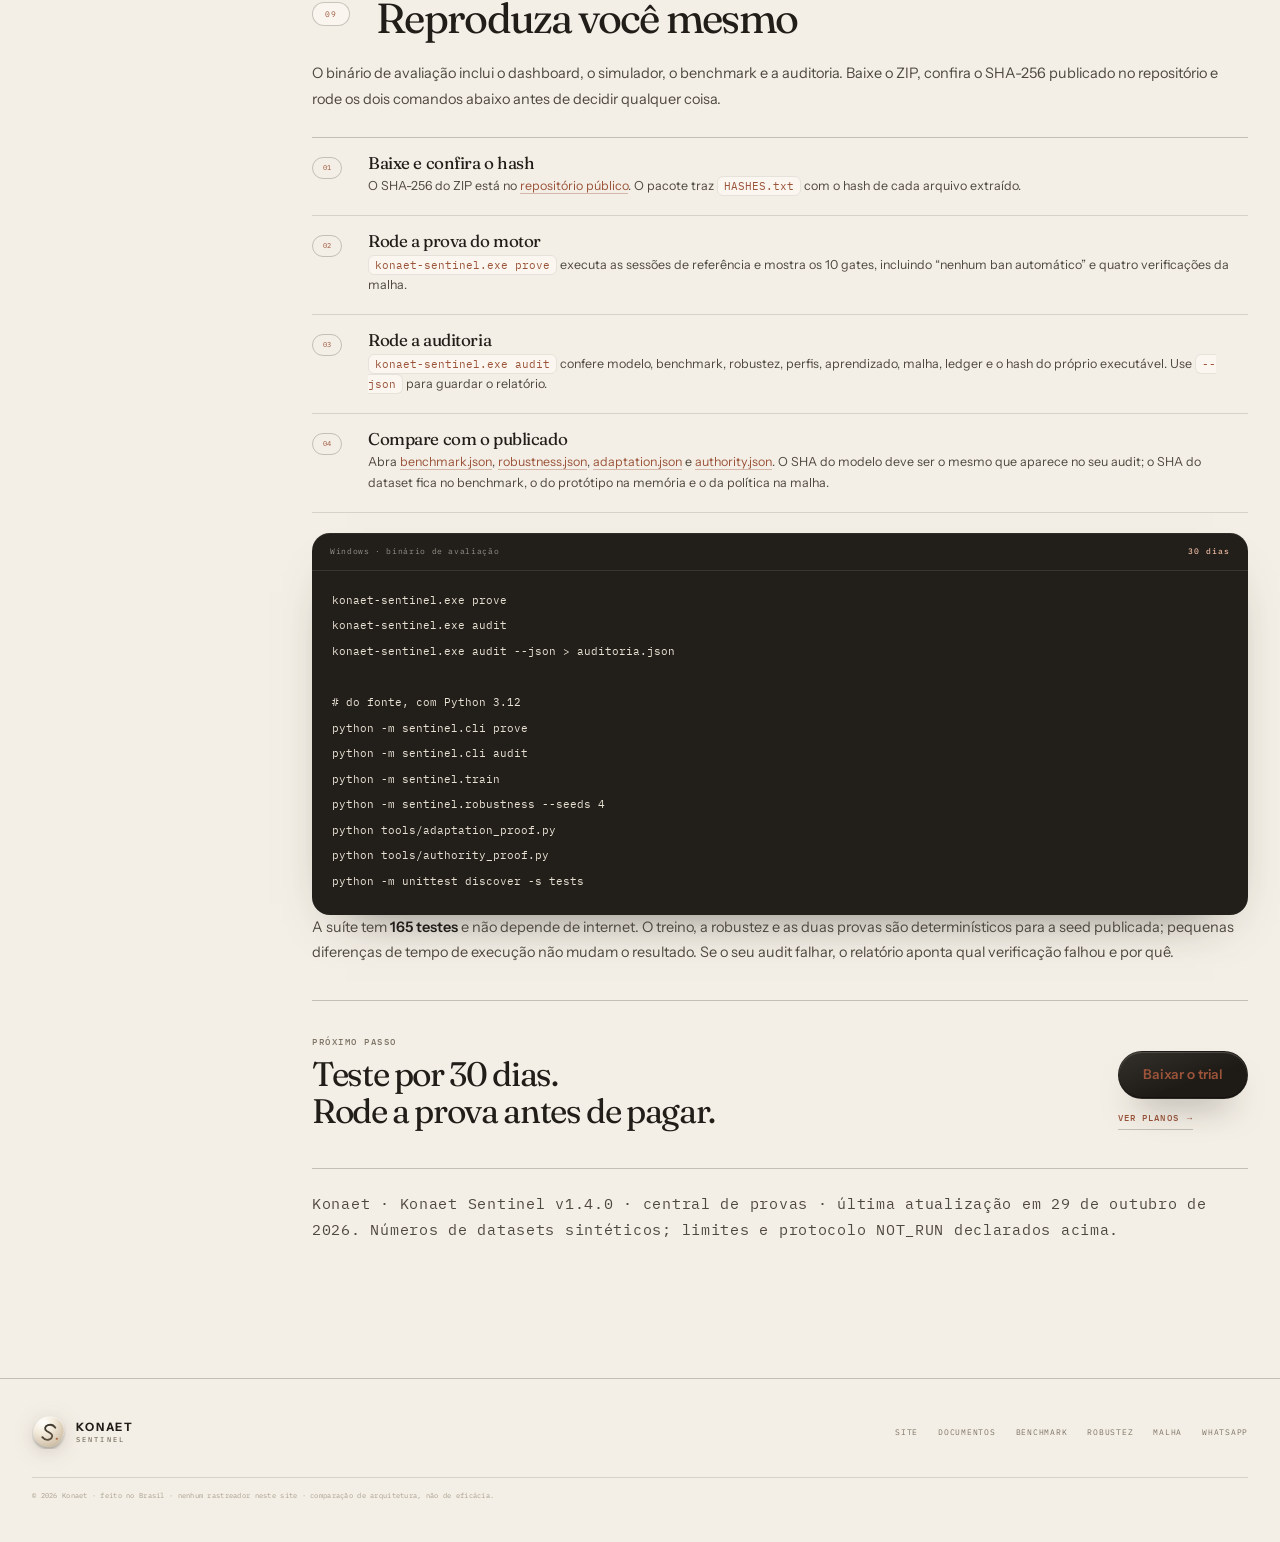
<file: provas.html>
<!doctype html>
<html lang="pt-BR">
<head>
<meta charset="utf-8">
<meta name="viewport" content="width=device-width, initial-scale=1">
<title>Central de provas · Konaet Sentinel</title>
<meta name="description" content="Benchmark, malha autoritativa de efeito, robustez, aprendizado com confirmação humana, auditoria de integridade e comparação de arquitetura com VAC, Vanguard, BattlEye, EAC, FACEIT e Ricochet. Números medidos, limites explícitos e protocolo para repetir.">
<meta name="theme-color" content="#f4efe6">
<meta property="og:title" content="Central de provas · Konaet Sentinel">
<meta property="og:description" content="O que o Sentinel mede, o que não mede e como você confere sozinho. Inclui a prova da malha autoritativa, o protocolo de memória local e o limite fora de distribuição.">
<meta property="og:type" content="article">
<meta property="og:image" content="https://7dsol3.github.io/konaet-sentinel/assets/cover.jpg">
<meta property="og:image:width" content="1200">
<meta property="og:image:height" content="630">
<meta name="twitter:card" content="summary_large_image">
<meta name="twitter:image" content="https://7dsol3.github.io/konaet-sentinel/assets/cover.jpg">
<link rel="canonical" href="https://7dsol3.github.io/konaet-sentinel/provas.html">
<link rel="icon" href="assets/logo.svg" type="image/svg+xml">
<link rel="preload" as="font" href="assets/fonts/fraunces-normal-300-700-latin.woff2" type="font/woff2" crossorigin>
<link rel="preload" as="font" href="assets/fonts/instrument-sans-normal-400-700-latin.woff2" type="font/woff2" crossorigin>
<link rel="stylesheet" href="fonts.css">
<link rel="stylesheet" href="styles.css">
<link rel="stylesheet" href="legal.css">
<link rel="stylesheet" href="provas.css">
</head>
<body class="legal-page proof-page">
<a class="skip" href="#documento">Pular para o documento</a>
<div class="grain" aria-hidden="true"></div>
<div class="legal-progress" id="legal-progress" aria-hidden="true"></div>

<header class="legal-head">
  <div class="legal-nav">
    <a class="brand" href="index.html" aria-label="Konaet Sentinel, voltar ao site">
      <img src="assets/logo.svg" alt="" width="34" height="34">
      <span class="brand-word"><b>KONAET</b><small>SENTINEL</small></span>
    </a>
    <nav class="legal-nav-links" aria-label="Seções da central de provas">
      <a href="#protocolo">Protocolo</a>
      <a href="#benchmark">Benchmark</a>
      <a href="#robustez">Robustez</a>
      <a href="#aprendizado">Aprendizado</a>
      <a href="#malha">Malha</a>
      <a href="#comparativo">Comparativo</a>
      <a href="#auditoria">Auditoria</a>
      <a href="#limites">Limites</a>
    </nav>
    <a class="legal-back" href="index.html">
      <svg viewBox="0 0 24 24" fill="none" stroke="currentColor" stroke-width="1.6" aria-hidden="true"><path d="M19 12H5m0 0 6-6m-6 6 6 6"/></svg>
      <span>voltar ao site</span>
    </a>
    <a class="btn btn-ink btn-sm" href="index.html#planos">Testar 30 dias</a>
  </div>
</header>

<main class="legal-main wrap" id="documento">
  <div class="legal-hero">
    <div>
      <p class="kicker"><span>prova</span> protocolo aberto</p>
      <h1>Central<br><em>de provas.</em></h1>
      <p class="legal-hero-lede">Tudo o que o Sentinel afirma, o que não afirma e como você confere sozinho. Números medidos, hashes reproduzíveis e comparação de arquitetura — sem nota de eficácia inventada.</p>
    </div>
    <aside class="legal-stamp glass" aria-label="Resumo da prova">
      <dl>
        <div><dt>documento</dt><dd>v1.4.0</dd></div>
        <div><dt>atualizado</dt><dd>29 out 2026</dd></div>
        <div><dt>dataset</dt><dd>224 sessões</dd></div>
        <div><dt>janelas</dt><dd>2.240</dd></div>
        <div><dt>modelo</dt><dd>fc4c3f7a…</dd></div>
        <div><dt>malha</dt><dd>10/10 gates</dd></div>
        <div><dt>memória</dt><dd>sob confirmação</dd></div>
      </dl>
      <div class="stamp-seal">
        <img src="assets/logo.svg" alt="" width="26" height="26">
        <span>Konaet<br>prova reproduzível</span>
      </div>
    </aside>
  </div>

  <div class="pv-metrics" aria-label="Números principais">
    <article class="pv-metric glass">
      <span>gates do benchmark</span>
      <strong>5/5</strong>
      <small>PASS no dataset sintético</small>
    </article>
    <article class="pv-metric glass">
      <span>AUC por janela</span>
      <strong>0,9996</strong>
      <small>224 sessões · 2.240 janelas</small>
    </article>
    <article class="pv-metric glass">
      <span>pior falso positivo</span>
      <strong>0,000</strong>
      <small>4 seeds × 9 cenários</small>
    </article>
    <article class="pv-metric glass">
      <span>prova do binário</span>
      <strong>10/10</strong>
      <small>prove · 0 bans automáticos</small>
    </article>
    <article class="pv-metric glass">
      <span>dano de cheat retido</span>
      <strong>13,9<em>%</em></strong>
      <small>2.996 → 416 · malha autoritativa</small>
    </article>
    <article class="pv-metric glass">
      <span>memória confirmada</span>
      <strong>213 <em>ms</em></strong>
      <small>mediana · caso novo no motor</small>
    </article>
  </div>

  <div class="legal-layout">
    <aside class="legal-toc glass" aria-label="Índice da central de provas">
      <span class="tag-label">nesta página</span>
      <nav>
        <a href="#protocolo" class="is-current"><i>01</i>O que a prova cobre</a>
        <a href="#benchmark"><i>02</i>Benchmark</a>
        <a href="#robustez"><i>03</i>Robustez</a>
        <a href="#aprendizado"><i>04</i>Aprendizado confirmado</a>
        <a href="#malha"><i>05</i>Malha autoritativa</a>
        <a href="#comparativo"><i>06</i>Comparativo por camada</a>
        <a href="#auditoria"><i>07</i>Auditoria de integridade</a>
        <a href="#limites"><i>08</i>Limites explícitos</a>
        <a href="#reproduza"><i>09</i>Reproduza você mesmo</a>
      </nav>
      <div class="legal-toc-foot">
        Konaet · Brasil<br>
        Sentinel 1.4.0
        <a href="#documento">voltar ao topo ↑</a>
      </div>
    </aside>

    <article class="legal-doc">
      <div class="legal-summary glass">
        <div>
          <span class="tag-label">resumo em uma frase</span>
          <p>O Sentinel publica o que mediu, ensina a repetir e separa o que é <strong>medido</strong> do que é <strong>promessa</strong>. Não publicamos ranking de eficácia contra outros anti-cheats porque ninguém — incluindo nós — tem um protocolo pareado público. O que falta está marcado como <strong>NOT_RUN</strong>.</p>
        </div>
        <span class="legal-summary-mark" aria-hidden="true">sem<br>palco</span>
      </div>

      <section class="legal-section" id="protocolo">
        <div class="legal-section-head">
          <span class="legal-section-num" aria-hidden="true">01</span>
          <h2><a class="legal-anchor" href="#protocolo">O que a prova cobre</a></h2>
        </div>
        <p>Há três coisas diferentes nesta página: o <strong>benchmark</strong>, que mede o motor em dados sintéticos gerados pelo simulador incluído; a <strong>malha autoritativa</strong>, que mede a decisão de efeito contra um alvo protegido sob ataques construídos; e a <strong>auditoria</strong>, que confere no seu computador se os artefatos e o executável são os que deveriam ser. Nenhuma das três prova detecção no seu servidor. As três provam que o pipeline é o mesmo que publicamos e que ele passa nos próprios gates.</p>

        <div class="pv-grid">
          <article class="pv-card">
            <span class="pv-num">01 · dataset</span>
            <h3>224 sessões, 2.240 janelas</h3>
            <p>482.562 eventos sintéticos e determinísticos no protocolo do jogo. 164 sessões de treino, 30 de validação e 30 de teste. Oito tipos de cheat em duas variantes: overt e stealth.</p>
          </article>
          <article class="pv-card">
            <span class="pv-num">02 · modelo</span>
            <h3>17 sinais, um SHA</h3>
            <p>Regressão logística sobre sinais comportamentais, limiar 0,68 e contribuição por sinal no laudo. O SHA-256 do modelo fica gravado no benchmark e no relatório de robustez.</p>
          </article>
          <article class="pv-card">
            <span class="pv-num">03 · motor</span>
            <h3>Regras físicas + modelo</h3>
            <p>Velocidade por deslocamento líquido, alcance, cadência, mira, queda, quebra e taxa de pacotes. O híbrido combina regras determinísticas com a probabilidade do modelo.</p>
          </article>
          <article class="pv-card">
            <span class="pv-num">04 · contrato</span>
            <h3>0 bans automáticos</h3>
            <p>O motor sinaliza, explica e registra. Quem decide punir é o operador. O escudo pode mitigar o efeito do cheat em partida, mas não remove o cheat do PC de ninguém.</p>
          </article>
          <article class="pv-card">
            <span class="pv-num">05 · efeito</span>
            <h3>O servidor decide o dano</h3>
            <p>Origem, alcance, linha de visão, mira, cadência, teto e dispersão são conferidos no servidor antes de aplicar o efeito contra um alvo protegido. O cliente propõe; a malha decide.</p>
          </article>
        </div>
      </section>

      <section class="legal-section" id="benchmark">
        <div class="legal-section-head">
          <span class="legal-section-num" aria-hidden="true">02</span>
          <h2><a class="legal-anchor" href="#benchmark">Benchmark</a></h2>
        </div>
        <p>O teste usa a seed <code>20261029</code>, split cronológico e o mesmo motor que roda no dashboard. Os cinco gates são verificados pelo comando <code>prove</code> e pelo <code>audit</code>. O JSON completo está em <a href="assets/benchmark.json" target="_blank" rel="noopener">benchmark.json</a>.</p>

        <div class="pv-scroll">
          <table class="pv-table">
            <caption>Gates do benchmark sintético · teste com 30 sessões</caption>
            <thead><tr><th>gate</th><th>meta</th><th>medido</th><th>estado</th></tr></thead>
            <tbody>
              <tr><td>Regras pegam cheats overt</td><td>≥ 0,90</td><td>1,000</td><td><span class="pv-pass">PASS</span></td></tr>
              <tr><td>Híbrido pega cheats stealth</td><td>≥ 0,80</td><td>1,000</td><td><span class="pv-pass">PASS</span></td></tr>
              <tr><td>Falso positivo por sessão legítima</td><td>≤ 0,02</td><td>0,000</td><td><span class="pv-pass">PASS</span></td></tr>
              <tr><td>AUC do modelo por janela</td><td>≥ 0,90</td><td>0,9996</td><td><span class="pv-pass">PASS</span></td></tr>
              <tr><td>Recall híbrido geral</td><td>≥ 0,85</td><td>1,000</td><td><span class="pv-pass">PASS</span></td></tr>
            </tbody>
          </table>
        </div>

        <div class="pv-two">
          <div class="pv-stat">
            <span>sessões de cheat detectadas</span>
            <strong>16/16</strong>
            <small>8 overt + 8 stealth · híbrido</small>
          </div>
          <div class="pv-stat">
            <span>sessões legítimas sem alerta</span>
            <strong>14/14</strong>
            <small>falso positivo 0,000</small>
          </div>
        </div>

        <div class="legal-note">
          <span class="tag-label">o que isso prova</span>
          <p>Que o pipeline roda de ponta a ponta, que as regras e o modelo estão conectados e que os gates passam <em>neste</em> dataset. Não prova generalização para o seu servidor, para o seu jogo ou para cheats que não estão no simulador. A validação em produção exige telemetria rotulada sua.</p>
        </div>
      </section>

      <section class="legal-section" id="robustez">
        <div class="legal-section-head">
          <span class="legal-section-num" aria-hidden="true">03</span>
          <h2><a class="legal-anchor" href="#robustez">Robustez</a></h2>
        </div>
        <p>O mesmo modelo foi submetido a nove perturbações em quatro seeds. A tabela mostra o pior resultado de cada cenário; nenhum cenário esconde instabilidade na média. O JSON completo está em <a href="assets/robustness.json" target="_blank" rel="noopener">robustness.json</a>.</p>

        <div class="pv-scroll">
          <table class="pv-table pv-table-compact">
            <caption>4 seeds × 9 cenários · piores valores por cenário</caption>
            <thead><tr><th>cenário</th><th>perturbação</th><th>pior FPR</th><th>recall mín.</th><th>AUC mín.</th></tr></thead>
            <tbody>
              <tr><td>baseline</td><td>telemetria intacta</td><td>0,000</td><td>1,000</td><td>0,9995</td></tr>
              <tr><td>drop_05</td><td>5% dos movimentos perdidos</td><td>0,000</td><td>1,000</td><td>0,9996</td></tr>
              <tr><td>drop_15</td><td>15% dos movimentos perdidos</td><td>0,000</td><td>1,000</td><td>0,9988</td></tr>
              <tr><td>duplicate_05</td><td>5% de movimentos duplicados</td><td>0,000</td><td>1,000</td><td>0,9996</td></tr>
              <tr><td>jitter_005</td><td>ruído de 0,05 unidade</td><td>0,000</td><td>1,000</td><td>0,9995</td></tr>
              <tr><td>jitter_015</td><td>ruído de 0,15 unidade</td><td>0,000</td><td>1,000</td><td>0,9996</td></tr>
              <tr><td>lag_015</td><td>atraso de até 150 ms</td><td>0,000</td><td>1,000</td><td>0,9992</td></tr>
              <tr><td>teleport_legit</td><td>teleportes legítimos a cada 10 s</td><td>0,000</td><td>1,000</td><td>0,9994</td></tr>
              <tr><td>stress</td><td>drop + ruído + atraso + teleporte</td><td>0,000</td><td>1,000</td><td>0,9996</td></tr>
            </tbody>
          </table>
        </div>

        <p class="pv-fine">A seed de treino é o holdout oficial; as outras três são sondas de estabilidade, não validação de servidor real. O pior AUC entre todas as combinações é <strong>0,9988</strong>, no cenário de 15% de perda de movimento.</p>

        <div class="pv-callout">
          <span class="tag-label">o que a robustez não é</span>
          <p>Não é garantia de que o modelo aguenta qualquer rede. É evidência de que perda, duplicata, ruído, atraso e teleporte legítimo não derrubam os gates nas seeds testadas. Se o seu servidor tiver um padrão de perda diferente, rode a validação com os seus dados.</p>
        </div>
      </section>

      <section class="legal-section" id="aprendizado">
        <div class="legal-section-head">
          <span class="legal-section-num" aria-hidden="true">04</span>
          <h2><a class="legal-anchor" href="#aprendizado">Aprendizado confirmado</a></h2>
        </div>
        <p>Quando um caso passa pelas regras e pelo modelo, o operador pode revisar a janela e <strong>confirmar</strong> a trapaça. O Sentinel grava o caso em um journal encadeado, extrai protótipos no mesmo espaço de 17 sinais e testa a memória contra âncoras legítimas antes de ativá-la. Se os gates passarem, o motor troca a memória em tempo de execução; se não, nada muda. O JSON completo está em <a href="assets/adaptation.json" target="_blank" rel="noopener">adaptation.json</a>.</p>

        <div class="pv-scroll">
          <table class="pv-table">
            <caption>Protocolo de memória · caso confirmado + âncoras legítimas</caption>
            <thead><tr><th>medição</th><th>métrica</th><th>resultado</th><th>leitura</th></tr></thead>
            <tbody>
              <tr><td>Caso confirmado reconhecido</td><td>recall nas janelas do caso</td><td>1,000 · 11/11</td><td><span class="pv-pass">MEDIDO</span></td></tr>
              <tr><td>Falso positivo nas âncoras</td><td>FPR em 160 janelas legítimas</td><td>0,000</td><td><span class="pv-pass">MEDIDO</span></td></tr>
              <tr><td>Mesmo estilo, seeds novas</td><td>recall em 3 seeds</td><td>1,000</td><td><span class="pv-pass">MEDIDO</span></td></tr>
              <tr><td>Fora de distribuição</td><td>recall em autoclick não visto</td><td>0,000</td><td><span class="pv-limit">LIMITE</span></td></tr>
              <tr><td>Latência de ativação</td><td>mediana de 3 execuções</td><td>213 ms</td><td><span class="pv-pass">MEDIDO</span></td></tr>
            </tbody>
          </table>
        </div>

        <div class="pv-two">
          <div class="pv-stat">
            <span>entradas ativas após o caso</span>
            <strong>1</strong>
            <small>máximo de 48 · poda por separabilidade</small>
          </div>
          <div class="pv-stat">
            <span>rollback</span>
            <strong>1 clique</strong>
            <small>memória arquivada · journal preservado</small>
          </div>
        </div>

        <div class="pv-callout pv-callout-strong">
          <span class="tag-label">o limite que importa: 0,000 fora de distribuição</span>
          <p>A memória reconhece o padrão confirmado e variações próximas dele. Um cheat de outra família — no teste, autoclick contra uma memória de velocidade — <strong>não</strong> é reconhecido: recall 0,000. Isso não é falha escondida; é a prova de que o sistema não finge aprender o que não viu. Sem confirmação humana, não há atualização.</p>
        </div>

        <div class="pv-terminal">
          <div class="pv-terminal-head"><span>py -3.12 tools/adaptation_proof.py</span><b>DETERMINÍSTICO</b></div>
<pre><code>caso confirmado     11 janelas · pico alert
gates               FPR 0.000 · recall 1.000 · separação OK
memória ativa       1 entrada · sha256 8efa... 
latência            217 / 213 / 205 ms · mediana 213 ms
legítimas           160 janelas · pior score 0.0935 · FPR 0.000
mesmo estilo        3 seeds · recall 1.000
fora de distribuição autoclick · recall 0.000 · pico 0.3804
rollback            memória arquivada · journal intacto</code></pre>
        </div>

        <p class="pv-fine">O protocolo usa o mesmo motor e o mesmo limiar de alerta (0,68) do produto. As âncoras legítimas são geradas por seeds que não participam do caso; as seeds de mesmo estilo verificam repetição do padrão; o autoclick verifica o limite. Um número alto aqui não autoriza dizer que o sistema “aprende qualquer cheat”: ele aprende o que foi confirmado e o que se parece com isso.</p>
      </section>

      <section class="legal-section" id="malha">
        <div class="legal-section-head">
          <span class="legal-section-num" aria-hidden="true">05</span>
          <h2><a class="legal-anchor" href="#malha">Malha autoritativa</a></h2>
        </div>
        <p>A malha decide <strong>efeito</strong>, não apenas alerta. O cliente propõe o disparo; o servidor confere origem, alcance, linha de visão, geometria da mira, cadência, teto de dano e dispersão com segredo próprio antes de aplicar o dano. Se o efeito é fisicamente impossível, ele vira zero contra o alvo protegido — sem tornar o alvo invulnerável e sem alterar o dano que o jogador protegido causa.</p>

        <div class="pv-scroll">
          <table class="pv-table">
            <caption>10 gates da malha · 11 cenários sintéticos · 110 disparos · política v1</caption>
            <thead><tr><th>gate</th><th>medição</th><th>resultado</th></tr></thead>
            <tbody>
              <tr><td>Efeito impossível</td><td>speedhack, teleporte, wallbang, reach e combo</td><td>0 de dano aplicado nos cinco cenários</td></tr>
              <tr><td>Teto de dano</td><td>declarado 120 contra fuzil de 26</td><td>0 aplicado acima do teto</td></tr>
              <tr><td>Cadência</td><td>21 disparos em 0,59 s · teto de 6</td><td>15 negados · 6 aplicados</td></tr>
              <tr><td>Dispersão do servidor</td><td>script sem recuo a 30 m</td><td>acerto 0,275 · esperado 0,259</td></tr>
              <tr><td>Sem pay-to-win</td><td>inimigo limpo mira o protegido</td><td>100% do dano limpo mantido</td></tr>
              <tr><td>Saída do protegido</td><td>protegido atira em alvo comum</td><td>100% do dano mantido</td></tr>
              <tr><td>Falsos positivos</td><td>24 tiros limpos de ambos os lados</td><td>0 negações indevidas</td></tr>
              <tr><td>Latência da decisão</td><td>p50 · p95 · máximo</td><td>16,5 · 32,8 · 116,7 µs</td></tr>
              <tr><td>Determinismo</td><td>mesma seed e mesmo ataque</td><td>mesmo resultado</td></tr>
              <tr><td>Política</td><td>SHA-256 do perfil publicado</td><td><code>1da64c4a…</code></td></tr>
            </tbody>
          </table>
        </div>

        <div class="pv-two">
          <div class="pv-stat">
            <span>dano de trapaça retido</span>
            <strong>13,9%</strong>
            <small>2.996 → 416 nos 11 cenários</small>
          </div>
          <div class="pv-stat">
            <span>negações indevidas</span>
            <strong>0</strong>
            <small>24 tiros limpos · 0 falsos positivos</small>
          </div>
        </div>

        <div class="pv-terminal">
          <div class="pv-terminal-head"><span>py -3.12 tools/authority_proof.py</span><b>10/10 PASS</b></div>
<pre><code>cenários            11 sintéticos · 110 disparos · política 1da64c4a…
dano de trapaça     2.996 → 416 · retido 13,9%
violação dura       0 de dano em 5 cenários
cadência            15/20 negados · teto 6 em 0,59 s
spread do servidor  no-recoil 0,275 · esperado 0,259
fairness            inimigo limpo 100% · saída do protegido 100%
falsos positivos    0 em 24 tiros limpos
latência            p50 16,5 µs · p95 32,8 µs · máx 116,7 µs
determinismo        mesma seed · mesmo resultado
política            sha256 1da64c4ad04d7abe…</code></pre>
        </div>

        <div class="pv-callout pv-callout-strong">
          <span class="tag-label">o que a malha não é</span>
          <p>Não é invulnerabilidade: um inimigo limpo continua acertando o jogador protegido — no teste, 100% do dano dele passou. Não é detecção: um cheat que produz entradas fisicamente válidas continua sendo problema da camada comportamental. Não funciona sozinha: o servidor precisa chamar a decisão de forma síncrona; sem a chamada, nada é negado. E não há validação em servidor real publicada — o protocolo é sintético e esse limite está marcado como <strong>NOT_RUN</strong>.</p>
        </div>

        <p class="pv-fine">O JSON completo está em <a href="assets/authority.json" target="_blank" rel="noopener">authority.json</a>. A lista de jogadores protegidos é operacional, não criptográfica: quem controla o servidor pode alterá-la. A malha reduz o efeito de violações geométricas contra o alvo protegido; ela não remove o cheat do PC do atacante, não substitui o anti-cheat do jogo e não promete detectar cheat com entradas fisicamente válidas.</p>
      </section>

      <section class="legal-section" id="comparativo">
        <div class="legal-section-head">
          <span class="legal-section-num" aria-hidden="true">06</span>
          <h2><a class="legal-anchor" href="#comparativo">Comparativo por camada</a></h2>
        </div>
        <p>A tabela compara <strong>arquitetura e política publicadas</strong> por cada fornecedor, não eficácia. Um driver em modo kernel vê coisas que a telemetria do servidor não vê; por outro lado, ele roda no PC do jogador e não é o modelo do Sentinel. São trade-offs diferentes, para problemas diferentes.</p>

        <div class="pv-scroll">
          <table class="pv-table pv-matrix">
            <caption>Comparação de arquitetura publicada · consultada em 29 out 2026</caption>
            <thead>
              <tr>
                <th>camada</th>
                <th class="pv-us">Sentinel</th>
                <th>VAC</th>
                <th>Vanguard</th>
                <th>BattlEye</th>
                <th>EAC</th>
                <th>FACEIT</th>
                <th>Ricochet</th>
              </tr>
            </thead>
            <tbody>
              <tr>
                <th>para quem</th>
                <td class="pv-us">operador de servidor</td>
                <td>Valve / Steam</td>
                <td>Riot</td>
                <td>estúdios</td>
                <td>estúdios</td>
                <td>FACEIT</td>
                <td>Activision</td>
              </tr>
              <tr>
                <th>onde observa</th>
                <td class="pv-us">seu servidor</td>
                <td>servidores Steam</td>
                <td>cliente do jogador</td>
                <td>cliente + backend</td>
                <td>cliente + serviço</td>
                <td>cliente + plataforma</td>
                <td>cliente + servidor</td>
              </tr>
              <tr>
                <th>driver kernel</th>
                <td class="pv-us">não</td>
                <td>não detalhado</td>
                <td>sim</td>
                <td>sim</td>
                <td>não detalhado</td>
                <td>sim</td>
                <td>sim</td>
              </tr>
              <tr>
                <th>telemetria sai do seu controle</th>
                <td class="pv-us">não · loopback</td>
                <td>sim</td>
                <td>sim</td>
                <td>sim</td>
                <td>sim</td>
                <td>sim</td>
                <td>sim</td>
              </tr>
              <tr>
                <th>quem pune</th>
                <td class="pv-us">operador humano</td>
                <td>Valve</td>
                <td>Riot</td>
                <td>estúdio</td>
                <td>estúdio</td>
                <td>FACEIT</td>
                <td>Activision</td>
              </tr>
              <tr>
                <th>evidência para o operador</th>
                <td class="pv-us">ledger local</td>
                <td>não pública</td>
                <td>não pública</td>
                <td>não pública</td>
                <td>não pública</td>
                <td>não pública</td>
                <td>não pública</td>
              </tr>
              <tr>
                <th>benchmark público</th>
                <td class="pv-us">sintético próprio</td>
                <td>não publicado</td>
                <td>não publicado</td>
                <td>não publicado</td>
                <td>não publicado</td>
                <td>não publicado</td>
                <td>não publicado</td>
              </tr>
              <tr>
                <th>mitigação em partida</th>
                <td class="pv-us">escudo + malha de efeito</td>
                <td>não</td>
                <td>não documentada</td>
                <td>depende do jogo</td>
                <td>depende do jogo</td>
                <td>sanção</td>
                <td>mitigações no jogo</td>
              </tr>
              <tr>
                <th>regra ajustável</th>
                <td class="pv-us">sim · perfil, limiar, escudo</td>
                <td>não</td>
                <td>não</td>
                <td>parcial · RCon</td>
                <td>parcial</td>
                <td>não</td>
                <td>não</td>
              </tr>
            </tbody>
          </table>
        </div>

        <p class="pv-hint">arraste a tabela para o lado para ver todos os fornecedores →</p>

        <p class="pv-sources">Fontes oficiais: <a href="https://help.steampowered.com/en/faqs/view/571A-97DA-70E9-FF74" target="_blank" rel="noopener">Valve · VAC</a> · <a href="https://support.riotgames.com/en-us/league-of-legends/performance/riot-vanguard-faq-league-of-legends" target="_blank" rel="noopener">Riot · Vanguard</a> · <a href="https://www.battleye.com/" target="_blank" rel="noopener">BattlEye</a> · <a href="https://www.easy.ac/en-us/" target="_blank" rel="noopener">Easy Anti-Cheat</a> · <a href="https://www.faceit.com/anti-cheat" target="_blank" rel="noopener">FACEIT Anti-Cheat</a> · <a href="https://www.callofduty.com/warzone/ricochet" target="_blank" rel="noopener">Call of Duty · Ricochet</a>. Onde o fornecedor não detalha publicamente, a célula diz “não detalhado”; não inferimos o contrário.</p>

        <div class="pv-callout pv-callout-strong">
          <span class="tag-label">superioridade medida: NOT_RUN</span>
          <p>Nenhum desses fornecedores publica recall e falso positivo em um protocolo que possamos repetir, e nós não temos acesso aos binários deles. Um teste pareado — mesmas partidas, mesmos cheats, mesmos rótulos, mesmo servidor — não foi executado. Até que seja, dizer que o Sentinel é “superior” é opinião, não resultado. O que podemos afirmar é o que está medido nesta página.</p>
        </div>

        <div class="pv-two pv-two-cards">
          <div class="pv-card">
            <span class="pv-num">onde somos diferentes</span>
            <h3>Controle, evidência e efeito</h3>
            <p>Regra ajustável, laudo por sinal, ledger local, decisão humana, escudo em partida e malha que nega efeito impossível contra o alvo protegido. O operador vê por que o alerta subiu e pode rever o caso sem depender de suporte externo.</p>
          </div>
          <div class="pv-card">
            <span class="pv-num">onde eles são mais fortes</span>
            <h3>Kernel, escala e integração oficial</h3>
            <p>Driver em modo kernel, milhões de partidas, equipes dedicadas e acesso ao cliente do jogo. O Sentinel não tem nada disso e não finge ter. Ele cobre o que o servidor vê, no servidor que você controla.</p>
          </div>
        </div>
      </section>

      <section class="legal-section" id="auditoria">
        <div class="legal-section-head">
          <span class="legal-section-num" aria-hidden="true">07</span>
          <h2><a class="legal-anchor" href="#auditoria">Auditoria de integridade</a></h2>
        </div>
        <p>O comando <code>audit</code> é uma autoverificação local. Ele não pede internet, não envia dados e não substitui assinatura digital. Ele responde a uma pergunta prática: <strong>os arquivos que estão rodando são os que o benchmark e o pacote dizem que são?</strong></p>

        <div class="pv-checks">
          <div><span>01</span><p><strong>modelo</strong> — carrega o classificador, calcula o SHA-256 e lista os 17 sinais.</p></div>
          <div><span>02</span><p><strong>benchmark</strong> — exige PASS, 5 gates e o mesmo SHA de modelo gravado no relatório.</p></div>
          <div><span>03</span><p><strong>robustez</strong> — exige versão 2, pelo menos 2 seeds, 2 cenários, todos limpos e o mesmo SHA.</p></div>
          <div><span>04</span><p><strong>perfis</strong> — confere os 8 perfis esperados: minecraft, dayz, infestation, pubg, cod, battlefield, cs2 e generic.</p></div>
          <div><span>05</span><p><strong>aprendizado</strong> — confere âncoras, cadeia do journal e se a memória ativa aponta para o mesmo modelo e para um caso existente.</p></div>
          <div><span>06</span><p><strong>malha</strong> — exige 10/10 gates, 0 falsos positivos, versão da política e o mesmo SHA registrado no artefato.</p></div>
          <div><span>07</span><p><strong>ledger</strong> — verifica a cadeia SHA-256 da evidência; ausência de ledger de produção ainda não é falha.</p></div>
          <div><span>08</span><p><strong>binário</strong> — no .exe congelado, compara o SHA do executável com o <code>HASHES.txt</code> do pacote.</p></div>
        </div>

        <div class="pv-terminal">
          <div class="pv-terminal-head"><span>konaet-sentinel.exe audit</span><b>PASS</b></div>
<pre><code>[PASS] modelo     sha256 fc4c3f7a80eb7261...
[PASS] benchmark  5/5 gates · AUC 0.9996 · modelo confere
[PASS] robustez   4 seeds × 9 cenários · pior FPR 0.000
[PASS] perfis     8 perfis: minecraft ... generic
[PASS] aprendizado âncoras 640 janelas · sem ajuste local
[PASS] malha      10/10 gates · 0 falsos positivos · p95 32.8 µs
[PASS] ledger     sem ledger de produção ainda (não é falha)
[PASS] binário    hash confere com HASHES.txt

relatório  : sha256 ... (detecta alteração; não é assinatura)
RESULTADO  : PASS nas verificações críticas</code></pre>
        </div>

        <p>O relatório termina com o SHA-256 do próprio JSON canônico. Isso detecta alteração posterior do relatório, mas <strong>não é uma assinatura digital</strong>: quem alterar o relatório e recalcular o hash produz outro hash válido. A confiança vem de comparar o hash do executável com o publicado no repositório e com o <code>HASHES.txt</code> do pacote — e de baixar o pacote da origem oficial.</p>

        <div class="pv-callout">
          <span class="tag-label">o que a auditoria não faz</span>
          <p>Não prova que o dataset sintético representa o seu jogo, não prova que o modelo acerta no seu servidor, não verifica assinatura de código e não impede que alguém modifique o binário. Ela só mostra, com hash, se os artefatos e o executável são coerentes com o que foi publicado.</p>
        </div>
      </section>

      <section class="legal-section" id="limites">
        <div class="legal-section-head">
          <span class="legal-section-num" aria-hidden="true">08</span>
          <h2><a class="legal-anchor" href="#limites">Limites explícitos</a></h2>
        </div>
        <ul>
          <li><strong>Dataset sintético.</strong> Os números provam o pipeline e os gates no simulador; não provam detecção no seu servidor. A validação em produção depende de telemetria rotulada sua.</li>
          <li><strong>Sem driver kernel e sem atestação de GPU.</strong> O Sentinel não inspeciona o PC do jogador. Ele vê o que o servidor vê; um cheat que não altere a telemetria observável pode passar.</li>
          <li><strong>Sem hook em servidor oficial.</strong> O adaptador roda apenas em servidor que o operador controla ou está autorizado a operar. Não há bypass de anti-cheat de terceiros.</li>
          <li><strong>Sem ban automático.</strong> O motor sinaliza e explica; a punição é uma decisão humana, com motivo, data e revisão. O ban por máquina é um pseudônimo com sal, não uma identificação forense.</li>
          <li><strong>Escudo limitado.</strong> Ele cancela hits, valida movimento, limita alcance e pode ocultar alvos na quarentena. Não remove o cheat do cliente, não protege o PC do adversário e não substitui a autoridade do servidor.</li>
          <li><strong>Malha depende do adaptador e do servidor.</strong> A decisão de efeito só existe se o servidor chamar a malha de forma síncrona antes de aplicar o dano. Ela não roda dentro de servidor oficial de terceiros, não remove o cheat e não torna o alvo protegido invulnerável: o inimigo limpo continua causando dano. Um cheat com entradas fisicamente válidas não é negado pela malha — é problema da camada comportamental.</li>
          <li><strong>Prova da malha é sintética.</strong> Os 11 cenários e 110 disparos foram construídos no simulador, com seed publicada. Não há teste pareado em servidor real, com jogadores e latência de rede; esse resultado está marcado como <strong>NOT_RUN</strong> e não autoriza dizer que a malha “anula qualquer cheat”.</li>
          <li><strong>Trial local e binário sem assinatura.</strong> O teste de 30 dias pode ser reiniciado apagando arquivos selados; a proteção é dissuasória. O .exe é PyInstaller sem certificado, então SmartScreen pode avisar; confira o SHA-256 antes de executar.</li>
        </ul>
        <p>Se algum desses limites for inaceitável para o seu caso, o Sentinel provavelmente não é o produto certo. É melhor saber agora do que depois da compra.</p>
      </section>

      <section class="legal-section" id="reproduza">
        <div class="legal-section-head">
          <span class="legal-section-num" aria-hidden="true">09</span>
          <h2><a class="legal-anchor" href="#reproduza">Reproduza você mesmo</a></h2>
        </div>
        <p>O binário de avaliação inclui o dashboard, o simulador, o benchmark e a auditoria. Baixe o ZIP, confira o SHA-256 publicado no repositório e rode os dois comandos abaixo antes de decidir qualquer coisa.</p>

        <div class="pv-steps">
          <div class="pv-step">
            <span>01</span>
            <div>
              <h3>Baixe e confira o hash</h3>
              <p>O SHA-256 do ZIP está no <a href="https://github.com/7dsol3/konaet-sentinel#verificar-o-download" target="_blank" rel="noopener">repositório público</a>. O pacote traz <code>HASHES.txt</code> com o hash de cada arquivo extraído.</p>
            </div>
          </div>
          <div class="pv-step">
            <span>02</span>
            <div>
              <h3>Rode a prova do motor</h3>
              <p><code>konaet-sentinel.exe prove</code> executa as sessões de referência e mostra os 10 gates, incluindo “nenhum ban automático” e quatro verificações da malha.</p>
            </div>
          </div>
          <div class="pv-step">
            <span>03</span>
            <div>
              <h3>Rode a auditoria</h3>
              <p><code>konaet-sentinel.exe audit</code> confere modelo, benchmark, robustez, perfis, aprendizado, malha, ledger e o hash do próprio executável. Use <code>--json</code> para guardar o relatório.</p>
            </div>
          </div>
          <div class="pv-step">
            <span>04</span>
            <div>
              <h3>Compare com o publicado</h3>
              <p>Abra <a href="assets/benchmark.json" target="_blank" rel="noopener">benchmark.json</a>, <a href="assets/robustness.json" target="_blank" rel="noopener">robustness.json</a>, <a href="assets/adaptation.json" target="_blank" rel="noopener">adaptation.json</a> e <a href="assets/authority.json" target="_blank" rel="noopener">authority.json</a>. O SHA do modelo deve ser o mesmo que aparece no seu audit; o SHA do dataset fica no benchmark, o do protótipo na memória e o da política na malha.</p>
            </div>
          </div>
        </div>

        <div class="pv-terminal">
          <div class="pv-terminal-head"><span>Windows · binário de avaliação</span><b>30 dias</b></div>
<pre><code>konaet-sentinel.exe prove
konaet-sentinel.exe audit
konaet-sentinel.exe audit --json &gt; auditoria.json

# do fonte, com Python 3.12
python -m sentinel.cli prove
python -m sentinel.cli audit
python -m sentinel.train
python -m sentinel.robustness --seeds 4
python tools/adaptation_proof.py
python tools/authority_proof.py
python -m unittest discover -s tests</code></pre>
        </div>

        <p>A suíte tem <strong>165 testes</strong> e não depende de internet. O treino, a robustez e as duas provas são determinísticos para a seed publicada; pequenas diferenças de tempo de execução não mudam o resultado. Se o seu audit falhar, o relatório aponta qual verificação falhou e por quê.</p>

        <div class="pv-end">
          <div>
            <span class="tag-label">próximo passo</span>
            <h3>Teste por 30 dias.<br>Rode a prova antes de pagar.</h3>
          </div>
          <div class="pv-end-actions">
            <a class="btn btn-ink" href="assets/konaet-sentinel-trial.zip" download>Baixar o trial</a>
            <a class="quiet-link" href="index.html#planos">ver planos <span aria-hidden="true">→</span></a>
          </div>
        </div>

        <p class="legal-foot">Konaet · Konaet Sentinel v1.4.0 · central de provas · última atualização em 29 de outubro de 2026. Números de datasets sintéticos; limites e protocolo NOT_RUN declarados acima.</p>
      </section>
    </article>
  </div>
</main>

<footer class="legal-footer">
  <div class="wrap legal-footer-inner">
    <a class="brand" href="index.html" aria-label="Konaet Sentinel">
      <img src="assets/logo.svg" alt="" width="34" height="34">
      <span class="brand-word"><b>KONAET</b><small>SENTINEL</small></span>
    </a>
    <nav class="legal-footer-links" aria-label="Links da central de provas">
      <a href="index.html">site</a>
      <a href="legal.html">documentos</a>
      <a href="assets/benchmark.json" target="_blank" rel="noopener">benchmark</a>
      <a href="assets/robustness.json" target="_blank" rel="noopener">robustez</a>
      <a href="assets/authority.json" target="_blank" rel="noopener">malha</a>
      <a href="https://wa.me/message/43CXZJ7NW2FPDO" target="_blank" rel="noopener">WhatsApp</a>
    </nav>
    <p class="fine">© 2026 Konaet · feito no Brasil · nenhum rastreador neste site · comparação de arquitetura, não de eficácia.</p>
  </div>
</footer>

<script>
(function () {
  var bar = document.getElementById("legal-progress");
  var links = Array.prototype.slice.call(document.querySelectorAll(".legal-toc nav a"));
  var entries = links.map(function (link) {
    var id = link.getAttribute("href").slice(1);
    return { link: link, section: document.getElementById(id) };
  }).filter(function (entry) { return entry.section; });
  var ticking = false;

  function update() {
    var top = window.scrollY || window.pageYOffset;
    var max = document.documentElement.scrollHeight - window.innerHeight;
    if (bar) bar.style.transform = "scaleX(" + (max > 0 ? Math.min(top / max, 1) : 0) + ")";
    var active = entries.length ? entries[0] : null;
    entries.forEach(function (entry) {
      if (entry.section.getBoundingClientRect().top <= 180) active = entry;
    });
    if (active) {
      entries.forEach(function (entry) { entry.link.classList.toggle("is-current", entry === active); });
    }
    ticking = false;
  }

  window.addEventListener("scroll", function () {
    if (!ticking) {
      ticking = true;
      requestAnimationFrame(update);
    }
  }, { passive: true });
  update();
})();
</script>
</body>
</html>
</file>
<file: fonts.css>
/* latin-ext */
@font-face {
  font-family: 'Fraunces';
  font-style: italic;
  font-weight: 300 600;
  font-display: swap;
  src: url(assets/fonts/fraunces-italic-300-600-latin-ext.woff2) format('woff2');
  unicode-range: U+0100-02BA, U+02BD-02C5, U+02C7-02CC, U+02CE-02D7, U+02DD-02FF, U+0304, U+0308, U+0329, U+1D00-1DBF, U+1E00-1E9F, U+1EF2-1EFF, U+2020, U+20A0-20AB, U+20AD-20C4, U+2113, U+2C60-2C7F, U+A720-A7FF;
}

/* latin */
@font-face {
  font-family: 'Fraunces';
  font-style: italic;
  font-weight: 300 600;
  font-display: swap;
  src: url(assets/fonts/fraunces-italic-300-600-latin.woff2) format('woff2');
  unicode-range: U+0000-00FF, U+0131, U+0152-0153, U+02BB-02BC, U+02C6, U+02DA, U+02DC, U+0304, U+0308, U+0329, U+2000-206F, U+20AC, U+2122, U+2191, U+2193, U+2212, U+2215, U+FEFF, U+FFFD;
}

/* latin-ext */
@font-face {
  font-family: 'Fraunces';
  font-style: normal;
  font-weight: 300 700;
  font-display: swap;
  src: url(assets/fonts/fraunces-normal-300-700-latin-ext.woff2) format('woff2');
  unicode-range: U+0100-02BA, U+02BD-02C5, U+02C7-02CC, U+02CE-02D7, U+02DD-02FF, U+0304, U+0308, U+0329, U+1D00-1DBF, U+1E00-1E9F, U+1EF2-1EFF, U+2020, U+20A0-20AB, U+20AD-20C4, U+2113, U+2C60-2C7F, U+A720-A7FF;
}

/* latin */
@font-face {
  font-family: 'Fraunces';
  font-style: normal;
  font-weight: 300 700;
  font-display: swap;
  src: url(assets/fonts/fraunces-normal-300-700-latin.woff2) format('woff2');
  unicode-range: U+0000-00FF, U+0131, U+0152-0153, U+02BB-02BC, U+02C6, U+02DA, U+02DC, U+0304, U+0308, U+0329, U+2000-206F, U+20AC, U+2122, U+2191, U+2193, U+2212, U+2215, U+FEFF, U+FFFD;
}

/* latin-ext */
@font-face {
  font-family: 'IBM Plex Mono';
  font-style: normal;
  font-weight: 400;
  font-display: swap;
  src: url(assets/fonts/ibm-plex-mono-normal-400-latin-ext.woff2) format('woff2');
  unicode-range: U+0100-02BA, U+02BD-02C5, U+02C7-02CC, U+02CE-02D7, U+02DD-02FF, U+0304, U+0308, U+0329, U+1D00-1DBF, U+1E00-1E9F, U+1EF2-1EFF, U+2020, U+20A0-20AB, U+20AD-20C4, U+2113, U+2C60-2C7F, U+A720-A7FF;
}

/* latin */
@font-face {
  font-family: 'IBM Plex Mono';
  font-style: normal;
  font-weight: 400;
  font-display: swap;
  src: url(assets/fonts/ibm-plex-mono-normal-400-latin.woff2) format('woff2');
  unicode-range: U+0000-00FF, U+0131, U+0152-0153, U+02BB-02BC, U+02C6, U+02DA, U+02DC, U+0304, U+0308, U+0329, U+2000-206F, U+20AC, U+2122, U+2191, U+2193, U+2212, U+2215, U+FEFF, U+FFFD;
}

/* latin-ext */
@font-face {
  font-family: 'IBM Plex Mono';
  font-style: normal;
  font-weight: 500;
  font-display: swap;
  src: url(assets/fonts/ibm-plex-mono-normal-500-latin-ext.woff2) format('woff2');
  unicode-range: U+0100-02BA, U+02BD-02C5, U+02C7-02CC, U+02CE-02D7, U+02DD-02FF, U+0304, U+0308, U+0329, U+1D00-1DBF, U+1E00-1E9F, U+1EF2-1EFF, U+2020, U+20A0-20AB, U+20AD-20C4, U+2113, U+2C60-2C7F, U+A720-A7FF;
}

/* latin */
@font-face {
  font-family: 'IBM Plex Mono';
  font-style: normal;
  font-weight: 500;
  font-display: swap;
  src: url(assets/fonts/ibm-plex-mono-normal-500-latin.woff2) format('woff2');
  unicode-range: U+0000-00FF, U+0131, U+0152-0153, U+02BB-02BC, U+02C6, U+02DA, U+02DC, U+0304, U+0308, U+0329, U+2000-206F, U+20AC, U+2122, U+2191, U+2193, U+2212, U+2215, U+FEFF, U+FFFD;
}

/* latin-ext */
@font-face {
  font-family: 'Instrument Sans';
  font-style: italic;
  font-weight: 400 600;
  font-stretch: 100%;
  font-display: swap;
  src: url(assets/fonts/instrument-sans-italic-400-600-latin-ext.woff2) format('woff2');
  unicode-range: U+0100-02BA, U+02BD-02C5, U+02C7-02CC, U+02CE-02D7, U+02DD-02FF, U+0304, U+0308, U+0329, U+1D00-1DBF, U+1E00-1E9F, U+1EF2-1EFF, U+2020, U+20A0-20AB, U+20AD-20C4, U+2113, U+2C60-2C7F, U+A720-A7FF;
}

/* latin */
@font-face {
  font-family: 'Instrument Sans';
  font-style: italic;
  font-weight: 400 600;
  font-stretch: 100%;
  font-display: swap;
  src: url(assets/fonts/instrument-sans-italic-400-600-latin.woff2) format('woff2');
  unicode-range: U+0000-00FF, U+0131, U+0152-0153, U+02BB-02BC, U+02C6, U+02DA, U+02DC, U+0304, U+0308, U+0329, U+2000-206F, U+20AC, U+2122, U+2191, U+2193, U+2212, U+2215, U+FEFF, U+FFFD;
}

/* latin-ext */
@font-face {
  font-family: 'Instrument Sans';
  font-style: normal;
  font-weight: 400 700;
  font-stretch: 100%;
  font-display: swap;
  src: url(assets/fonts/instrument-sans-normal-400-700-latin-ext.woff2) format('woff2');
  unicode-range: U+0100-02BA, U+02BD-02C5, U+02C7-02CC, U+02CE-02D7, U+02DD-02FF, U+0304, U+0308, U+0329, U+1D00-1DBF, U+1E00-1E9F, U+1EF2-1EFF, U+2020, U+20A0-20AB, U+20AD-20C4, U+2113, U+2C60-2C7F, U+A720-A7FF;
}

/* latin */
@font-face {
  font-family: 'Instrument Sans';
  font-style: normal;
  font-weight: 400 700;
  font-stretch: 100%;
  font-display: swap;
  src: url(assets/fonts/instrument-sans-normal-400-700-latin.woff2) format('woff2');
  unicode-range: U+0000-00FF, U+0131, U+0152-0153, U+02BB-02BC, U+02C6, U+02DA, U+02DC, U+0304, U+0308, U+0329, U+2000-206F, U+20AC, U+2122, U+2191, U+2193, U+2212, U+2215, U+FEFF, U+FFFD;
}
</file>
<file: styles.css>
/* ==========================================================================
   Konaet Sentinel — superfície de vidro líquido
   Papel marfim, vidro leitoso, tipografia editorial e micro-instrumentos.
   Sem neon, sem HUD, sem estética futurista: matéria, luz e impressão.
   ========================================================================== */

:root {
  --paper: #f4efe6;
  --paper-deep: #ece4d6;
  --cream: #fdf9f0;
  --milk: rgba(255, 252, 246, 0.58);
  --ink: #211e19;
  --ink-soft: #4e483f;
  --muted: #7d7466;
  --faint: #a89e8e;
  --line: rgba(44, 38, 29, 0.14);
  --line-strong: rgba(44, 38, 29, 0.24);
  --clay: #c07150;
  --clay-deep: #9b543a;
  --peach: #e9b9a0;
  --peach-soft: #f3d6c6;
  --sage: #93a68c;
  --sage-deep: #64775d;
  --lilac: #bcb0cf;
  --plum: #8a6f86;
  --honey: #d8ad6f;
  --serif: "Fraunces", "Iowan Old Style", "Palatino Linotype", Georgia, serif;
  --sans: "Instrument Sans", "Segoe UI", system-ui, -apple-system, sans-serif;
  --mono: "IBM Plex Mono", ui-monospace, "Cascadia Mono", Consolas, monospace;
  --r-xs: 12px;
  --r-sm: 18px;
  --r-md: 26px;
  --r-lg: 36px;
  --shadow-soft: 0 34px 70px -46px rgba(58, 44, 28, 0.42);
  --shadow-lift: 0 46px 90px -48px rgba(58, 44, 28, 0.5);
  --ease: cubic-bezier(0.22, 1, 0.36, 1);
  --ease-spring: cubic-bezier(0.34, 1.5, 0.64, 1);
}

*,
*::before,
*::after { box-sizing: border-box; }

[hidden] { display: none !important; }

html {
  scroll-behavior: smooth;
  -webkit-text-size-adjust: 100%;
}

body {
  margin: 0;
  background: var(--paper);
  color: var(--ink);
  font-family: var(--sans);
  font-size: 16px;
  line-height: 1.6;
  font-optical-sizing: auto;
  -webkit-font-smoothing: antialiased;
  text-rendering: optimizeLegibility;
  overflow-x: hidden;
}

body::before {
  content: "";
  position: fixed;
  inset: -20vh -10vw;
  z-index: -2;
  pointer-events: none;
  background:
    radial-gradient(48% 42% at 88% 4%, rgba(233, 185, 160, 0.55), transparent 70%),
    radial-gradient(42% 38% at 2% 16%, rgba(188, 176, 207, 0.4), transparent 72%),
    radial-gradient(52% 48% at 70% 58%, rgba(147, 166, 140, 0.2), transparent 74%),
    radial-gradient(50% 40% at 24% 96%, rgba(216, 173, 111, 0.22), transparent 72%);
}

::selection { background: var(--clay); color: var(--cream); }

img, svg { max-width: 100%; }
img { display: block; }
a { color: inherit; }
button { font: inherit; color: inherit; }
code { font-family: var(--mono); }

h1, h2, h3, h4, p, figure, dl, dd { margin: 0; }
h1, h2, h3 { font-family: var(--serif); font-weight: 420; line-height: 0.98; letter-spacing: -0.035em; }
h1 em, h2 em, h3 em { font-style: italic; font-weight: 380; color: var(--clay-deep); }
ul { margin: 0; padding: 0; list-style: none; }

:focus-visible {
  outline: 2px solid var(--clay-deep);
  outline-offset: 3px;
  border-radius: 6px;
}

.skip {
  position: fixed;
  top: -100px;
  left: 20px;
  z-index: 200;
  padding: 12px 20px;
  border-radius: 999px;
  background: var(--ink);
  color: var(--cream);
  font: 600 12px/1 var(--sans);
  text-decoration: none;
  transition: top 0.25s var(--ease);
}
.skip:focus { top: 20px; }

/* ---------------------------------------------------------- textura e moldura */
.grain {
  position: fixed;
  inset: 0;
  z-index: 90;
  pointer-events: none;
  opacity: 0.22;
  mix-blend-mode: multiply;
  background-image: url("data:image/svg+xml,%3Csvg xmlns='http://www.w3.org/2000/svg' width='220' height='220'%3E%3Cfilter id='n'%3E%3CfeTurbulence type='fractalNoise' baseFrequency='.84' numOctaves='3' stitchTiles='stitch'/%3E%3C/filter%3E%3Crect width='100%25' height='100%25' filter='url(%23n)' opacity='.5'/%3E%3C/svg%3E");
}

.frame {
  position: fixed;
  inset: 11px;
  z-index: 70;
  pointer-events: none;
  border: 1px solid rgba(255, 255, 255, 0.5);
  border-radius: 22px;
  box-shadow:
    0 0 0 1px rgba(44, 38, 29, 0.07),
    inset 0 0 0 1px rgba(255, 255, 255, 0.2);
}

.scroll-progress {
  position: fixed;
  top: 0;
  left: 0;
  z-index: 120;
  width: 100%;
  height: 2px;
  background: linear-gradient(90deg, var(--clay-deep), var(--peach), var(--lilac));
  transform: scaleX(0);
  transform-origin: 0 50%;
  pointer-events: none;
}

/* ---------------------------------------------------------- cursor de vidro */
.cursor-lens,
.cursor-dot { display: none; }

@media (hover: hover) and (pointer: fine) and (min-width: 1021px) {
  .cursor-lens {
    display: block;
    position: fixed;
    top: 0;
    left: 0;
    z-index: 70;
    width: 260px;
    height: 260px;
    margin: -130px 0 0 -130px;
    border-radius: 50%;
    pointer-events: none;
    background: radial-gradient(circle at 36% 30%, rgba(255, 255, 255, 0.28), rgba(255, 255, 255, 0.04) 58%, transparent 70%);
    border: 1px solid rgba(255, 255, 255, 0.42);
    box-shadow:
      inset 0 0 40px rgba(255, 255, 255, 0.28),
      0 30px 60px -40px rgba(58, 44, 28, 0.4);
    backdrop-filter: blur(3px) saturate(1.15);
    -webkit-backdrop-filter: blur(3px) saturate(1.15);
    opacity: 0;
    transition: opacity 0.5s ease;
    will-change: transform;
  }
  .cursor-lens.is-on { opacity: 1; }
  .cursor-dot {
    display: block;
    position: fixed;
    top: 0;
    left: 0;
    z-index: 96;
    width: 7px;
    height: 7px;
    margin: -3.5px 0 0 -3.5px;
    border-radius: 50%;
    background: var(--clay-deep);
    box-shadow: 0 0 0 4px rgba(192, 113, 80, 0.14);
    pointer-events: none;
    opacity: 0;
    transition: opacity 0.3s ease, width 0.3s ease, height 0.3s ease;
    will-change: transform;
  }
  .cursor-dot.is-on { opacity: 0.9; }
  .cursor-dot.is-hot { width: 4px; height: 4px; background: var(--cream); box-shadow: 0 0 0 5px rgba(33, 30, 25, 0.55); }
}

/* ---------------------------------------------------------- base */
.wrap {
  width: min(1240px, 100% - 64px);
  margin-inline: auto;
}
.section-pad { padding: clamp(84px, 11vw, 150px) 0; scroll-margin-top: 110px; }
section[id] { scroll-margin-top: 104px; }

.kicker {
  display: flex;
  align-items: center;
  gap: 12px;
  font-family: var(--mono);
  font-size: 10px;
  font-weight: 500;
  letter-spacing: 0.2em;
  line-height: 1;
  text-transform: uppercase;
  color: var(--muted);
}
.kicker > span {
  display: inline-grid;
  place-items: center;
  width: 28px;
  height: 20px;
  border: 1px solid var(--line-strong);
  border-radius: 999px;
  font-size: 8.5px;
  letter-spacing: 0.08em;
  color: var(--clay-deep);
  background: rgba(255, 252, 246, 0.45);
}
.kicker.light { color: rgba(253, 249, 240, 0.62); }
.kicker.light > span { color: var(--peach); border-color: rgba(253, 249, 240, 0.28); background: rgba(253, 249, 240, 0.06); }

.tag-label {
  display: inline-flex;
  align-items: center;
  gap: 8px;
  font-family: var(--mono);
  font-size: 8.5px;
  font-weight: 500;
  letter-spacing: 0.18em;
  line-height: 1.2;
  text-transform: uppercase;
  color: var(--muted);
}
.tag-label.light { color: rgba(253, 249, 240, 0.55); }

.section-head { max-width: 820px; margin-bottom: clamp(40px, 6vw, 72px); }
.section-head h2 {
  margin-top: 22px;
  font-size: clamp(42px, 5.6vw, 76px);
}
.section-lede {
  max-width: 600px;
  margin-top: 24px;
  color: var(--ink-soft);
  font-size: clamp(15px, 1.35vw, 17px);
  line-height: 1.68;
}
.section-head.center { margin-inline: auto; text-align: center; }
.section-head.center .kicker { justify-content: center; }
.section-head.center .section-lede { margin-inline: auto; }
.section-lede.light { color: rgba(253, 249, 240, 0.66); }

.micro {
  font-family: var(--mono);
  font-size: 9.5px;
  letter-spacing: 0.08em;
  line-height: 1.6;
  color: var(--muted);
}

.quiet-link {
  display: inline-flex;
  align-items: center;
  gap: 8px;
  font-family: var(--mono);
  font-size: 9px;
  font-weight: 500;
  letter-spacing: 0.12em;
  text-transform: uppercase;
  color: var(--ink-soft);
  text-decoration: none;
  border-bottom: 1px solid var(--line-strong);
  padding-bottom: 3px;
  transition: color 0.25s, gap 0.3s var(--ease), border-color 0.25s;
}
.quiet-link span { transition: transform 0.35s var(--ease); }
.quiet-link:hover { color: var(--clay-deep); gap: 12px; border-color: var(--clay); }
.quiet-link:hover span { transform: translateX(3px); }

/* ---------------------------------------------------------- vidro */
.glass {
  position: relative;
  background:
    linear-gradient(145deg, rgba(255, 253, 247, 0.7), rgba(255, 251, 243, 0.34) 52%, rgba(242, 233, 220, 0.46));
  border: 1px solid rgba(255, 255, 255, 0.7);
  box-shadow:
    var(--shadow-soft),
    inset 0 1px 0 rgba(255, 255, 255, 0.92),
    inset 0 -1px 0 rgba(255, 255, 255, 0.26);
  backdrop-filter: blur(22px) saturate(1.22);
  -webkit-backdrop-filter: blur(22px) saturate(1.22);
}
.glass::before {
  content: "";
  position: absolute;
  top: 0;
  left: 12%;
  right: 12%;
  height: 1px;
  pointer-events: none;
  background: linear-gradient(90deg, transparent, rgba(255, 255, 255, 0.95), transparent);
}

/* ---------------------------------------------------------- botões */
.btn {
  position: relative;
  display: inline-flex;
  align-items: center;
  justify-content: center;
  gap: 10px;
  min-height: 48px;
  padding: 0 24px;
  border: 1px solid transparent;
  border-radius: 999px;
  font-family: var(--sans);
  font-size: 13.5px;
  font-weight: 600;
  letter-spacing: -0.01em;
  line-height: 1;
  text-decoration: none;
  cursor: pointer;
  overflow: hidden;
  transition: transform 0.4s var(--ease), box-shadow 0.4s var(--ease), background 0.3s, color 0.3s;
  will-change: transform;
}
.btn svg { width: 17px; height: 17px; flex: none; }
.btn::after {
  content: "";
  position: absolute;
  inset: 0;
  background: linear-gradient(110deg, transparent 24%, rgba(255, 255, 255, 0.24) 46%, transparent 68%);
  transform: translateX(-130%);
  transition: transform 0.75s var(--ease);
  pointer-events: none;
}
.btn:hover::after { transform: translateX(130%); }
.btn:hover { transform: translateY(-2px); }
.btn:active { transform: translateY(0) scale(0.99); }

.btn-ink {
  color: var(--cream);
  background: linear-gradient(160deg, #34302a, #1e1b17 62%);
  box-shadow:
    0 20px 34px -18px rgba(33, 30, 25, 0.6),
    inset 0 1px 0 rgba(255, 255, 255, 0.16),
    inset 0 -1px 0 rgba(0, 0, 0, 0.35);
}
.btn-ink:hover { box-shadow: 0 26px 44px -18px rgba(33, 30, 25, 0.62), inset 0 1px 0 rgba(255, 255, 255, 0.2); }

.btn-glass {
  color: var(--ink);
  background: linear-gradient(150deg, rgba(255, 253, 247, 0.66), rgba(245, 237, 225, 0.36));
  border-color: rgba(255, 255, 255, 0.78);
  box-shadow:
    0 16px 30px -22px rgba(58, 44, 28, 0.4),
    inset 0 1px 0 rgba(255, 255, 255, 0.9),
    inset 0 -1px 0 rgba(255, 255, 255, 0.3);
  backdrop-filter: blur(16px) saturate(1.2);
  -webkit-backdrop-filter: blur(16px) saturate(1.2);
}
.btn-glass:hover { background: rgba(255, 252, 246, 0.8); }

.btn-cream {
  color: var(--ink);
  background: linear-gradient(165deg, #fffaf0, #f0e2cd 70%);
  box-shadow:
    0 22px 44px -20px rgba(0, 0, 0, 0.5),
    inset 0 1px 0 #ffffff,
    inset 0 -1px 0 rgba(155, 84, 58, 0.18);
}
.btn-cream:hover { background: linear-gradient(165deg, #ffffff, #f6e9d7); }

.btn-ghost-light {
  color: var(--cream);
  border-color: rgba(253, 249, 240, 0.3);
  background: rgba(253, 249, 240, 0.04);
}
.btn-ghost-light:hover { background: rgba(253, 249, 240, 0.12); border-color: rgba(253, 249, 240, 0.5); }

.btn-soft {
  color: var(--ink);
  background: rgba(188, 176, 207, 0.34);
  border-color: rgba(255, 255, 255, 0.55);
  box-shadow: inset 0 1px 0 rgba(255, 255, 255, 0.7);
}
.btn-soft:hover { background: rgba(188, 176, 207, 0.5); }

.btn-sm { min-height: 38px; padding: 0 17px; font-size: 12px; gap: 7px; }
.btn.wide { width: 100%; }

/* ---------------------------------------------------------- cabeçalho */
.masthead {
  position: fixed;
  top: 0;
  left: 0;
  right: 0;
  z-index: 80;
  padding: 16px 26px 0;
  pointer-events: none;
}
.nav-shell {
  position: relative;
  z-index: 2;
  display: flex;
  align-items: center;
  gap: 18px;
  width: min(1280px, 100%);
  margin-inline: auto;
  padding: 9px 10px 9px 18px;
  border-radius: 999px;
  border: 1px solid rgba(255, 255, 255, 0.66);
  background: linear-gradient(160deg, rgba(255, 252, 245, 0.68), rgba(247, 239, 228, 0.48));
  box-shadow:
    0 22px 50px -30px rgba(58, 44, 28, 0.46),
    inset 0 1px 0 rgba(255, 255, 255, 0.94),
    inset 0 -1px 0 rgba(255, 255, 255, 0.3);
  backdrop-filter: blur(28px) saturate(1.35);
  -webkit-backdrop-filter: blur(28px) saturate(1.35);
  pointer-events: auto;
  transition: background 0.35s ease, box-shadow 0.35s ease, border-color 0.35s ease;
}
.masthead.is-scrolled .nav-shell {
  background: linear-gradient(160deg, rgba(255, 253, 248, 0.9), rgba(247, 240, 230, 0.8));
  box-shadow:
    0 26px 55px -28px rgba(58, 44, 28, 0.5),
    inset 0 1px 0 #ffffff,
    inset 0 -1px 0 rgba(255, 255, 255, 0.4);
  border-color: rgba(255, 255, 255, 0.85);
}

.brand {
  display: inline-flex;
  align-items: center;
  gap: 10px;
  text-decoration: none;
  flex: none;
}
.brand img { width: 34px; height: 34px; filter: drop-shadow(0 4px 10px rgba(58, 44, 28, 0.18)); }
.brand-word { display: flex; flex-direction: column; gap: 2px; line-height: 1; }
.brand-word b {
  font: 700 11.5px/1 var(--sans);
  letter-spacing: 0.16em;
  color: var(--ink);
}
.brand-word small {
  font: 500 7.5px/1 var(--mono);
  letter-spacing: 0.3em;
  color: var(--muted);
}

.primary {
  position: relative;
  display: flex;
  align-items: stretch;
  gap: 1px;
  margin-inline: auto;
  padding: 3px;
  border-radius: 999px;
}
.primary a {
  position: relative;
  z-index: 1;
  display: inline-flex;
  align-items: center;
  padding: 0 13px;
  min-height: 34px;
  border-radius: 999px;
  font-size: 12.5px;
  font-weight: 500;
  letter-spacing: -0.005em;
  color: var(--ink-soft);
  text-decoration: none;
  white-space: nowrap;
  transition: color 0.25s ease;
}
.primary a:hover,
.primary a.is-current { color: var(--ink); }
.nav-lens {
  position: absolute;
  top: 3px;
  bottom: 3px;
  left: 0;
  z-index: 0;
  width: 0;
  border-radius: 999px;
  background: linear-gradient(150deg, rgba(255, 255, 255, 0.92), rgba(255, 251, 243, 0.5));
  box-shadow:
    0 7px 18px -10px rgba(58, 44, 28, 0.36),
    inset 0 1px 0 #ffffff,
    inset 0 -1px 0 rgba(155, 84, 58, 0.08);
  border: 1px solid rgba(255, 255, 255, 0.8);
  opacity: 0;
  transform: translateX(0);
  transition:
    transform 0.5s var(--ease-spring),
    width 0.5s var(--ease-spring),
    opacity 0.35s ease;
  pointer-events: none;
}
.nav-lens.is-ready { opacity: 1; }
.nav-drop {
  position: absolute;
  bottom: -4px;
  left: 0;
  z-index: 2;
  width: 11px;
  height: 13px;
  margin-left: -5.5px;
  border-radius: 50% 50% 55% 55% / 62% 62% 38% 38%;
  background: radial-gradient(circle at 36% 28%, #f4c4ab, var(--clay) 58%, var(--clay-deep));
  box-shadow:
    0 4px 9px -2px rgba(155, 84, 58, 0.55),
    inset 0 1px 0 rgba(255, 255, 255, 0.7);
  opacity: 0;
  transform: translateX(0);
  transition: transform 0.55s var(--ease-spring), opacity 0.3s ease;
  pointer-events: none;
  animation: drop-breathe 4.5s ease-in-out infinite;
}
.nav-drop.is-ready { opacity: 1; }
@keyframes drop-breathe {
  0%, 100% { border-radius: 50% 50% 55% 55% / 62% 62% 38% 38%; }
  50% { border-radius: 48% 52% 62% 38% / 55% 58% 42% 45%; }
}

.nav-actions { display: flex; align-items: center; gap: 14px; flex: none; }
.nav-quiet {
  font-family: var(--mono);
  font-size: 9px;
  letter-spacing: 0.1em;
  text-transform: uppercase;
  color: var(--muted);
  text-decoration: none;
  transition: color 0.25s;
}
.nav-quiet:hover { color: var(--ink); }

.menu-toggle {
  display: none;
  position: relative;
  z-index: 5;
  width: 42px;
  height: 42px;
  padding: 0;
  border: 1px solid rgba(255, 255, 255, 0.7);
  border-radius: 50%;
  background: rgba(255, 252, 246, 0.45);
  box-shadow: inset 0 1px 0 rgba(255, 255, 255, 0.85);
  cursor: pointer;
}
.menu-toggle span {
  position: absolute;
  left: 13px;
  right: 13px;
  height: 1.5px;
  border-radius: 2px;
  background: var(--ink);
  transition: transform 0.4s var(--ease), top 0.4s var(--ease), opacity 0.2s;
}
.menu-toggle span:first-child { top: 17px; }
.menu-toggle span:last-child { top: 23px; }
.menu-toggle[aria-expanded="true"] span:first-child { top: 20px; transform: rotate(38deg); }
.menu-toggle[aria-expanded="true"] span:last-child { top: 20px; transform: rotate(-38deg); }

.mobile-sheet {
  position: fixed;
  inset: 0;
  z-index: 1;
  display: flex;
  flex-direction: column;
  gap: 2px;
  padding: 112px 30px 34px;
  background:
    radial-gradient(70% 50% at 80% 0%, rgba(233, 185, 160, 0.5), transparent 70%),
    linear-gradient(170deg, rgba(250, 246, 238, 0.97), rgba(239, 231, 219, 0.97));
  backdrop-filter: blur(30px);
  -webkit-backdrop-filter: blur(30px);
  opacity: 0;
  transform: translateY(-8px);
  transition: opacity 0.35s ease, transform 0.4s var(--ease);
  overflow-y: auto;
  pointer-events: auto;
}
.mobile-sheet.is-open { opacity: 1; transform: none; }
body.menu-open .cursor-lens,
body.menu-open .cursor-dot { opacity: 0 !important; }
.mobile-sheet > a:not(.btn) {
  font-family: var(--serif);
  font-size: clamp(27px, 8vw, 38px);
  line-height: 1;
  letter-spacing: -0.03em;
  color: var(--ink);
  text-decoration: none;
  padding: 15px 0;
  border-bottom: 1px solid var(--line);
  opacity: 0;
  transform: translateY(14px);
  transition: opacity 0.4s ease, transform 0.5s var(--ease);
}
.mobile-sheet.is-open > a:not(.btn) { opacity: 1; transform: none; }
.mobile-sheet.is-open > a:nth-child(1) { transition-delay: 0.04s; }
.mobile-sheet.is-open > a:nth-child(2) { transition-delay: 0.08s; }
.mobile-sheet.is-open > a:nth-child(3) { transition-delay: 0.12s; }
.mobile-sheet.is-open > a:nth-child(4) { transition-delay: 0.16s; }
.mobile-sheet.is-open > a:nth-child(5) { transition-delay: 0.2s; }
.mobile-sheet.is-open > a:nth-child(6) { transition-delay: 0.24s; }
.mobile-sheet.is-open > a:nth-child(7) { transition-delay: 0.28s; }
.mobile-sheet.is-open > a:nth-child(8) { transition-delay: 0.32s; }
.mobile-sheet .btn { margin-top: 26px; align-self: flex-start; }
.mobile-sheet p {
  margin-top: 14px;
  font-family: var(--mono);
  font-size: 9px;
  letter-spacing: 0.1em;
  text-transform: uppercase;
  color: var(--muted);
}

/* ---------------------------------------------------------- revelações */
.js .reveal {
  opacity: 0;
  transform: translateY(26px);
  filter: blur(7px);
  transition:
    opacity 0.9s var(--ease) var(--d, 0s),
    transform 0.9s var(--ease) var(--d, 0s),
    filter 0.9s var(--ease) var(--d, 0s);
}
.js .reveal.is-in { opacity: 1; transform: none; filter: none; }

.underline { position: absolute; left: 0; bottom: -0.12em; width: 100%; height: 0.22em; overflow: visible; color: var(--clay); }
.underline path { stroke-dasharray: 260; stroke-dashoffset: 260; }
.is-in .underline path { animation: draw-underline 1.5s var(--ease) 0.45s forwards; }
@keyframes draw-underline { to { stroke-dashoffset: 0; } }

/* ---------------------------------------------------------- hero */
.hero {
  position: relative;
  display: flex;
  flex-direction: column;
  min-height: 100svh;
  padding: 154px 0 34px;
  overflow: hidden;
  isolation: isolate;
}
.hero::before {
  content: "";
  position: absolute;
  z-index: -2;
  width: 62vw;
  height: 62vw;
  max-width: 880px;
  max-height: 880px;
  right: -12vw;
  top: -18vw;
  border-radius: 50%;
  background: radial-gradient(circle at 42% 42%, rgba(255, 252, 246, 0.9), rgba(233, 185, 160, 0.26) 48%, transparent 68%);
  filter: blur(20px);
}
.hero-art {
  position: absolute;
  z-index: -1;
  top: -6%;
  right: -5%;
  width: min(70vw, 1080px);
  height: 104%;
  pointer-events: none;
  -webkit-mask-image:
    radial-gradient(78% 76% at 66% 44%, #000 42%, rgba(0, 0, 0, 0.55) 62%, transparent 88%);
  mask-image:
    radial-gradient(78% 76% at 66% 44%, #000 42%, rgba(0, 0, 0, 0.55) 62%, transparent 88%);
}
.hero-art img {
  width: 100%;
  height: 100%;
  object-fit: cover;
  object-position: 58% 46%;
  filter: saturate(0.92) contrast(1.03);
  transform: scale(1.04) translate3d(var(--art-x, 0), var(--art-y, 0), 0);
  transition: transform 1.2s var(--ease);
  animation: art-breathe 26s ease-in-out infinite alternate;
}
@keyframes art-breathe {
  from { transform: scale(1.03); }
  to { transform: scale(1.075); }
}
.hero-veil {
  position: absolute;
  inset: 0;
  z-index: -1;
  pointer-events: none;
  background:
    linear-gradient(90deg, var(--paper) 0%, rgba(244, 239, 230, 0.96) 27%, rgba(244, 239, 230, 0.55) 47%, rgba(244, 239, 230, 0) 68%),
    linear-gradient(180deg, rgba(244, 239, 230, 0.2) 0%, rgba(244, 239, 230, 0) 55%, var(--paper) 98%);
}

.hero-grid {
  display: grid;
  grid-template-columns: minmax(0, 1.12fr) minmax(300px, 0.88fr);
  align-items: center;
  gap: 42px;
  flex: 1;
  padding-bottom: clamp(40px, 5vw, 64px);
}
.hero-copy { max-width: 700px; }

.eyebrow {
  display: inline-flex;
  align-items: center;
  gap: 9px;
  font-family: var(--mono);
  font-size: 9px;
  font-weight: 500;
  letter-spacing: 0.16em;
  text-transform: uppercase;
  color: var(--ink-soft);
  padding: 8px 13px 8px 11px;
  border: 1px solid rgba(255, 255, 255, 0.7);
  border-radius: 999px;
  background: rgba(255, 252, 246, 0.45);
  box-shadow: inset 0 1px 0 rgba(255, 255, 255, 0.85);
  backdrop-filter: blur(12px);
  -webkit-backdrop-filter: blur(12px);
}
.eyebrow-dot {
  position: relative;
  width: 6px;
  height: 6px;
  border-radius: 50%;
  background: var(--clay);
  box-shadow: 0 0 0 3px rgba(192, 113, 80, 0.16);
}
.eyebrow-dot::after {
  content: "";
  position: absolute;
  inset: -4px;
  border-radius: 50%;
  border: 1px solid rgba(192, 113, 80, 0.4);
  animation: ping 3s ease-out infinite;
}
@keyframes ping {
  0% { transform: scale(0.6); opacity: 0.9; }
  70%, 100% { transform: scale(1.6); opacity: 0; }
}

.hero h1 {
  margin-top: 26px;
  font-size: clamp(56px, 7.6vw, 106px);
  font-weight: 400;
  line-height: 0.92;
  letter-spacing: -0.048em;
}
.hero h1 .accent {
  position: relative;
  display: inline-block;
  font-style: italic;
  font-weight: 370;
  color: var(--clay-deep);
  padding-right: 0.04em;
}
.lede {
  max-width: 510px;
  margin-top: 26px;
  font-size: clamp(15.5px, 1.4vw, 17.5px);
  line-height: 1.68;
  color: var(--ink-soft);
}
.lede strong { color: var(--ink); font-weight: 600; }
.hero-actions {
  display: flex;
  flex-wrap: wrap;
  align-items: center;
  gap: 11px;
  margin-top: 32px;
}
.hero-actions + .micro { margin-top: 16px; }

.hero-aside {
  position: relative;
  display: flex;
  justify-content: flex-end;
  align-items: flex-end;
  min-height: 430px;
  padding: 40px 8px 10px 0;
}
.seal {
  position: absolute;
  z-index: 3;
  top: 8px;
  left: 2px;
  display: grid;
  place-items: center;
  width: 112px;
  height: 112px;
  border-radius: 50%;
  color: var(--ink);
  background:
    radial-gradient(circle at 34% 28%, #fffdf7, #f4e4d1 58%, #e8c8ad 100%);
  border: 1px solid rgba(255, 255, 255, 0.9);
  box-shadow:
    0 26px 44px -20px rgba(120, 72, 45, 0.5),
    inset 0 1px 0 #ffffff,
    inset 0 -6px 16px rgba(155, 84, 58, 0.12);
  transform: rotate(-9deg);
  animation: seal-float 7s ease-in-out infinite;
}
@keyframes seal-float {
  0%, 100% { transform: rotate(-9deg) translateY(0); }
  50% { transform: rotate(-6deg) translateY(-7px); }
}
.seal-ring {
  position: absolute;
  inset: 6px;
  border-radius: 50%;
  border: 1px dashed rgba(155, 84, 58, 0.42);
  animation: spin 44s linear infinite;
}
@keyframes spin { to { transform: rotate(360deg); } }
.seal-inner { display: flex; flex-direction: column; align-items: center; gap: 1px; line-height: 1; }
.seal-inner strong { font-family: var(--serif); font-size: 40px; font-weight: 450; letter-spacing: -0.05em; color: var(--clay-deep); }
.seal-inner small { font-family: var(--mono); font-size: 7px; letter-spacing: 0.16em; text-transform: uppercase; color: var(--ink-soft); }
.seal em {
  position: absolute;
  bottom: 14px;
  font-family: var(--mono);
  font-size: 6.5px;
  font-style: normal;
  letter-spacing: 0.14em;
  text-transform: uppercase;
  color: var(--muted);
}

.case-tag {
  width: min(342px, 100%);
  padding: 23px 22px 18px;
  border-radius: 27px;
  transform: rotate(-1.3deg) translate3d(var(--mx, 0), var(--my, 0), 0);
  transition: transform 0.5s var(--ease), box-shadow 0.5s var(--ease);
  will-change: transform;
}
.case-tag:hover { transform: rotate(-0.3deg) translateY(-4px); box-shadow: var(--shadow-lift), inset 0 1px 0 #fff; }
.case-tag-head { display: flex; align-items: center; justify-content: space-between; gap: 10px; }
.tag-dot {
  width: 6px;
  height: 6px;
  border-radius: 50%;
  background: var(--sage-deep);
  box-shadow: 0 0 0 3px rgba(100, 119, 93, 0.16);
}
.case-tag-name {
  display: flex;
  align-items: baseline;
  gap: 8px;
  margin: 13px 0 4px;
  font-family: var(--serif);
  font-size: 27px;
  letter-spacing: -0.03em;
  line-height: 1;
}
.case-tag-name span {
  font-family: var(--mono);
  font-size: 7px;
  letter-spacing: 0.12em;
  text-transform: uppercase;
  color: var(--muted);
  border: 1px solid var(--line);
  border-radius: 999px;
  padding: 3px 6px;
}
.case-tag > p { font-size: 12.5px; line-height: 1.55; color: var(--ink-soft); margin-top: 6px; }
.case-tag dl {
  display: grid;
  grid-template-columns: 1fr 1fr;
  gap: 12px;
  margin-top: 17px;
  padding-top: 14px;
  border-top: 1px solid var(--line);
}
.case-tag dt { font-family: var(--mono); font-size: 7px; letter-spacing: 0.14em; text-transform: uppercase; color: var(--muted); }
.case-tag dd { margin-top: 3px; }
.case-tag code { font-size: 10px; letter-spacing: -0.01em; color: var(--ink); }
.case-tag-link {
  display: inline-flex;
  gap: 6px;
  align-items: center;
  margin-top: 16px;
  font-family: var(--mono);
  font-size: 8px;
  letter-spacing: 0.12em;
  text-transform: uppercase;
  text-decoration: none;
  color: var(--clay-deep);
  border-bottom: 1px solid rgba(155, 84, 58, 0.3);
  padding-bottom: 2px;
}
.case-tag-link span { transition: transform 0.3s var(--ease); }
.case-tag-link:hover span { transform: translateX(3px); }

.hero-measure {
  position: relative;
  z-index: 2;
  display: grid;
  grid-template-columns: repeat(4, 1fr);
  align-items: center;
  padding: 17px 8px;
  border-top: 1px solid var(--line);
  border-bottom: 1px solid var(--line);
  backdrop-filter: blur(6px);
  -webkit-backdrop-filter: blur(6px);
}
.measure {
  display: flex;
  align-items: baseline;
  gap: 11px;
  padding: 0 24px;
  border-left: 1px solid var(--line);
}
.measure:first-child { border-left: 0; padding-left: 0; }
.measure strong { font-family: var(--serif); font-size: clamp(25px, 2.6vw, 33px); font-weight: 430; letter-spacing: -0.04em; line-height: 1; }
.measure span { font-family: var(--mono); font-size: 8px; letter-spacing: 0.08em; text-transform: uppercase; line-height: 1.5; color: var(--muted); }

/* ---------------------------------------------------------- manifesto */
.manifesto { position: relative; }
.manifesto-grid {
  display: grid;
  grid-template-columns: 1fr 0.9fr;
  gap: clamp(40px, 7vw, 100px);
  align-items: end;
  margin-top: 34px;
}
.manifesto h2 { font-size: clamp(42px, 5.8vw, 80px); }
.manifesto-copy { padding-bottom: 8px; }
.manifesto-copy p { font-size: 14.5px; line-height: 1.75; color: var(--ink-soft); margin-top: 16px; }
.manifesto-copy .big { margin-top: 0; font-size: clamp(17px, 1.6vw, 20px); line-height: 1.6; color: var(--ink); letter-spacing: -0.015em; }
.signature {
  display: flex;
  align-items: center;
  gap: 12px;
  margin-top: 26px !important;
  font-family: var(--mono);
  font-size: 8.5px !important;
  letter-spacing: 0.14em;
  text-transform: uppercase;
  color: var(--muted) !important;
}
.signature::before { content: ""; display: block; width: 34px; height: 1px; background: var(--line-strong); }
.liquid-rule { margin-top: clamp(44px, 6vw, 72px); color: rgba(44, 38, 29, 0.3); }
.liquid-rule svg { display: block; width: 100%; height: 40px; }

/* ---------------------------------------------------------- produto */
.product { position: relative; }
.layers { border-top: 1px solid var(--line); }
.layer {
  position: relative;
  display: grid;
  grid-template-columns: 44px 70px minmax(0, 1fr) 216px;
  align-items: center;
  gap: clamp(18px, 2.6vw, 34px);
  padding: 34px 24px;
  border-bottom: 1px solid var(--line);
  border-radius: 26px;
  transition: background 0.45s ease, box-shadow 0.45s ease, transform 0.5s var(--ease);
  overflow: hidden;
}
.layer::before {
  content: "";
  position: absolute;
  inset: 0 auto 0 0;
  width: 3px;
  background: linear-gradient(180deg, var(--peach), var(--clay));
  opacity: 0;
  transition: opacity 0.4s ease;
}
.layer::after {
  content: "";
  position: absolute;
  inset: 0;
  z-index: -1;
  opacity: 0;
  background: radial-gradient(420px 220px at var(--spot-x, 50%) var(--spot-y, 50%), rgba(255, 253, 247, 0.62), transparent 70%);
  transition: opacity 0.4s ease;
}
.layer:hover {
  background: rgba(255, 253, 247, 0.38);
  box-shadow: inset 0 1px 0 rgba(255, 255, 255, 0.7);
  transform: translateY(-1px);
}
.layer:hover::before,
.layer:hover::after { opacity: 1; }
.layer-index { font-family: var(--mono); font-size: 9px; letter-spacing: 0.1em; color: var(--faint); align-self: start; padding-top: 11px; }
.layer-icon {
  display: grid;
  place-items: center;
  width: 66px;
  height: 66px;
  border-radius: 50%;
  color: var(--clay-deep);
  background: linear-gradient(150deg, rgba(255, 253, 247, 0.82), rgba(240, 228, 211, 0.5));
  border: 1px solid rgba(255, 255, 255, 0.82);
  box-shadow:
    0 14px 26px -18px rgba(58, 44, 28, 0.35),
    inset 0 1px 0 #fff;
  transition: transform 0.55s var(--ease-spring), color 0.3s;
}
.layer-icon svg { width: 32px; height: 32px; }
.layer:hover .layer-icon { transform: rotate(-7deg) translateY(-2px); color: var(--ink); }
.layer-body h3 { font-size: clamp(24px, 2.4vw, 31px); }
.layer-body p { margin-top: 9px; max-width: 650px; font-size: 13.5px; line-height: 1.68; color: var(--ink-soft); }
.layer-tags { display: flex; flex-wrap: wrap; gap: 6px; margin-top: 14px; }
.layer-tags span {
  padding: 4px 9px;
  border: 1px solid var(--line);
  border-radius: 999px;
  font-family: var(--mono);
  font-size: 7.5px;
  letter-spacing: 0.07em;
  color: var(--muted);
  background: rgba(255, 252, 246, 0.3);
}
.layer-meta {
  display: grid;
  grid-template-columns: 1fr;
  gap: 4px;
  padding-left: 20px;
  border-left: 1px solid var(--line);
}
.layer-meta span { font-family: var(--mono); font-size: 7.5px; letter-spacing: 0.12em; text-transform: uppercase; color: var(--faint); margin-top: 8px; }
.layer-meta span:first-child { margin-top: 0; }
.layer-meta strong { font-size: 12.5px; font-weight: 600; letter-spacing: -0.01em; color: var(--ink-soft); }

.evidence-ribbon {
  display: grid;
  grid-template-columns: minmax(0, 1.15fr) minmax(0, 0.95fr) auto;
  align-items: center;
  gap: 30px;
  margin-top: 34px;
  padding: 24px 28px;
  border-radius: 25px;
}
.evidence-ribbon-copy p {
  margin-top: 8px;
  font-family: var(--serif);
  font-style: italic;
  font-size: 16px;
  line-height: 1.5;
  color: var(--ink-soft);
  letter-spacing: -0.01em;
}
.chain { display: flex; align-items: center; gap: 0; }
.chain-block {
  display: flex;
  flex-direction: column;
  gap: 3px;
  padding: 8px 10px;
  border: 1px solid var(--line);
  border-radius: 12px;
  background: rgba(255, 253, 248, 0.52);
}
.chain-block i { font-family: var(--mono); font-size: 7px; font-style: normal; letter-spacing: 0.1em; color: var(--muted); }
.chain-block code { font-size: 9px; letter-spacing: 0.02em; color: var(--ink-soft); }
.chain-block.is-head { background: var(--ink); border-color: var(--ink); }
.chain-block.is-head i { color: var(--peach); }
.chain-block.is-head code { color: var(--cream); }
.chain-link { flex: 1; min-width: 16px; height: 1px; margin: 0 4px; background: repeating-linear-gradient(90deg, var(--line-strong) 0 3px, transparent 3px 6px); }

/* ---------------------------------------------------------- IA */
.ai-section {
  position: relative;
  border-top: 1px solid rgba(44, 38, 29, 0.08);
  background:
    radial-gradient(70% 60% at 15% 30%, rgba(188, 176, 207, 0.16), transparent 70%),
    radial-gradient(60% 50% at 92% 80%, rgba(147, 166, 140, 0.13), transparent 70%);
}
.ai-head { max-width: 760px; margin-bottom: clamp(40px, 5vw, 62px); }
.ai-head h2 { margin-top: 22px; font-size: clamp(42px, 5.6vw, 76px); }
.ai-grid { display: grid; grid-template-columns: minmax(0, 1.02fr) minmax(0, 0.98fr); gap: clamp(24px, 3vw, 40px); align-items: start; }
.constellation-wrap { position: relative; min-width: 0; }
.constellation {
  position: relative;
  aspect-ratio: 1;
  border-radius: 34px;
  overflow: hidden;
  background:
    radial-gradient(62% 62% at 50% 48%, rgba(255, 253, 248, 0.76), rgba(248, 241, 231, 0.4) 62%, rgba(235, 225, 211, 0.46)),
    linear-gradient(150deg, rgba(255, 255, 255, 0.55), rgba(239, 230, 217, 0.35));
}
.constellation::after {
  content: "";
  position: absolute;
  inset: 12px;
  border-radius: 25px;
  border: 1px solid rgba(255, 255, 255, 0.52);
  box-shadow: inset 0 0 40px rgba(255, 255, 255, 0.2);
  pointer-events: none;
}
#constellation { display: block; width: 100%; height: 100%; overflow: visible; }
#constellation .orbit { fill: none; stroke: rgba(44, 38, 29, 0.1); stroke-width: 0.8; }
#constellation .orbit-dash { fill: none; stroke: rgba(44, 38, 29, 0.13); stroke-width: 0.7; stroke-dasharray: 1 7; stroke-linecap: round; }
#constellation .tick { stroke: rgba(44, 38, 29, 0.16); stroke-width: 0.8; }
#constellation .spoke { stroke: rgba(44, 38, 29, 0.08); stroke-width: 0.7; }
#constellation .shape { fill: rgba(233, 185, 160, 0.16); stroke: rgba(155, 84, 58, 0.34); stroke-width: 1.1; stroke-linejoin: round; }
#constellation .node { cursor: pointer; }
#constellation .node-halo { fill: transparent; transition: fill 0.3s ease; }
#constellation .node-dot {
  fill: var(--dot, var(--cream));
  stroke: rgba(44, 38, 29, 0.38);
  stroke-width: 1.2;
  transition: transform 0.45s var(--ease-spring), fill 0.3s, stroke 0.3s, stroke-width 0.3s;
}
#constellation .node-value { font: 500 6.5px var(--mono); fill: var(--muted); opacity: 0; transition: opacity 0.3s; pointer-events: none; }
#constellation .node-label {
  font: 500 8.6px var(--mono);
  letter-spacing: 0.03em;
  fill: var(--ink-soft);
  text-transform: uppercase;
  transition: fill 0.3s ease;
  pointer-events: none;
}
#constellation .node.is-active .node-halo { fill: rgba(192, 113, 80, 0.08); }
#constellation .node.is-active .node-dot { fill: var(--clay); stroke: var(--cream); stroke-width: 2; }
#constellation .node.is-active .node-label { fill: var(--clay-deep); }
#constellation .node.is-active .node-value { opacity: 1; }
#constellation .node:hover .node-dot { fill: var(--ink); stroke: var(--cream); }
#constellation .node:focus { outline: none; }
#constellation .node:focus-visible .node-halo { fill: rgba(155, 84, 58, 0.13); }
#constellation .node:focus-visible .node-label { fill: var(--clay-deep); }
#constellation .origin-ring { fill: rgba(255, 253, 247, 0.7); stroke: rgba(44, 38, 29, 0.16); stroke-width: 0.8; }
#constellation .origin-inner { fill: none; stroke: rgba(44, 38, 29, 0.08); stroke-width: 0.7; stroke-dasharray: 2 4; }
#constellation .origin-number { font: 400 29px var(--serif); fill: var(--ink); text-anchor: middle; letter-spacing: -0.04em; }
#constellation .origin-caption { font: 500 6.2px var(--mono); fill: var(--muted); text-anchor: middle; letter-spacing: 0.2em; }
#constellation .quadrant { font: 500 6.4px var(--mono); fill: var(--faint); letter-spacing: 0.22em; text-anchor: middle; }
#constellation .sweep { stroke: rgba(192, 113, 80, 0.18); stroke-width: 1; stroke-linecap: round; transform-origin: 260px 260px; animation: sweep 22s linear infinite; }
@keyframes sweep { to { transform: rotate(360deg); } }

.constellation-hint,
.constellation-caption {
  position: absolute;
  z-index: 2;
  font-family: var(--mono);
  font-size: 7.5px;
  letter-spacing: 0.14em;
  text-transform: uppercase;
  color: var(--muted);
  pointer-events: none;
}
.constellation-caption { top: 22px; left: 26px; }
.constellation-hint {
  top: 20px;
  right: 22px;
  padding: 6px 10px;
  border-radius: 999px;
  border: 1px solid rgba(255, 255, 255, 0.68);
  background: rgba(255, 252, 246, 0.55);
  backdrop-filter: blur(10px);
  -webkit-backdrop-filter: blur(10px);
}
.signal-legend {
  display: flex;
  flex-wrap: wrap;
  gap: 7px 15px;
  padding: 11px 4px 0;
}
.signal-legend span {
  display: inline-flex;
  align-items: center;
  gap: 6px;
  font-family: var(--mono);
  font-size: 7.5px;
  letter-spacing: 0.13em;
  text-transform: uppercase;
  color: var(--muted);
}
.signal-legend i {
  width: 6px;
  height: 6px;
  border-radius: 50%;
  background: var(--g, var(--clay));
  box-shadow: 0 0 0 2px rgba(255, 253, 247, 0.72);
}

.ai-readout {
  position: relative;
  z-index: 3;
  display: grid;
  grid-template-columns: minmax(0, 1fr) auto;
  gap: 4px 18px;
  margin: 14px 0 0;
  padding: 18px 21px 17px;
  border-radius: 22px;
}
.ai-readout .tag-label::before {
  content: "";
  width: 5px;
  height: 5px;
  border-radius: 50%;
  background: var(--group-color, var(--clay));
  box-shadow: 0 0 0 3px color-mix(in srgb, var(--group-color, var(--clay)) 16%, transparent);
}
.ai-readout .tag-label { grid-column: 1 / -1; margin-bottom: 3px; }
.ai-readout strong { font-family: var(--serif); font-size: 18px; font-weight: 450; letter-spacing: -0.02em; line-height: 1.2; align-self: end; }
.ai-readout p { grid-column: 1; max-width: 430px; font-size: 11.5px; line-height: 1.55; color: var(--ink-soft); }
.ai-value { grid-column: 2; grid-row: 2 / span 2; align-self: center; font-family: var(--mono); font-size: 26px; font-weight: 500; letter-spacing: -0.04em; color: var(--clay-deep); }
.ai-readout.is-swapping strong,
.ai-readout.is-swapping p,
.ai-readout.is-swapping .ai-value { animation: readout-in 0.45s var(--ease); }
@keyframes readout-in {
  from { opacity: 0; transform: translateY(5px); filter: blur(3px); }
  to { opacity: 1; transform: none; filter: none; }
}

.ai-side { display: grid; gap: 15px; }
.model-card { padding: 25px 26px 22px; border-radius: 27px; }
.model-top { display: flex; align-items: center; justify-content: space-between; gap: 12px; }
.status-pill {
  display: inline-flex;
  align-items: center;
  gap: 6px;
  padding: 5px 9px;
  border-radius: 999px;
  border: 1px solid rgba(100, 119, 93, 0.26);
  background: rgba(147, 166, 140, 0.15);
  font-family: var(--mono);
  font-size: 7.5px;
  letter-spacing: 0.08em;
  text-transform: uppercase;
  color: var(--sage-deep);
}
.status-pill i { width: 5px; height: 5px; border-radius: 50%; background: var(--sage-deep); box-shadow: 0 0 0 2px rgba(100, 119, 93, 0.18); }
.model-auc { display: flex; align-items: baseline; gap: 12px; margin: 16px 0 20px; }
.model-auc strong { font-family: var(--serif); font-size: clamp(46px, 5vw, 60px); font-weight: 400; letter-spacing: -0.05em; line-height: 0.9; }
.model-auc span { font-family: var(--mono); font-size: 8px; letter-spacing: 0.08em; text-transform: uppercase; color: var(--muted); }
.model-facts { display: grid; grid-template-columns: 1fr 1fr; border-top: 1px solid var(--line); border-left: 1px solid var(--line); }
.model-facts > div { display: flex; flex-direction: column; gap: 4px; padding: 10px 12px; border-right: 1px solid var(--line); border-bottom: 1px solid var(--line); }
.model-facts span { font-family: var(--mono); font-size: 7px; letter-spacing: 0.12em; text-transform: uppercase; color: var(--muted); }
.model-facts b { font-size: 12px; font-weight: 600; color: var(--ink); }
.model-note { margin-top: 13px; font-size: 10px; line-height: 1.55; color: var(--muted); }

.contrib { padding: 19px 22px 17px; border-radius: 24px; }
.contrib-head { display: flex; align-items: center; justify-content: space-between; gap: 10px; margin-bottom: 13px; }
.contrib-head > span:last-child { font-family: var(--mono); font-size: 8px; letter-spacing: 0.06em; color: var(--clay-deep); }
.contrib-row {
  display: grid;
  grid-template-columns: 92px minmax(0, 1fr) 42px;
  align-items: center;
  gap: 10px;
  padding: 7px 0;
  border-top: 1px solid rgba(44, 38, 29, 0.07);
}
.contrib-row:first-of-type { border-top: 0; }
.contrib-row > span:first-child { font-size: 10.5px; color: var(--ink-soft); }
.contrib-row b { font-family: var(--mono); font-size: 9.5px; font-weight: 500; text-align: right; color: var(--clay-deep); }
.bar { display: block; height: 5px; border-radius: 999px; background: rgba(44, 38, 29, 0.08); overflow: hidden; }
.bar i { display: block; height: 100%; border-radius: inherit; background: linear-gradient(90deg, var(--peach), var(--clay)); }
.contrib-row.is-negative b { color: var(--sage-deep); }
.contrib-row.is-negative .bar i { background: linear-gradient(90deg, #c4d2be, var(--sage)); }
.ai-footnote { font-size: 11px; line-height: 1.65; color: var(--muted); padding: 0 6px; }
.ai-footnote a { color: var(--clay-deep); text-underline-offset: 3px; }

/* ---------------------------------------------------------- jogos */
.games-section { border-top: 1px solid rgba(44, 38, 29, 0.08); }
.game-lab {
  display: grid;
  grid-template-columns: 252px minmax(0, 1fr);
  border: 1px solid rgba(255, 255, 255, 0.7);
  border-radius: 32px;
  background: linear-gradient(150deg, rgba(255, 253, 247, 0.58), rgba(244, 235, 222, 0.42));
  box-shadow: var(--shadow-soft), inset 0 1px 0 rgba(255, 255, 255, 0.9);
  backdrop-filter: blur(18px);
  -webkit-backdrop-filter: blur(18px);
  overflow: hidden;
}
.game-rail {
  display: flex;
  flex-direction: column;
  gap: 2px;
  padding: 12px;
  border-right: 1px solid var(--line);
  background: rgba(255, 252, 246, 0.22);
}
.game-chip {
  display: grid;
  grid-template-columns: 38px 1fr;
  grid-template-rows: auto auto;
  grid-template-areas: "mark name" "mark sub";
  column-gap: 10px;
  align-items: center;
  padding: 9px 10px;
  border: 1px solid transparent;
  border-radius: 15px;
  background: transparent;
  text-align: left;
  cursor: pointer;
  transition: background 0.3s ease, border-color 0.3s ease, box-shadow 0.3s ease, transform 0.35s var(--ease);
}
.game-chip:hover { background: rgba(255, 253, 248, 0.5); border-color: rgba(255, 255, 255, 0.6); }
.game-chip.is-active {
  background: linear-gradient(150deg, rgba(255, 255, 255, 0.9), rgba(251, 244, 234, 0.7));
  border-color: rgba(255, 255, 255, 0.9);
  box-shadow:
    0 12px 22px -18px rgba(58, 44, 28, 0.4),
    inset 0 1px 0 #fff;
  transform: translateX(2px);
}
.mono-mark {
  grid-area: mark;
  display: grid;
  place-items: center;
  width: 36px;
  height: 36px;
  border-radius: 50%;
  border: 1px solid var(--line);
  font-family: var(--mono);
  font-size: 9px;
  font-weight: 500;
  letter-spacing: 0.06em;
  color: var(--muted);
  background: rgba(255, 253, 247, 0.42);
  transition: background 0.3s, color 0.3s, border-color 0.3s;
}
.game-chip.is-active .mono-mark { background: var(--ink); border-color: var(--ink); color: var(--peach); }
.game-chip > span:nth-child(2) { grid-area: name; align-self: end; font-size: 12.5px; font-weight: 600; letter-spacing: -0.01em; color: var(--ink); }
.game-chip i { grid-area: sub; align-self: start; font-family: var(--mono); font-size: 7px; font-style: normal; letter-spacing: 0.06em; text-transform: uppercase; color: var(--muted); }

.game-detail { padding: clamp(24px, 3vw, 36px); min-height: 480px; display: flex; flex-direction: column; }
.game-detail.is-swapping { animation: case-in 0.4s var(--ease); }
.game-detail-head { display: flex; align-items: flex-start; justify-content: space-between; gap: 18px; }
#game-family { color: var(--muted); }
.game-detail h3 { margin-top: 8px; font-size: clamp(32px, 4vw, 46px); letter-spacing: -0.04em; }
.game-status {
  display: inline-flex;
  align-items: center;
  gap: 6px;
  flex: none;
  padding: 6px 10px;
  border: 1px solid rgba(100, 119, 93, 0.24);
  border-radius: 999px;
  background: rgba(147, 166, 140, 0.13);
  font-family: var(--mono);
  font-size: 7.5px;
  letter-spacing: 0.06em;
  text-transform: uppercase;
  color: var(--sage-deep);
  margin-top: 3px;
}
.game-status i { width: 5px; height: 5px; border-radius: 50%; background: currentColor; }
.game-status.is-off { color: var(--clay-deep); border-color: rgba(155, 84, 58, 0.2); background: rgba(233, 185, 160, 0.16); }

.game-gauge { margin-top: 28px; }
.gauge-label { display: flex; align-items: baseline; justify-content: space-between; gap: 12px; }
.gauge-label > span { font-family: var(--mono); font-size: 7.5px; letter-spacing: 0.12em; text-transform: uppercase; color: var(--muted); }
.gauge-label strong { font-family: var(--sans); font-size: 12px; font-weight: 500; color: var(--ink-soft); }
.gauge-label b { font-family: var(--serif); font-size: 24px; font-weight: 450; letter-spacing: -0.03em; color: var(--ink); }
.gauge-label small { font-family: var(--mono); font-size: 8px; font-weight: 400; color: var(--muted); }
.gauge-track {
  position: relative;
  height: 12px;
  margin-top: 9px;
  border-radius: 999px;
  background: rgba(44, 38, 29, 0.09);
  box-shadow: inset 0 1px 3px rgba(44, 38, 29, 0.08);
  overflow: visible;
}
.gauge-track > span {
  display: block;
  height: 100%;
  width: 72%;
  border-radius: inherit;
  background: linear-gradient(90deg, var(--peach), var(--clay));
  box-shadow: inset 0 1px 0 rgba(255, 255, 255, 0.35);
  transition: width 0.9s var(--ease);
}
.gauge-mark { position: absolute; top: -4px; bottom: -4px; left: 72%; width: 1.5px; background: var(--ink); opacity: 0.35; transition: left 0.9s var(--ease); }
.gauge-foot { display: flex; justify-content: space-between; margin-top: 7px; font-family: var(--mono); font-size: 7px; letter-spacing: 0.08em; text-transform: uppercase; color: var(--faint); }

.rule-grid { display: grid; grid-template-columns: 1fr 1fr; gap: 8px; margin-top: 24px; }
.rule {
  position: relative;
  display: grid;
  grid-template-columns: 1fr auto;
  gap: 4px 10px;
  padding: 12px 13px;
  border: 1px solid rgba(44, 38, 29, 0.08);
  border-radius: 14px;
  background: rgba(255, 253, 247, 0.34);
}
.rule > span { font-family: var(--mono); font-size: 7px; letter-spacing: 0.1em; text-transform: uppercase; color: var(--muted); }
.rule strong { grid-column: 1; font-size: 12.5px; font-weight: 600; letter-spacing: -0.01em; color: var(--ink); }
.rule-state {
  grid-row: 1 / span 2;
  grid-column: 2;
  align-self: center;
  font-family: var(--mono);
  font-size: 7px;
  font-style: normal;
  letter-spacing: 0.04em;
  text-transform: uppercase;
  color: var(--sage-deep);
  padding: 3px 6px;
  border-radius: 999px;
  background: rgba(147, 166, 140, 0.14);
}
.rule.is-off { opacity: 0.62; }
.rule.is-off .rule-state { color: var(--faint); background: rgba(44, 38, 29, 0.05); }

.game-note { margin-top: 22px; padding-top: 17px; border-top: 1px solid var(--line); }
.game-note p { margin-top: 6px; font-size: 12px; line-height: 1.65; color: var(--ink-soft); max-width: 560px; }
.game-actions { display: flex; flex-wrap: wrap; align-items: center; gap: 10px; margin-top: auto; padding-top: 24px; }

.copy-btn {
  display: inline-flex;
  align-items: center;
  gap: 8px;
  min-height: 38px;
  padding: 0 14px;
  border: 1px solid var(--line);
  border-radius: 999px;
  background: rgba(255, 252, 246, 0.32);
  font-family: var(--mono);
  font-size: 8px;
  letter-spacing: 0.08em;
  text-transform: uppercase;
  color: var(--ink-soft);
  cursor: pointer;
  transition: background 0.3s, border-color 0.3s, transform 0.3s var(--ease);
}
.copy-btn span { color: var(--clay-deep); font-size: 11px; }
.copy-btn:hover { background: rgba(255, 253, 248, 0.7); border-color: rgba(255, 255, 255, 0.9); transform: translateY(-1px); }

.integration-strip {
  display: grid;
  grid-template-columns: minmax(0, 1.15fr) minmax(0, 1fr) auto;
  align-items: center;
  gap: 26px;
  margin-top: 22px;
  padding: 20px 24px;
  border-radius: 22px;
  border: 1px solid rgba(255, 255, 255, 0.65);
  background: rgba(255, 253, 247, 0.34);
  box-shadow: inset 0 1px 0 rgba(255, 255, 255, 0.75);
}
.integration-strip p { margin-top: 6px; font-size: 11.5px; line-height: 1.6; color: var(--ink-soft); }
.integration-strip code { font-size: 10px; background: rgba(44, 38, 29, 0.06); padding: 1px 4px; border-radius: 4px; }
.integration-strip pre {
  margin: 0;
  padding: 13px 15px;
  border-radius: 13px;
  background: var(--ink);
  color: var(--cream);
  overflow-x: auto;
}
.integration-strip pre code { font-size: 9px; line-height: 1.6; background: none; color: inherit; padding: 0; white-space: pre; }
.honest-note {
  margin-top: 18px;
  padding-left: 14px;
  border-left: 2px solid rgba(192, 113, 80, 0.4);
  font-size: 10.5px;
  line-height: 1.65;
  color: var(--muted);
  max-width: 760px;
}

/* ---------------------------------------------------------- banimentos */
.ban-section {
  position: relative;
  z-index: 1;
  margin: 0 16px;
  padding: clamp(84px, 10vw, 138px) 0;
  border-radius: 42px;
  background:
    radial-gradient(60% 80% at 90% 0%, rgba(155, 84, 58, 0.32), transparent 70%),
    linear-gradient(160deg, #2a2722, #1d1a16 62%, #24201a);
  color: var(--cream);
  overflow: hidden;
  isolation: isolate;
}
.ban-photo {
  position: absolute;
  inset: -10%;
  z-index: -2;
  background-image: url("assets/liquid-forms.jpg");
  background-size: cover;
  background-position: 70% 45%;
  opacity: 0.22;
  filter: saturate(0.65) contrast(1.05) blur(1px);
  -webkit-mask-image: radial-gradient(70% 90% at 80% 40%, #000 20%, transparent 78%);
  mask-image: radial-gradient(70% 90% at 80% 40%, #000 20%, transparent 78%);
  animation: ban-drift 30s ease-in-out infinite alternate;
}
@keyframes ban-drift {
  from { transform: scale(1) translate(0, 0); }
  to { transform: scale(1.08) translate(-2%, 2%); }
}
.ban-section::before {
  content: "";
  position: absolute;
  inset: 0;
  z-index: -1;
  pointer-events: none;
  background: linear-gradient(100deg, rgba(29, 26, 22, 0.96) 10%, rgba(29, 26, 22, 0.6) 58%, rgba(29, 26, 22, 0.3));
}
.ban-head { max-width: 800px; }
.ban-head h2 { margin-top: 22px; font-size: clamp(42px, 5.6vw, 76px); color: var(--cream); }
.ban-head h2 em { color: var(--peach); }
.ban-head .section-lede { max-width: 640px; }
.ban-grid {
  display: grid;
  grid-template-columns: minmax(0, 0.95fr) minmax(0, 1.05fr);
  gap: clamp(30px, 5vw, 74px);
  align-items: start;
  margin-top: clamp(40px, 5vw, 60px);
}
.ban-case {
  position: relative;
  padding: 25px 26px 19px;
  border-radius: 28px;
  color: var(--ink);
  background:
    linear-gradient(150deg, rgba(252, 247, 238, 0.98), rgba(244, 234, 219, 0.98));
  box-shadow:
    0 40px 80px -36px rgba(0, 0, 0, 0.65),
    inset 0 1px 0 #fff;
  transform: rotate(-0.6deg);
}
.ban-case::after {
  content: "";
  position: absolute;
  inset: 9px;
  border: 1px solid rgba(44, 38, 29, 0.09);
  border-radius: 21px;
  pointer-events: none;
}
.ban-case-top { display: flex; align-items: center; justify-content: space-between; gap: 10px; }
.ban-case .tag-label { color: var(--muted); }
.ban-status {
  display: inline-flex;
  align-items: center;
  gap: 5px;
  font-family: var(--mono);
  font-size: 7px;
  letter-spacing: 0.08em;
  text-transform: uppercase;
  color: var(--clay-deep);
}
.ban-status i { width: 5px; height: 5px; border-radius: 50%; background: var(--clay); box-shadow: 0 0 0 3px rgba(192, 113, 80, 0.15); }
.ban-case-name { display: flex; align-items: baseline; flex-wrap: wrap; gap: 10px; margin: 14px 0 17px; }
.ban-case-name strong { font-family: var(--serif); font-size: 34px; font-weight: 430; letter-spacing: -0.04em; line-height: 1; }
.ban-case-name span { font-family: var(--mono); font-size: 8px; letter-spacing: 0.06em; color: var(--muted); }
.case-tabs { position: relative; display: flex; gap: 2px; border-bottom: 1px solid var(--line); }
.case-tab {
  position: relative;
  z-index: 1;
  padding: 10px 12px;
  border: 0;
  background: none;
  font-family: var(--mono);
  font-size: 8px;
  letter-spacing: 0.1em;
  text-transform: uppercase;
  color: var(--muted);
  cursor: pointer;
  transition: color 0.25s;
}
.case-tab:first-child { padding-left: 0; }
.case-tab:hover,
.case-tab.is-active { color: var(--ink); }
.case-tab-lens {
  position: absolute;
  bottom: -1px;
  left: 0;
  width: 46px;
  height: 2px;
  border-radius: 2px;
  background: var(--clay);
  transition: transform 0.45s var(--ease-spring), width 0.45s var(--ease-spring);
}
.case-body {
  position: relative;
  min-height: 196px;
  padding: 18px 80px 4px 0;
  animation: case-in 0.4s var(--ease);
}
@keyframes case-in { from { opacity: 0; transform: translateY(5px); } to { opacity: 1; transform: none; } }
.case-grid { display: grid; grid-template-columns: 1fr 1fr; gap: 13px 18px; }
.case-grid dt { font-family: var(--mono); font-size: 7px; letter-spacing: 0.13em; text-transform: uppercase; color: var(--muted); }
.case-grid dd { margin-top: 3px; font-size: 11.5px; line-height: 1.5; color: var(--ink-soft); }
.case-grid code { font-size: 9.5px; color: var(--ink); }
.case-seal {
  position: absolute;
  right: 2px;
  bottom: 10px;
  display: grid;
  grid-template-columns: auto 1fr;
  align-items: center;
  gap: 7px;
  width: 68px;
  height: 68px;
  padding: 10px;
  border: 1px solid rgba(155, 84, 58, 0.45);
  border-radius: 50%;
  color: var(--clay-deep);
  transform: rotate(-11deg);
  opacity: 0.85;
}
.case-seal::before {
  content: "";
  position: absolute;
  inset: 4px;
  border: 1px dashed rgba(155, 84, 58, 0.35);
  border-radius: 50%;
}
.case-seal span { font-family: var(--serif); font-size: 26px; line-height: 1; }
.case-seal small { font-family: var(--mono); font-size: 5.5px; line-height: 1.4; letter-spacing: 0.1em; }
.case-foot { margin-top: 14px; padding-top: 10px; border-top: 1px solid var(--line); font-size: 9px; line-height: 1.5; color: var(--muted); }
.case-foot a { color: var(--clay-deep); text-underline-offset: 2px; }

.ban-copy { padding-top: 4px; }
.ban-copy h3 { font-size: clamp(25px, 2.5vw, 32px); color: var(--cream); }
.ban-copy > p { margin-top: 12px; font-size: 13px; line-height: 1.72; color: rgba(253, 249, 240, 0.66); max-width: 540px; }
.ban-steps { margin-top: 22px; border-top: 1px solid rgba(253, 249, 240, 0.14); }
.ban-steps > div { display: grid; grid-template-columns: 32px 1fr; gap: 10px; padding: 11px 0; border-bottom: 1px solid rgba(253, 249, 240, 0.11); }
.ban-steps span { font-family: var(--mono); font-size: 8px; letter-spacing: 0.08em; color: var(--peach); padding-top: 2px; }
.ban-steps p { font-size: 11.5px; line-height: 1.55; color: rgba(253, 249, 240, 0.76); }
.ban-steps code { font-size: 9.5px; color: var(--peach); }
.ban-limits { display: grid; grid-template-columns: repeat(3, 1fr); gap: 7px; margin-top: 18px; }
.ban-limits > div {
  display: flex;
  flex-direction: column;
  gap: 3px;
  padding: 10px 11px;
  border: 1px solid rgba(253, 249, 240, 0.13);
  border-radius: 12px;
  background: rgba(253, 249, 240, 0.035);
}
.ban-limits b { font-family: var(--mono); font-size: 6.5px; font-weight: 500; letter-spacing: 0.14em; text-transform: uppercase; color: var(--peach); }
.ban-limits span { font-size: 9.5px; line-height: 1.45; color: rgba(253, 249, 240, 0.66); }

/* ---------------------------------------------------------- escudo */
.shield-section { position: relative; }
.shield-grid { display: grid; grid-template-columns: minmax(0, 0.95fr) minmax(0, 1.05fr); gap: clamp(40px, 6vw, 86px); align-items: center; }
.shield-copy h2 { margin-top: 22px; font-size: clamp(42px, 5.2vw, 72px); }
.shield-copy .section-lede { max-width: 500px; }
.shield-points { margin-top: 28px; border-top: 1px solid var(--line); }
.shield-points li {
  display: flex;
  align-items: baseline;
  gap: 14px;
  padding: 12px 0;
  border-bottom: 1px solid var(--line);
  font-size: 13px;
  color: var(--ink-soft);
  letter-spacing: -0.01em;
}
.shield-points span { font-family: var(--mono); font-size: 8px; color: var(--clay-deep); letter-spacing: 0.06em; }
.shield-copy .micro { margin-top: 18px; }

.shield-demo {
  position: relative;
  padding: 24px 26px 20px;
  border-radius: 30px;
  border: 1px solid rgba(255, 255, 255, 0.7);
  background:
    radial-gradient(80% 70% at 80% 0%, rgba(147, 166, 140, 0.18), transparent 70%),
    linear-gradient(150deg, rgba(255, 253, 247, 0.7), rgba(241, 231, 217, 0.5));
  box-shadow: var(--shadow-soft), inset 0 1px 0 #fff;
  backdrop-filter: blur(18px) saturate(1.2);
  -webkit-backdrop-filter: blur(18px) saturate(1.2);
}
.shield-demo-head { display: flex; align-items: center; justify-content: space-between; gap: 12px; padding-bottom: 16px; border-bottom: 1px solid var(--line); }
.shield-switch { display: inline-flex; align-items: center; gap: 7px; cursor: pointer; user-select: none; }
.shield-switch:focus-visible { outline: 2px solid var(--clay-deep); outline-offset: 4px; border-radius: 999px; }
.switch-label { font-family: var(--mono); font-size: 7px; letter-spacing: 0.08em; text-transform: uppercase; color: var(--faint); transition: color 0.3s; }
.shield-switch[aria-checked="true"] .switch-label.on,
.shield-switch[aria-checked="false"] .switch-label.off { color: var(--ink); }
.switch-track {
  position: relative;
  width: 48px;
  height: 26px;
  border-radius: 999px;
  background: rgba(44, 38, 29, 0.14);
  box-shadow: inset 0 1px 3px rgba(44, 38, 29, 0.16);
  transition: background 0.35s var(--ease);
}
.switch-track i {
  position: absolute;
  top: 3px;
  left: 3px;
  width: 20px;
  height: 20px;
  border-radius: 50%;
  background: linear-gradient(150deg, #fffdf8, #f0e3d1);
  box-shadow: 0 3px 8px -2px rgba(44, 38, 29, 0.4), inset 0 1px 0 #fff;
  transition: transform 0.4s var(--ease-spring), background 0.3s;
}
.shield-switch[aria-checked="true"] .switch-track { background: linear-gradient(90deg, #a8baa0, var(--sage-deep)); }
.shield-switch[aria-checked="true"] .switch-track i { transform: translateX(22px); }

.demo-player { display: flex; align-items: center; gap: 11px; padding: 16px 0 14px; }
.avatar-lg {
  display: grid;
  place-items: center;
  width: 42px;
  height: 42px;
  border-radius: 50%;
  font-family: var(--mono);
  font-size: 10px;
  color: var(--ink);
  background: linear-gradient(145deg, var(--lilac), var(--peach));
  border: 2px solid rgba(255, 255, 255, 0.85);
  box-shadow: 0 6px 14px -8px rgba(58, 44, 28, 0.5);
}
.demo-player div { display: flex; flex-direction: column; gap: 2px; flex: 1; min-width: 0; }
.demo-player strong { font-size: 13px; letter-spacing: -0.01em; }
.demo-player div span { font-family: var(--mono); font-size: 7px; letter-spacing: 0.04em; color: var(--muted); }
.demo-state {
  display: inline-flex;
  align-items: center;
  gap: 5px;
  flex: none;
  font-family: var(--mono);
  font-size: 7px;
  letter-spacing: 0.06em;
  text-transform: uppercase;
  color: var(--sage-deep);
  background: rgba(147, 166, 140, 0.16);
  border: 1px solid rgba(100, 119, 93, 0.2);
  padding: 5px 8px;
  border-radius: 999px;
  transition: color 0.3s, background 0.3s;
}
.demo-state i { width: 4px; height: 4px; border-radius: 50%; background: currentColor; }
.demo-state.is-off { color: var(--clay-deep); background: rgba(233, 185, 160, 0.2); border-color: rgba(155, 84, 58, 0.2); }

.demo-rows { border-top: 1px solid var(--line); }
.demo-row {
  display: grid;
  grid-template-columns: 1fr auto 66px;
  align-items: center;
  gap: 12px;
  padding: 10px 0;
  border-bottom: 1px solid var(--line);
}
.demo-row > span { font-family: var(--mono); font-size: 8px; letter-spacing: 0.06em; text-transform: uppercase; color: var(--muted); }
.demo-row b { font-size: 14px; font-weight: 600; letter-spacing: -0.01em; color: var(--ink); transition: color 0.3s; }
.demo-row b.is-hot { color: var(--clay-deep); }
.spark { display: block; width: 66px; height: 20px; opacity: 0.95; }
.spark svg { display: block; width: 100%; height: 100%; overflow: visible; }

.demo-command { margin-top: 15px; padding: 12px 14px; border-radius: 13px; background: var(--ink); color: var(--cream); }
.demo-command .tag-label { color: rgba(253, 249, 240, 0.5); }
.demo-command code { display: block; margin-top: 6px; font-size: 9.5px; line-height: 1.5; color: var(--peach); word-break: break-word; }
.demo-note { margin-top: 10px; font-size: 9px; line-height: 1.5; color: var(--muted); }

/* ---------------------------------------------------------- malha */
.mesh-section { position: relative; }
.mesh-grid {
  display: grid;
  grid-template-columns: minmax(0, 0.92fr) minmax(0, 1.08fr);
  gap: clamp(40px, 6vw, 86px);
  align-items: center;
}
.mesh-copy h2 { margin-top: 22px; font-size: clamp(42px, 5.2vw, 72px); }
.mesh-copy .section-lede { max-width: 500px; }
.mesh-copy .micro { margin-top: 18px; }
.mesh-demo {
  position: relative;
  padding: 24px 26px 22px;
  border-radius: 30px;
  border: 1px solid rgba(255, 255, 255, 0.7);
  background:
    radial-gradient(80% 70% at 80% 0%, rgba(119, 98, 127, 0.16), transparent 70%),
    linear-gradient(150deg, rgba(255, 253, 247, 0.7), rgba(241, 231, 217, 0.5));
  box-shadow: var(--shadow-soft), inset 0 1px 0 #fff;
  backdrop-filter: blur(18px) saturate(1.2);
  -webkit-backdrop-filter: blur(18px) saturate(1.2);
}
.mesh-demo-head {
  display: flex;
  align-items: center;
  justify-content: space-between;
  gap: 12px;
  padding-bottom: 16px;
  border-bottom: 1px solid var(--line);
}
.mesh-packet {
  margin-top: 16px;
  padding: 13px 14px;
  border-radius: 14px;
  background: rgba(44, 38, 29, 0.05);
  border: 1px solid rgba(44, 38, 29, 0.08);
}
.mesh-packet span {
  display: block;
  font-family: var(--mono);
  font-size: 8px;
  letter-spacing: 0.08em;
  text-transform: uppercase;
  color: var(--muted);
}
.mesh-packet code {
  display: block;
  margin-top: 6px;
  font-family: var(--mono);
  font-size: 9.5px;
  line-height: 1.5;
  color: var(--ink-soft);
  overflow-wrap: anywhere;
}
.mesh-verdict {
  margin-top: 10px;
  padding: 15px 16px;
  border-radius: 16px;
  background: linear-gradient(145deg, #34302a, #28251f);
  color: #f2ede3;
}
.mesh-verdict div { display: flex; align-items: baseline; justify-content: space-between; gap: 12px; }
.mesh-verdict strong { font-family: var(--mono); font-size: 13px; font-weight: 600; color: #e8b79a; }
.mesh-verdict span { font-family: var(--mono); font-size: 11px; color: #b9d3b9; }
.mesh-verdict p { margin-top: 5px; font-size: 10px; color: rgba(242, 237, 227, 0.62); }
.mesh-figures {
  display: grid;
  grid-template-columns: repeat(4, minmax(0, 1fr));
  gap: 8px;
  margin-top: 12px;
}
.mesh-figures div {
  padding: 11px 10px;
  border-radius: 13px;
  background: rgba(255, 255, 255, 0.42);
  border: 1px solid rgba(255, 255, 255, 0.6);
}
.mesh-figures span {
  display: block;
  font-family: var(--mono);
  font-size: 7px;
  letter-spacing: 0.07em;
  text-transform: uppercase;
  color: var(--muted-2);
}
.mesh-figures b {
  display: block;
  margin-top: 4px;
  font-family: var(--serif);
  font-size: 19px;
  font-weight: 450;
  color: var(--ink-soft);
}
.mesh-figures em { display: block; margin-top: 2px; font-size: 8.5px; font-style: normal; color: var(--muted-2); }
.mesh-demo .quiet-link { margin-top: 16px; }

/* ---------------------------------------------------------- aprendizado */
.learning-section {
  position: relative;
  border-top: 1px solid rgba(44, 38, 29, 0.08);
  background:
    radial-gradient(60% 48% at 10% 18%, rgba(216, 173, 111, 0.14), transparent 70%),
    radial-gradient(52% 46% at 94% 78%, rgba(147, 166, 140, 0.15), transparent 72%);
  scroll-margin-top: 110px;
}
.learning-head {
  display: grid;
  grid-template-columns: minmax(0, 1.05fr) minmax(280px, 0.75fr);
  gap: clamp(24px, 4vw, 56px);
  align-items: end;
  margin-bottom: clamp(36px, 5vw, 56px);
}
.learning-head h2 { margin-top: 22px; font-size: clamp(42px, 5.6vw, 76px); }
.learning-head .section-lede { max-width: 470px; margin-bottom: 6px; }
.learning-grid {
  display: grid;
  grid-template-columns: minmax(0, 1.08fr) minmax(300px, 0.92fr);
  gap: clamp(24px, 3vw, 40px);
  align-items: stretch;
}
.learning-steps { border-top: 1px solid var(--line); }
.learning-steps li {
  display: grid;
  grid-template-columns: 46px minmax(0, 1fr);
  gap: 18px;
  padding: 24px 0;
  border-bottom: 1px solid var(--line);
}
.learning-steps > li > span {
  padding-top: 6px;
  font-family: var(--mono);
  font-size: 9px;
  letter-spacing: 0.08em;
  color: var(--clay-deep);
}
.learning-steps strong {
  font-family: var(--serif);
  font-size: clamp(22px, 2.4vw, 28px);
  font-weight: 450;
  letter-spacing: -0.025em;
  line-height: 1.1;
}
.learning-steps p { margin-top: 7px; max-width: 54ch; font-size: 13px; line-height: 1.6; color: var(--muted); }
.learning-proof {
  position: relative;
  display: flex;
  flex-direction: column;
  padding: 26px 28px 24px;
  border-radius: 30px;
  border: 1px solid rgba(255, 255, 255, 0.16);
  background:
    radial-gradient(80% 60% at 82% 0%, rgba(192, 113, 80, 0.3), transparent 66%),
    radial-gradient(60% 50% at 0% 100%, rgba(147, 166, 140, 0.16), transparent 70%),
    linear-gradient(160deg, #302c25, #1d1a16 70%);
  color: var(--cream);
  box-shadow:
    0 40px 80px -40px rgba(33, 30, 25, 0.7),
    inset 0 1px 0 rgba(255, 255, 255, 0.14);
  overflow: hidden;
}
.learning-proof::after {
  content: "";
  position: absolute;
  width: 240px;
  height: 240px;
  right: -90px;
  bottom: -120px;
  border-radius: 50%;
  border: 1px solid rgba(253, 249, 240, 0.12);
  box-shadow: 0 0 0 24px rgba(253, 249, 240, 0.03), 0 0 0 48px rgba(253, 249, 240, 0.02);
  pointer-events: none;
}
.learning-proof-head {
  display: flex;
  align-items: center;
  justify-content: space-between;
  gap: 12px;
  padding-bottom: 15px;
  border-bottom: 1px solid rgba(253, 249, 240, 0.12);
}
.learning-proof .tag-label { color: rgba(253, 249, 240, 0.5); }
.learning-pill {
  display: inline-flex;
  align-items: center;
  gap: 6px;
  padding: 4px 9px;
  border-radius: 999px;
  background: rgba(147, 166, 140, 0.16);
  font-family: var(--mono);
  font-size: 7px;
  letter-spacing: 0.1em;
  text-transform: uppercase;
  color: #c6d4bf;
}
.learning-pill i { width: 5px; height: 5px; border-radius: 50%; background: #9fb598; box-shadow: 0 0 0 3px rgba(147, 166, 140, 0.14); }
.learning-hero { padding: 20px 0 16px; border-bottom: 1px solid rgba(253, 249, 240, 0.12); }
.learning-hero strong {
  display: block;
  font-family: var(--serif);
  font-size: clamp(58px, 6.6vw, 82px);
  font-weight: 400;
  letter-spacing: -0.055em;
  line-height: 0.9;
  color: #f0c5a8;
}
.learning-hero strong span { margin-left: 5px; font-family: var(--mono); font-size: 15px; letter-spacing: 0; color: rgba(240, 197, 168, 0.7); }
.learning-hero p { margin-top: 9px; max-width: 38ch; font-size: 10.5px; line-height: 1.55; color: rgba(253, 249, 240, 0.52); }
.learning-figures {
  display: grid;
  grid-template-columns: 1fr 1fr;
  gap: 14px 18px;
  padding: 17px 0;
  border-bottom: 1px solid rgba(253, 249, 240, 0.12);
}
.learning-figures div { display: flex; flex-direction: column; gap: 2px; min-width: 0; }
.learning-figures span { font-family: var(--mono); font-size: 7px; letter-spacing: 0.09em; text-transform: uppercase; color: rgba(253, 249, 240, 0.42); }
.learning-figures b { font-family: var(--serif); font-size: 27px; font-weight: 400; letter-spacing: -0.04em; line-height: 1.05; color: var(--cream); }
.learning-figures em { font-style: normal; font-size: 8.5px; line-height: 1.35; color: rgba(253, 249, 240, 0.38); }
.learning-figures div:last-child b { color: var(--peach); }
.learning-proof-note { margin-top: 14px; font-size: 9.5px; line-height: 1.55; color: rgba(253, 249, 240, 0.46); }
.learning-proof .quiet-link { margin-top: auto; padding-top: 14px; color: #f0c5a8; border-color: rgba(240, 197, 168, 0.24); }
.learning-proof .quiet-link:hover { color: var(--cream); border-color: rgba(253, 249, 240, 0.5); }
.learning-note { margin-top: 18px; max-width: 88ch; font-size: 10.5px; line-height: 1.6; color: var(--faint); }

/* ---------------------------------------------------------- prova */
.proof-section { border-top: 1px solid rgba(44, 38, 29, 0.08); }
.proof-head { display: flex; align-items: flex-end; justify-content: space-between; gap: 30px; margin: 22px 0 38px; }
.proof-head h2 { font-size: clamp(44px, 6vw, 82px); }
.proof-score { display: flex; flex-direction: column; align-items: flex-end; padding-left: 28px; border-left: 1px solid var(--line); flex: none; }
.proof-score > span { font-family: var(--mono); font-size: 8px; letter-spacing: 0.1em; text-transform: uppercase; color: var(--muted); }
.proof-score strong { font-family: var(--serif); font-size: clamp(48px, 6vw, 72px); font-weight: 400; letter-spacing: -0.055em; line-height: 1; margin-top: 4px; }
.proof-score small { font-family: var(--mono); font-size: 7.5px; letter-spacing: 0.04em; color: var(--faint); margin-top: 6px; text-align: right; }
.proof-table-wrap {
  display: grid;
  grid-template-columns: minmax(0, 1.3fr) minmax(260px, 0.7fr);
  gap: 34px;
  padding: 24px 26px;
  border-radius: 26px;
  border: 1px solid rgba(255, 255, 255, 0.62);
  background: linear-gradient(150deg, rgba(255, 253, 247, 0.44), rgba(245, 236, 223, 0.26));
  box-shadow:
    0 28px 60px -48px rgba(58, 44, 28, 0.36),
    inset 0 1px 0 rgba(255, 255, 255, 0.8);
  backdrop-filter: blur(14px);
  -webkit-backdrop-filter: blur(14px);
}
.proof-table { width: 100%; border-collapse: collapse; }
.proof-table th {
  padding: 0 10px 11px;
  border-bottom: 1px solid var(--line-strong);
  font-family: var(--mono);
  font-size: 7px;
  font-weight: 500;
  letter-spacing: 0.14em;
  text-transform: uppercase;
  color: var(--muted);
  text-align: left;
}
.proof-table th:nth-child(2),
.proof-table th:nth-child(3) { text-align: right; }
.proof-table th:last-child { text-align: right; }
.proof-table td {
  padding: 13px 10px;
  border-bottom: 1px solid var(--line);
  font-size: 12.5px;
  color: var(--ink-soft);
  letter-spacing: -0.01em;
}
.proof-table td:nth-child(2),
.proof-table td:nth-child(3) { font-family: var(--mono); font-size: 10.5px; text-align: right; color: var(--ink); }
.proof-table td:nth-child(3) { font-weight: 500; }
.proof-table td:last-child { text-align: right; }
.proof-table tr:last-child td { border-bottom: 0; }
.proof-table tbody tr { transition: background 0.25s; }
.proof-table tbody tr:hover { background: rgba(255, 253, 248, 0.5); }
.pass {
  display: inline-flex;
  align-items: center;
  gap: 4px;
  padding: 4px 8px;
  border-radius: 999px;
  background: rgba(147, 166, 140, 0.17);
  border: 1px solid rgba(100, 119, 93, 0.18);
  font-family: var(--mono);
  font-size: 7px;
  letter-spacing: 0.08em;
  color: var(--sage-deep);
}
.pass::before { content: ""; width: 4px; height: 4px; border-radius: 50%; background: currentColor; }
.proof-side { display: flex; flex-direction: column; align-items: flex-start; gap: 14px; padding-left: 30px; border-left: 1px solid var(--line); }
.proof-disclaimer { font-size: 10.5px; line-height: 1.65; color: var(--muted); }
.proof-disclaimer em { font-style: italic; color: var(--ink-soft); }
.proof-robust {
  font-family: var(--mono);
  font-size: 10px;
  line-height: 1.7;
  letter-spacing: 0.01em;
  color: var(--ink-soft);
  padding: 10px 12px;
  border: 1px solid var(--line);
  border-radius: 10px;
  background: rgba(255, 255, 255, 0.34);
}
.proof-live {
  display: grid;
  grid-template-columns: minmax(0, 1.32fr) minmax(300px, 0.68fr);
  gap: 22px;
  margin-top: 24px;
  align-items: stretch;
}
.proof-shot {
  margin: 0;
  padding: 10px;
  border-radius: 24px;
  border: 1px solid rgba(255, 255, 255, 0.7);
  background: linear-gradient(150deg, rgba(255, 253, 247, 0.6), rgba(244, 235, 222, 0.34));
  box-shadow: 0 30px 70px -55px rgba(58, 44, 28, 0.45), inset 0 1px 0 rgba(255, 255, 255, 0.9);
}
.proof-shot img { display: block; width: 100%; height: auto; border-radius: 16px; }
.proof-shot figcaption {
  padding: 11px 6px 3px;
  font-family: var(--mono);
  font-size: 7.5px;
  line-height: 1.5;
  letter-spacing: 0.03em;
  color: var(--muted);
}
.proof-terminal {
  display: flex;
  flex-direction: column;
  padding: 22px 22px 20px;
  border-radius: 24px;
  border: 1px solid rgba(255, 255, 255, 0.1);
  background:
    radial-gradient(80% 60% at 100% 0%, rgba(192, 113, 80, 0.16), transparent 60%),
    linear-gradient(155deg, #2c2821, #1c1915 78%);
  box-shadow: 0 30px 60px -42px rgba(28, 25, 21, 0.65), inset 0 1px 0 rgba(255, 255, 255, 0.06);
  color: #f6f0e5;
}
.term-head { display: flex; align-items: center; justify-content: space-between; gap: 14px; padding-bottom: 13px; border-bottom: 1px solid rgba(255, 255, 255, 0.1); font-family: var(--mono); font-size: 8px; letter-spacing: 0.04em; color: rgba(246, 240, 229, 0.58); }
.term-head b { font-weight: 500; color: #b8d0aa; }
.proof-terminal pre { margin: 16px 0 14px; overflow-x: auto; font-family: var(--mono); font-size: 9.5px; line-height: 1.75; color: rgba(246, 240, 229, 0.9); }
.proof-terminal p { font-size: 10.5px; line-height: 1.65; color: rgba(246, 240, 229, 0.62); }
.proof-terminal .quiet-link { margin-top: auto; padding-top: 16px; color: #f0c5a8; border-color: rgba(240, 197, 168, 0.24); }
.proof-terminal .term-note { margin-top: 12px; font-size: 8.5px; line-height: 1.55; color: rgba(246, 240, 229, 0.4); }
.proof-terminal .term-note a { color: rgba(240, 197, 168, 0.8); text-decoration: underline; text-underline-offset: 2px; }

/* ---------------------------------------------------------- planos */
.pricing-section {
  position: relative;
  background:
    radial-gradient(60% 50% at 50% 0%, rgba(233, 185, 160, 0.18), transparent 70%),
    radial-gradient(50% 40% at 85% 100%, rgba(188, 176, 207, 0.18), transparent 70%);
}
.plans { display: grid; grid-template-columns: repeat(3, 1fr); gap: 16px; align-items: stretch; }
.plan {
  position: relative;
  display: flex;
  flex-direction: column;
  padding: 27px 26px 22px;
  border-radius: 28px;
  border: 1px solid rgba(255, 255, 255, 0.72);
  background: linear-gradient(160deg, rgba(255, 253, 247, 0.58), rgba(245, 236, 223, 0.38));
  box-shadow: var(--shadow-soft), inset 0 1px 0 rgba(255, 255, 255, 0.9);
  backdrop-filter: blur(16px);
  -webkit-backdrop-filter: blur(16px);
  transition: transform 0.45s var(--ease), box-shadow 0.45s var(--ease);
}
.plan:hover { transform: translateY(-4px); box-shadow: var(--shadow-lift), inset 0 1px 0 #fff; }
.plan.featured {
  color: var(--cream);
  border-color: rgba(255, 255, 255, 0.16);
  background:
    radial-gradient(80% 60% at 80% 0%, rgba(192, 113, 80, 0.34), transparent 64%),
    linear-gradient(160deg, #302c25, #1d1a16 68%);
  box-shadow:
    0 46px 90px -38px rgba(33, 30, 25, 0.72),
    inset 0 1px 0 rgba(255, 255, 255, 0.16);
  transform: translateY(-8px);
}
.plan.featured:hover { transform: translateY(-12px); }
.plan-flag {
  position: absolute;
  top: -10px;
  right: 24px;
  padding: 5px 11px;
  border-radius: 999px;
  background: var(--clay);
  color: var(--cream);
  font-family: var(--mono);
  font-size: 7px;
  letter-spacing: 0.1em;
  text-transform: uppercase;
  box-shadow: 0 8px 16px -8px rgba(155, 84, 58, 0.6);
}
.plan-top { display: flex; align-items: center; justify-content: space-between; gap: 10px; }
.plan-name { font-family: var(--mono); font-size: 9px; letter-spacing: 0.14em; text-transform: uppercase; color: var(--ink-soft); }
.plan.featured .plan-name { color: var(--peach); }
.plan-badge {
  font-family: var(--mono);
  font-size: 7px;
  letter-spacing: 0.06em;
  text-transform: uppercase;
  color: var(--muted);
  padding: 3px 7px;
  border: 1px solid var(--line);
  border-radius: 999px;
}
.plan.featured .plan-badge { color: rgba(253, 249, 240, 0.7); border-color: rgba(253, 249, 240, 0.2); }
.plan-price { display: flex; align-items: baseline; gap: 7px; margin-top: 20px; }
.plan-price strong { font-family: var(--serif); font-size: clamp(38px, 4vw, 48px); font-weight: 400; letter-spacing: -0.05em; line-height: 1; }
.plan-price span { font-family: var(--mono); font-size: 8px; color: var(--muted); }
.plan.featured .plan-price span { color: rgba(253, 249, 240, 0.55); }
.plan-desc { margin-top: 12px; font-size: 12.5px; line-height: 1.55; color: var(--ink-soft); min-height: 40px; }
.plan.featured .plan-desc { color: rgba(253, 249, 240, 0.68); }
.plan ul { margin: 19px 0 22px; display: grid; gap: 9px; }
.plan li { position: relative; padding-left: 18px; font-size: 12px; line-height: 1.45; color: var(--ink-soft); }
.plan li::before {
  content: "";
  position: absolute;
  left: 0;
  top: 6px;
  width: 7px;
  height: 7px;
  border-radius: 50% 50% 50% 2px;
  border: 1px solid rgba(155, 84, 58, 0.5);
  transform: rotate(45deg);
}
.plan.featured li { color: rgba(253, 249, 240, 0.76); }
.plan.featured li::before { border-color: rgba(233, 185, 160, 0.6); }
.plan .btn { margin-top: auto; }
.plan-foot { margin-top: 12px; font-family: var(--mono); font-size: 7.5px; letter-spacing: 0.03em; line-height: 1.5; color: var(--faint); text-align: center; }
.plan.featured .plan-foot { color: rgba(253, 249, 240, 0.4); }
.pricing-note {
  margin-top: 26px;
  text-align: center;
  font-family: var(--mono);
  font-size: 8px;
  letter-spacing: 0.06em;
  color: var(--muted);
}

/* ---------------------------------------------------------- FAQ */
.faq-grid { display: grid; grid-template-columns: minmax(260px, 0.7fr) minmax(0, 1.3fr); gap: clamp(40px, 7vw, 96px); align-items: start; }
.faq-intro { position: sticky; top: 118px; }
.faq-intro h2 { margin-top: 22px; font-size: clamp(40px, 5vw, 64px); }
.faq-intro .section-lede { max-width: 360px; }
.faq-intro .quiet-link { margin-top: 24px; }
.faq-list { border-top: 1px solid var(--line-strong); }
.faq-list details { border-bottom: 1px solid var(--line); }
.faq-list summary {
  display: flex;
  align-items: center;
  justify-content: space-between;
  gap: 20px;
  padding: 19px 2px;
  font-family: var(--serif);
  font-size: clamp(17px, 1.8vw, 21px);
  font-weight: 430;
  letter-spacing: -0.025em;
  line-height: 1.25;
  color: var(--ink);
  cursor: pointer;
  list-style: none;
  transition: color 0.25s;
}
.faq-list summary::-webkit-details-marker { display: none; }
.faq-list summary:hover { color: var(--clay-deep); }
.faq-plus { position: relative; width: 17px; height: 17px; flex: none; opacity: 0.6; transition: transform 0.4s var(--ease), opacity 0.3s; }
.faq-plus::before,
.faq-plus::after {
  content: "";
  position: absolute;
  top: 50%;
  left: 50%;
  width: 13px;
  height: 1px;
  background: currentColor;
  transform: translate(-50%, -50%);
  transition: transform 0.35s var(--ease);
}
.faq-plus::after { transform: translate(-50%, -50%) rotate(90deg); }
details[open] .faq-plus { transform: rotate(45deg); opacity: 0.9; }
.faq-list details > p { padding: 0 34px 20px 2px; font-size: 12.5px; line-height: 1.75; color: var(--ink-soft); max-width: 700px; animation: faq-in 0.45s var(--ease); }
@keyframes faq-in { from { opacity: 0; transform: translateY(-3px); } to { opacity: 1; transform: none; } }

/* ---------------------------------------------------------- CTA */
.cta-section { padding: 0 0 clamp(50px, 7vw, 90px); }
.cta-card {
  position: relative;
  min-height: 440px;
  display: flex;
  align-items: center;
  border-radius: 38px;
  background:
    radial-gradient(60% 90% at 90% 10%, rgba(192, 113, 80, 0.22), transparent 60%),
    linear-gradient(155deg, #2d2922, #1b1814 70%);
  color: var(--cream);
  overflow: hidden;
  isolation: isolate;
  box-shadow: 0 50px 90px -46px rgba(33, 30, 25, 0.6);
}
.cta-art {
  position: absolute;
  inset: 0 0 0 auto;
  z-index: -1;
  width: 62%;
  background-image: url("assets/liquid-hero.jpg");
  background-size: cover;
  background-position: 70% 50%;
  opacity: 0.5;
  filter: saturate(0.75) contrast(1.05);
  -webkit-mask-image: linear-gradient(90deg, transparent 0%, rgba(0, 0, 0, 0.6) 40%, #000 100%);
  mask-image: linear-gradient(90deg, transparent 0%, rgba(0, 0, 0, 0.6) 40%, #000 100%);
}
.cta-card::before {
  content: "";
  position: absolute;
  z-index: -1;
  inset: 0;
  background: linear-gradient(90deg, rgba(27, 24, 20, 0.94) 0%, rgba(27, 24, 20, 0.64) 48%, rgba(27, 24, 20, 0.1) 100%);
}
.cta-copy { max-width: 620px; padding: clamp(40px, 6vw, 70px); }
.cta-copy h2 { margin-top: 20px; font-size: clamp(40px, 5.4vw, 68px); color: var(--cream); }
.cta-copy h2 em { color: var(--peach); }
.cta-copy > p:not(.kicker) { margin-top: 18px; max-width: 460px; font-size: 13.5px; line-height: 1.7; color: rgba(253, 249, 240, 0.68); }
.cta-actions { display: flex; flex-wrap: wrap; gap: 10px; margin-top: 28px; }

/* ---------------------------------------------------------- rodapé */
.footer { position: relative; padding: 64px 0 24px; border-top: 1px solid var(--line); overflow: hidden; }
.footer-top { display: grid; grid-template-columns: minmax(0, 1fr) minmax(0, 1.2fr); gap: 60px; align-items: start; }
.footer-brand .brand img { width: 42px; height: 42px; }
.footer-brand > p { margin-top: 16px; max-width: 330px; font-size: 12px; line-height: 1.65; color: var(--muted); }
.footer-cols { display: grid; grid-template-columns: repeat(3, 1fr); gap: 24px; }
.footer-cols h4 { font-family: var(--mono); font-size: 7.5px; font-weight: 500; letter-spacing: 0.16em; text-transform: uppercase; color: var(--faint); margin-bottom: 13px; }
.footer-cols a { display: block; padding: 3px 0; font-size: 11.5px; color: var(--ink-soft); text-decoration: none; transition: color 0.25s, transform 0.25s var(--ease); }
.footer-cols a:hover { color: var(--clay-deep); transform: translateX(2px); }
.footer-word {
  margin-top: 50px;
  font-family: var(--serif);
  font-size: clamp(76px, 17.5vw, 236px);
  font-weight: 500;
  line-height: 0.8;
  letter-spacing: -0.055em;
  color: transparent;
  -webkit-text-stroke: 1px rgba(44, 38, 29, 0.16);
  text-align: center;
  user-select: none;
  white-space: nowrap;
  transform: translateY(0.045em);
}
.footer-bottom {
  display: flex;
  flex-wrap: wrap;
  align-items: center;
  justify-content: space-between;
  gap: 10px 24px;
  margin-top: 64px;
  padding-top: 16px;
  border-top: 1px solid var(--line);
  font-family: var(--mono);
  font-size: 8px;
  letter-spacing: 0.05em;
  color: var(--muted);
}
.footer-mono { color: var(--faint); }

/* ---------------------------------------------------------- modal PIX */
.modal {
  position: fixed;
  inset: 0;
  z-index: 150;
  display: none;
  place-items: center;
  padding: 18px;
  background: rgba(30, 27, 22, 0.42);
  backdrop-filter: blur(14px) saturate(0.9);
  -webkit-backdrop-filter: blur(14px) saturate(0.9);
}
.modal.open { display: grid; animation: modal-fade 0.3s ease; }
@keyframes modal-fade { from { opacity: 0; } to { opacity: 1; } }
.modal-card {
  position: relative;
  width: min(560px, 100%);
  max-height: calc(100svh - 36px);
  overflow-y: auto;
  padding: 27px 28px 24px;
  border-radius: 28px;
  border: 1px solid rgba(255, 255, 255, 0.8);
  background:
    radial-gradient(80% 50% at 90% 0%, rgba(233, 185, 160, 0.24), transparent 70%),
    linear-gradient(160deg, #fdf9f1, #f3e9da);
  box-shadow:
    0 60px 120px -40px rgba(20, 16, 11, 0.65),
    inset 0 1px 0 #fff;
  animation: modal-pop 0.45s var(--ease);
}
@keyframes modal-pop { from { opacity: 0; transform: translateY(18px) scale(0.98); } to { opacity: 1; transform: none; } }
.modal-close {
  position: absolute;
  top: 16px;
  right: 16px;
  width: 34px;
  height: 34px;
  border-radius: 50%;
  border: 1px solid var(--line);
  background: rgba(255, 253, 247, 0.6);
  font-family: var(--sans);
  font-size: 20px;
  line-height: 1;
  color: var(--ink-soft);
  cursor: pointer;
  transition: background 0.25s, transform 0.3s var(--ease);
}
.modal-close:hover { background: #fff; transform: rotate(90deg); }
.modal-card .kicker { margin-bottom: 12px; }
.modal-card h3 { font-size: 30px; }
.order-line {
  display: flex;
  align-items: baseline;
  justify-content: space-between;
  gap: 16px;
  margin: 12px 0 20px;
  padding-bottom: 13px;
  border-bottom: 1px solid var(--line);
  font-size: 11.5px;
  color: var(--muted);
}
.order-line strong { font-family: var(--serif); font-size: 22px; font-weight: 450; color: var(--ink); letter-spacing: -0.03em; }
#pix-form label {
  display: block;
  margin: 11px 0 5px;
  font-family: var(--mono);
  font-size: 7.5px;
  letter-spacing: 0.1em;
  text-transform: uppercase;
  color: var(--muted);
}
#pix-form input {
  width: 100%;
  padding: 11px 13px;
  border: 1px solid var(--line);
  border-radius: 12px;
  background: rgba(255, 253, 248, 0.6);
  font-family: var(--sans);
  font-size: 13px;
  color: var(--ink);
  transition: border-color 0.25s, box-shadow 0.25s;
}
#pix-form input:focus { outline: none; border-color: var(--clay); box-shadow: 0 0 0 3px rgba(192, 113, 80, 0.12); }
#pix-form .btn { margin-top: 17px; }
.alert-box {
  margin-top: 12px;
  padding: 10px 12px;
  border: 1px solid rgba(155, 84, 58, 0.25);
  border-radius: 10px;
  background: rgba(233, 185, 160, 0.18);
  font-size: 10.5px;
  line-height: 1.55;
  color: var(--clay-deep);
}
.pix-result { margin-top: 18px; padding-top: 16px; border-top: 1px solid var(--line); }
.pix-grid { display: grid; grid-template-columns: 172px minmax(0, 1fr); gap: 15px; }
#pix-qr {
  width: 172px;
  height: 172px;
  padding: 9px;
  border-radius: 14px;
  background: #fff;
  box-shadow: inset 0 0 0 1px rgba(44, 38, 29, 0.08);
  overflow: hidden;
}
#pix-qr img, #pix-qr canvas, #pix-qr table { width: 100%; height: 100%; }
.pix-side { display: flex; flex-direction: column; min-width: 0; }
.pix-side .label { font-family: var(--mono); font-size: 7px; letter-spacing: 0.12em; text-transform: uppercase; color: var(--muted); }
#pix-code {
  flex: 1;
  width: 100%;
  min-height: 88px;
  margin: 5px 0 8px;
  padding: 8px 10px;
  resize: none;
  border: 1px solid var(--line);
  border-radius: 10px;
  background: rgba(255, 253, 248, 0.55);
  font-family: var(--mono);
  font-size: 8.5px;
  line-height: 1.5;
  color: var(--ink-soft);
}
.pix-note { margin-top: 12px; font-size: 10px; line-height: 1.55; color: var(--muted); }
.pix-note b { color: var(--ink-soft); font-weight: 600; }
.pix-result .btn { margin-top: 10px; }
.fine { margin-top: 15px; padding-top: 12px; border-top: 1px solid var(--line); font-size: 8.5px; line-height: 1.6; color: var(--faint); }
.fine a { color: var(--ink-soft); text-underline-offset: 2px; }

/* ---------------------------------------------------------- adaptações */
@media (max-width: 1180px) {
  .wrap { width: min(1240px, 100% - 48px); }
  .nav-quiet { display: none; }
  .primary a { padding-inline: 10px; font-size: 12px; }
  .hero-grid { grid-template-columns: minmax(0, 1.15fr) minmax(280px, 0.85fr); }
  .layer { grid-template-columns: 34px 62px minmax(0, 1fr); }
  .layer-meta { grid-column: 3; display: flex; flex-wrap: wrap; gap: 6px 14px; padding-left: 0; border-left: 0; margin-top: 2px; }
  .layer-meta span { margin: 0; }
  .layer-meta span::after { content: ":"; margin-left: 3px; }
  .layer-meta strong { margin-right: 6px; }
  .evidence-ribbon { grid-template-columns: 1fr 1fr; }
  .evidence-ribbon .quiet-link { grid-column: 2; justify-self: end; }
  .game-lab { grid-template-columns: 222px minmax(0, 1fr); }
  .footer-top { gap: 40px; }
}

@media (max-width: 1020px) {
  .primary { display: none; }
  .nav-actions .btn { display: none; }
  .menu-toggle { display: block; }
  .masthead { padding: 12px 18px 0; }
  .nav-shell { padding: 8px 8px 8px 15px; }
  .hero { padding-top: 128px; }
  .hero-grid { grid-template-columns: 1fr; gap: 24px; }
  .hero-copy { max-width: 640px; }
  .hero-aside { min-height: 0; flex-direction: column; align-items: flex-start; gap: 16px; padding: 14px 0 12px 30px; }
  .case-tag { width: min(370px, 100%); }
  .seal { position: relative; top: auto; left: auto; width: 94px; height: 94px; margin-left: 2px; }
  .seal-inner strong { font-size: 34px; }
  .hero-art { width: 100%; height: 84%; right: -18%; top: -4%; opacity: 0.9; }
  .hero-veil { background: linear-gradient(180deg, rgba(244, 239, 230, 0.35), rgba(244, 239, 230, 0.12) 45%, var(--paper) 92%); }
  .hero-measure { margin-top: 10px; }
  .ai-grid { grid-template-columns: 1fr; }
  .constellation-wrap { max-width: 620px; margin-inline: auto; width: 100%; }
  .ai-side { grid-template-columns: 1fr 1fr; align-items: start; }
  .ai-footnote { grid-column: 1 / -1; }
  .ban-grid { grid-template-columns: 1fr; }
  .ban-copy { max-width: 640px; }
  .ban-limits { max-width: 480px; }
  .shield-grid { grid-template-columns: 1fr; gap: 38px; }
  .shield-demo { max-width: 620px; }
  .mesh-grid { grid-template-columns: 1fr; gap: 38px; }
  .mesh-demo { max-width: 620px; width: 100%; }
  .mesh-figures { grid-template-columns: repeat(2, minmax(0, 1fr)); }
  .learning-head { grid-template-columns: 1fr; align-items: start; gap: 16px; }
  .learning-head .section-lede { max-width: 620px; }
  .learning-grid { grid-template-columns: 1fr; }
  .learning-proof { width: 100%; max-width: 560px; }
  .plans { grid-template-columns: 1fr; max-width: 560px; margin-inline: auto; gap: 18px; }
  .plan.featured { transform: none; }
  .plan.featured:hover { transform: translateY(-4px); }
  .plan-desc { min-height: 0; }
  .proof-table-wrap { grid-template-columns: 1fr; }
  .proof-side { padding-left: 0; border-left: 0; border-top: 1px solid var(--line); padding-top: 16px; display: grid; grid-template-columns: 1fr auto; align-items: start; }
  .proof-disclaimer { grid-column: 1 / -1; }
  .proof-robust { grid-column: 1 / -1; }
  .faq-grid { grid-template-columns: 1fr; gap: 32px; }
  .faq-intro { position: static; }
  .footer-top { grid-template-columns: 1fr; gap: 34px; }
}

@media (max-width: 860px) {
  .manifesto-grid { grid-template-columns: 1fr; gap: 32px; }
  .manifesto-copy { max-width: 560px; }
  .evidence-ribbon { grid-template-columns: 1fr; gap: 18px; }
  .evidence-ribbon .quiet-link { grid-column: auto; justify-self: start; }
  .layer { grid-template-columns: 26px 56px minmax(0, 1fr); gap: 14px; padding: 26px 14px; }
  .layer-icon { width: 52px; height: 52px; }
  .layer-icon svg { width: 26px; height: 26px; }
  .layer-meta { grid-column: 2 / -1; }
  .game-lab { grid-template-columns: 1fr; }
  .game-rail {
    flex-direction: row;
    overflow-x: auto;
    padding: 9px;
    border-right: 0;
    border-bottom: 1px solid var(--line);
    scrollbar-width: thin;
  }
  .game-chip { grid-template-columns: 32px auto; padding: 7px 11px 7px 7px; flex: none; }
  .mono-mark { width: 30px; height: 30px; font-size: 8px; }
  .game-chip i { display: none; }
  .game-chip > span:nth-child(2) { align-self: center; white-space: nowrap; font-size: 11.5px; }
  .game-rail { flex-wrap: wrap; overflow: visible; gap: 4px; }
  .game-chip { flex: 1 1 30%; min-width: 0; grid-template-columns: 30px auto; padding: 7px 9px 7px 7px; column-gap: 8px; }
  .game-chip.is-active { transform: none; }
  .game-chip > span:nth-child(2) { white-space: nowrap; font-size: 11px; }
  .mono-mark { width: 28px; height: 28px; font-size: 7.5px; }
  .game-detail { min-height: 0; }
  .integration-strip { grid-template-columns: 1fr; gap: 14px; }
  .integration-strip .copy-btn { justify-self: start; }
  .proof-head { flex-direction: column; align-items: flex-start; }
  .proof-score { align-items: flex-start; padding-left: 0; border-left: 0; padding-top: 16px; border-top: 1px solid var(--line); width: 100%; }
  .proof-score small { text-align: left; }
  .proof-head { gap: 18px; }
  .cta-art { width: 100%; opacity: 0.32; }
  .cta-card::before { background: linear-gradient(180deg, rgba(27, 24, 20, 0.92), rgba(27, 24, 20, 0.7)); }
}

@media (max-width: 700px) {
  .frame { display: none; }
  .wrap { width: calc(100% - 36px); }
  .hero { padding-top: 118px; min-height: 0; }
  .hero h1 { font-size: clamp(49px, 12.6vw, 70px); }
  .hero-aside { padding-left: 20px; gap: 12px; }
  .seal { width: 84px; height: 84px; top: auto; left: auto; margin-left: 0; }
  .seal-inner strong { font-size: 31px; }
  .seal em { display: none; }
  .hero-measure { grid-template-columns: 1fr 1fr; gap: 0; padding: 4px 0; }
  .measure { padding: 12px 14px; border-left: 1px solid var(--line); }
  .measure:nth-child(odd) { border-left: 0; padding-left: 0; }
  .measure:nth-child(-n + 2) { border-bottom: 1px solid var(--line); }
  .measure span { font-size: 7.5px; }
  .hero-actions .btn { flex: 1 1 auto; }
  .ai-side { grid-template-columns: 1fr; }
  #constellation .node-label,
  #constellation .quadrant { display: none; }
  #constellation .node-dot { r: 5.4; stroke-width: 1.4; }
  #constellation .node.is-active .node-dot { r: 6.2; }
  #constellation .node.is-active .node-halo { fill: rgba(192, 113, 80, 0.14); }
  #constellation .origin-ring { r: 44; }
  #constellation .origin-inner { r: 36; }
  .constellation-caption { top: 17px; left: 18px; font-size: 6.8px; letter-spacing: 0.1em; }
  .constellation-hint { top: 15px; right: 16px; font-size: 6.8px; letter-spacing: 0.08em; padding: 5px 8px; }
  .signal-legend { gap: 5px 11px; padding: 9px 2px 0; }
  .signal-legend span { font-size: 7.2px; letter-spacing: 0.1em; gap: 5px; }
  .signal-legend i { width: 5px; height: 5px; }
  .ai-readout { margin: 10px 0 0; padding: 16px 16px 15px; }
  .ai-readout strong { font-size: 16px; }
  .ai-readout p { font-size: 10.5px; }
  .ai-value { font-size: 22px; }
  .rule-grid { grid-template-columns: 1fr; }
  .game-detail { padding: 22px 18px; }
  .game-detail-head { flex-direction: column; gap: 8px; }
  .game-status { margin-top: 0; }
  .game-actions .btn { flex: 1 1 auto; }
  .case-grid { grid-template-columns: 1fr; }
  .case-body { padding-right: 0; padding-bottom: 76px; }
  .case-seal { bottom: 2px; right: 8px; }
  .ban-limits { grid-template-columns: 1fr; }
  .ban-case { padding: 22px 18px 16px; }
  .demo-row { grid-template-columns: 1fr auto; }
  .spark { display: none; }
  .learning-head { margin-bottom: 30px; }
  .learning-head h2 { font-size: clamp(40px, 11.4vw, 58px); }
  .learning-steps li { grid-template-columns: 30px minmax(0, 1fr); gap: 12px; padding: 20px 0; }
  .learning-steps p { font-size: 12.5px; }
  .learning-proof { padding: 23px 20px 21px; border-radius: 24px; }
  .learning-hero strong { font-size: clamp(56px, 16.5vw, 76px); }
  .proof-table-wrap { padding: 16px 16px 14px; overflow: visible; }
  .proof-table,
  .proof-table tbody { display: block; width: 100%; }
  .proof-table thead { display: none; }
  .proof-table tr {
    display: grid;
    grid-template-columns: minmax(0, 1fr) auto;
    grid-template-areas: "gate meta" "gate result" "gate state";
    column-gap: 16px;
    align-items: center;
    padding: 13px 0;
    border-bottom: 1px solid var(--line);
  }
  .proof-table td { display: block; padding: 0; border: 0; }
  .proof-table td:nth-child(1) { grid-area: gate; font-size: 12.5px; line-height: 1.35; }
  .proof-table td:nth-child(2) { grid-area: meta; font-size: 8px; letter-spacing: 0.02em; color: var(--muted); padding-bottom: 3px; }
  .proof-table td:nth-child(2)::before { content: "meta "; color: var(--faint); }
  .proof-table td:nth-child(3) { grid-area: result; font-family: var(--serif); font-size: 20px; font-weight: 400; letter-spacing: -0.03em; line-height: 1; }
  .proof-table td:nth-child(4) { grid-area: state; padding-top: 6px; }
  .proof-table tbody tr:last-child { border-bottom: 0; }
  .proof-table tbody tr:hover { background: transparent; }
  .proof-table .pass { font-size: 6.5px; padding: 3px 7px; }
  .proof-side { grid-template-columns: 1fr; }
  .footer-cols { grid-template-columns: 1fr 1fr; gap: 26px; }
  .footer-bottom { justify-content: flex-start; }
  .footer-word { font-size: clamp(64px, 21vw, 120px); }
  .pix-grid { grid-template-columns: 1fr; }
  #pix-qr { width: 156px; height: 156px; margin-inline: auto; }
  .modal-card { padding: 23px 20px 20px; }
  .modal-card h3 { font-size: 26px; }
  .cta-card { min-height: 0; border-radius: 28px; }
  .cta-copy { padding: 38px 24px 34px; }
  .cta-actions .btn { flex: 1 1 auto; }
  .ban-section { margin: 0 8px; border-radius: 30px; }
  .layer { grid-template-columns: 22px 1fr; }
  .layer-icon { grid-column: 2; width: 48px; height: 48px; }
  .layer-body { grid-column: 2; }
  .layer-index { grid-row: 1 / span 3; padding-top: 5px; }
  .layer-meta { grid-column: 2; }
}

@media (max-width: 480px) {
  .masthead { padding: 9px 10px 0; }
  .nav-shell { padding: 7px 7px 7px 12px; }
  .brand-word b { font-size: 10.5px; }
  .hero h1 { font-size: clamp(45px, 12.4vw, 58px); }
  .hero-actions { flex-direction: column; align-items: stretch; }
  .hero-actions .btn { width: 100%; }
  .case-tag { width: 100%; transform: none; }
  .hero-aside { padding-left: 14px; }
  .section-head h2, .ai-head h2, .manifesto h2, .shield-copy h2, .learning-head h2, .proof-head h2, .faq-intro h2 { font-size: clamp(38px, 11vw, 50px); }
  .ban-head h2 { font-size: clamp(38px, 11vw, 50px); }
  .cta-copy h2 { font-size: clamp(36px, 10vw, 46px); }
  .footer-cols { grid-template-columns: 1fr; }
  .footer-bottom { flex-direction: column; align-items: flex-start; }
  .demo-player div span { display: none; }
  .demo-state { padding: 4px 7px; }
  .game-chip > span:nth-child(2) { font-size: 11px; }
  .case-tab { padding-inline: 9px; }
}

@media (max-width: 1020px) {
  .proof-live { grid-template-columns: 1fr; }
}

@media (prefers-reduced-motion: reduce) {
  html { scroll-behavior: auto; }
  *, *::before, *::after {
    animation-duration: 0.001ms !important;
    animation-iteration-count: 1 !important;
    transition-duration: 0.001ms !important;
  }
  .js .reveal { opacity: 1; transform: none; filter: none; }
  .underline path { stroke-dashoffset: 0; }
  .cursor-lens, .cursor-dot { display: none !important; }
  .hero-art img { transform: none; }
}
</file>
<file: legal.css>
/* ============================================================
   Konaet Sentinel — documentos
   Página jurídica em papel perolado, tipografia editorial.
   ============================================================ */

.legal-page { background: var(--paper); }

.legal-progress {
  position: fixed;
  top: 0;
  left: 0;
  z-index: 120;
  width: 100%;
  height: 2px;
  transform: scaleX(0);
  transform-origin: 0 50%;
  background: linear-gradient(90deg, var(--clay), var(--peach) 52%, var(--plum));
  pointer-events: none;
}

.legal-head {
  position: fixed;
  top: 0;
  left: 0;
  right: 0;
  z-index: 80;
  padding: 16px 26px 0;
  pointer-events: none;
}
.legal-nav {
  display: flex;
  align-items: center;
  gap: 20px;
  width: min(1240px, 100%);
  margin-inline: auto;
  padding: 9px 10px 9px 18px;
  border-radius: 999px;
  border: 1px solid rgba(255, 255, 255, 0.7);
  background: linear-gradient(160deg, rgba(255, 252, 245, 0.78), rgba(247, 239, 228, 0.56));
  box-shadow:
    0 22px 50px -30px rgba(58, 44, 28, 0.4),
    inset 0 1px 0 rgba(255, 255, 255, 0.95);
  backdrop-filter: blur(28px) saturate(1.3);
  -webkit-backdrop-filter: blur(28px) saturate(1.3);
  pointer-events: auto;
}
.legal-nav .brand { flex: none; }
.legal-nav-links {
  display: flex;
  align-items: center;
  gap: 2px;
  margin-left: auto;
}
.legal-nav-links a {
  padding: 9px 12px;
  border-radius: 999px;
  font-family: var(--mono);
  font-size: 8px;
  font-weight: 500;
  letter-spacing: 0.13em;
  text-transform: uppercase;
  text-decoration: none;
  color: var(--muted);
  transition: color 0.25s, background 0.25s;
}
.legal-nav-links a:hover { color: var(--ink); background: rgba(255, 255, 255, 0.52); }
.legal-nav .btn { flex: none; }
.legal-back {
  display: inline-flex;
  align-items: center;
  gap: 8px;
  font-family: var(--mono);
  font-size: 8px;
  letter-spacing: 0.12em;
  text-transform: uppercase;
  text-decoration: none;
  color: var(--muted);
}
.legal-back svg { width: 14px; height: 14px; transition: transform 0.3s var(--ease); }
.legal-back:hover { color: var(--ink); }
.legal-back:hover svg { transform: translateX(-3px); }

/* ---------------------------------------------------------- hero */
.legal-main {
  position: relative;
  padding-top: 142px;
  padding-bottom: 90px;
}
.legal-hero {
  display: grid;
  grid-template-columns: minmax(0, 1fr) 290px;
  gap: clamp(34px, 6vw, 90px);
  align-items: end;
  padding-bottom: clamp(40px, 6vw, 64px);
  border-bottom: 1px solid var(--line-strong);
}
.legal-hero .kicker { margin-bottom: 24px; }
.legal-hero h1 {
  max-width: 760px;
  font-size: clamp(54px, 7.4vw, 108px);
  line-height: 0.92;
  letter-spacing: -0.045em;
}
.legal-hero h1 em { display: inline-block; }
.legal-hero-lede {
  max-width: 560px;
  margin-top: 24px;
  color: var(--ink-soft);
  font-size: clamp(15px, 1.3vw, 17px);
  line-height: 1.7;
}
.legal-stamp {
  display: flex;
  flex-direction: column;
  gap: 14px;
  padding: 20px 22px;
  border-radius: 22px;
}
.legal-stamp dl { display: grid; gap: 10px; }
.legal-stamp > dl > div {
  display: flex;
  align-items: baseline;
  justify-content: space-between;
  gap: 14px;
  padding-bottom: 9px;
  border-bottom: 1px solid var(--line);
}
.legal-stamp > dl > div:last-child { padding-bottom: 0; border-bottom: 0; }
.legal-stamp dt {
  font-family: var(--mono);
  font-size: 7px;
  letter-spacing: 0.14em;
  text-transform: uppercase;
  color: var(--muted);
}
.legal-stamp dd {
  font-family: var(--mono);
  font-size: 9px;
  letter-spacing: 0.02em;
  text-align: right;
  color: var(--ink);
}
.legal-stamp .stamp-seal {
  display: flex;
  align-items: center;
  gap: 10px;
  padding-top: 13px;
  border-top: 1px solid var(--line);
}
.legal-stamp .stamp-seal img { width: 26px; height: 26px; }
.legal-stamp .stamp-seal span {
  font-family: var(--mono);
  font-size: 7px;
  line-height: 1.5;
  letter-spacing: 0.1em;
  text-transform: uppercase;
  color: var(--faint);
}

/* ---------------------------------------------------------- corpo */
.legal-layout {
  display: grid;
  grid-template-columns: 242px minmax(0, 1fr);
  gap: clamp(36px, 6vw, 88px);
  align-items: start;
  padding-top: clamp(40px, 5vw, 58px);
}
.legal-toc {
  position: sticky;
  top: 108px;
  padding: 20px 18px 16px;
  border-radius: 24px;
}
.legal-toc > .tag-label { padding-left: 9px; }
.legal-toc nav { display: flex; flex-direction: column; gap: 1px; margin-top: 12px; }
.legal-toc nav a {
  position: relative;
  display: grid;
  grid-template-columns: 24px minmax(0, 1fr);
  gap: 6px;
  align-items: baseline;
  padding: 9px 9px;
  border-radius: 11px;
  text-decoration: none;
  font-size: 12.5px;
  line-height: 1.3;
  color: var(--muted);
  transition: color 0.25s, background 0.25s;
}
.legal-toc nav a i {
  font-family: var(--mono);
  font-size: 7.5px;
  font-style: normal;
  letter-spacing: 0.04em;
  color: var(--faint);
  transition: color 0.25s;
}
.legal-toc nav a:hover { color: var(--ink); background: rgba(255, 255, 255, 0.42); }
.legal-toc nav a.is-current {
  color: var(--ink);
  background: linear-gradient(145deg, rgba(255, 255, 255, 0.82), rgba(251, 244, 234, 0.58));
  box-shadow: inset 0 1px 0 rgba(255, 255, 255, 0.9), 0 8px 18px -18px rgba(58, 44, 28, 0.45);
}
.legal-toc nav a.is-current i { color: var(--clay-deep); }
.legal-toc nav a.is-current::before {
  content: "";
  position: absolute;
  left: 0;
  top: 50%;
  width: 3px;
  height: 15px;
  margin-top: -7.5px;
  border-radius: 999px;
  background: var(--clay);
}
.legal-toc-foot {
  margin-top: 16px;
  padding: 13px 9px 2px;
  border-top: 1px solid var(--line);
  font-family: var(--mono);
  font-size: 7px;
  line-height: 1.7;
  letter-spacing: 0.06em;
  color: var(--faint);
}
.legal-toc-foot a { display: inline-flex; align-items: center; gap: 5px; margin-top: 7px; color: var(--clay-deep); text-decoration: none; }
.legal-toc-foot a:hover { text-decoration: underline; text-underline-offset: 3px; }

.legal-doc { min-width: 0; max-width: 760px; }
.legal-summary {
  position: relative;
  display: grid;
  grid-template-columns: minmax(0, 1fr) auto;
  gap: 22px;
  align-items: center;
  padding: clamp(24px, 3.4vw, 34px);
  margin-bottom: clamp(34px, 5vw, 54px);
  border-radius: 26px;
}
.legal-summary::before {
  content: "“";
  position: absolute;
  top: -13px;
  left: 22px;
  font-family: var(--serif);
  font-size: 88px;
  line-height: 1;
  color: var(--clay);
  opacity: 0.42;
}
.legal-summary .tag-label { margin-bottom: 10px; }
.legal-summary p {
  max-width: 560px;
  font-family: var(--serif);
  font-size: clamp(19px, 2vw, 24px);
  line-height: 1.34;
  letter-spacing: -0.02em;
  color: var(--ink);
}
.legal-summary p strong { font-weight: 500; }
.legal-summary-mark {
  display: grid;
  place-items: center;
  width: 58px;
  height: 58px;
  border: 1px solid var(--line-strong);
  border-radius: 50%;
  font-family: var(--mono);
  font-size: 7px;
  line-height: 1.4;
  letter-spacing: 0.08em;
  text-align: center;
  text-transform: uppercase;
  color: var(--muted);
}

.legal-section {
  position: relative;
  padding: clamp(32px, 4.5vw, 48px) 0 clamp(30px, 4vw, 46px);
  border-top: 1px solid var(--line);
  scroll-margin-top: 108px;
}
.legal-section:first-of-type { border-top: 1px solid var(--line-strong); }
.legal-section-head {
  display: grid;
  grid-template-columns: 46px minmax(0, 1fr);
  gap: 18px;
  align-items: start;
  margin-bottom: 22px;
}
.legal-section-num {
  display: grid;
  place-items: center;
  width: 38px;
  height: 24px;
  margin-top: 5px;
  border: 1px solid var(--line-strong);
  border-radius: 999px;
  font-family: var(--mono);
  font-size: 8px;
  letter-spacing: 0.08em;
  color: var(--clay-deep);
  background: rgba(255, 252, 246, 0.5);
}
.legal-section h2 {
  font-size: clamp(30px, 3.6vw, 42px);
  line-height: 1;
  letter-spacing: -0.04em;
}
.legal-section h2 a {
  text-decoration: none;
  color: inherit;
}
.legal-section h2 a:hover::after {
  content: " #";
  font-family: var(--mono);
  font-size: 10px;
  color: var(--faint);
  letter-spacing: 0;
}
.legal-section h3 {
  margin-top: 30px;
  margin-bottom: 10px;
  font-size: 20px;
  letter-spacing: -0.025em;
}
.legal-section p,
.legal-section li {
  color: var(--ink-soft);
  font-size: 14.5px;
  line-height: 1.78;
}
.legal-section p + p { margin-top: 14px; }
.legal-section strong { font-weight: 600; color: var(--ink); }
.legal-section em { font-style: italic; }
.legal-section ul {
  display: grid;
  gap: 11px;
  margin-top: 16px;
}
.legal-section li {
  position: relative;
  padding-left: 20px;
}
.legal-section li::before {
  content: "";
  position: absolute;
  top: 0.78em;
  left: 2px;
  width: 5px;
  height: 5px;
  border-radius: 1px;
  background: var(--clay);
  transform: rotate(45deg);
  opacity: 0.72;
}
.legal-section code {
  padding: 2px 6px;
  border-radius: 6px;
  border: 1px solid rgba(44, 38, 29, 0.1);
  background: rgba(255, 252, 246, 0.62);
  font-size: 0.86em;
  color: var(--clay-deep);
  overflow-wrap: anywhere;
}
.legal-section a:not(.legal-anchor) {
  color: var(--clay-deep);
  text-decoration-color: rgba(155, 84, 58, 0.35);
  text-underline-offset: 3px;
}
.legal-section a:not(.legal-anchor):hover { text-decoration-color: var(--clay-deep); }
.legal-note {
  margin-top: 20px;
  padding: 17px 20px;
  border-left: 2px solid var(--clay);
  border-radius: 0 14px 14px 0;
  background: linear-gradient(100deg, rgba(233, 185, 160, 0.16), rgba(255, 253, 247, 0.24));
}
.legal-note p { font-size: 13.5px; line-height: 1.7; }
.legal-note .tag-label { margin-bottom: 7px; }
.legal-foot {
  margin-top: 38px;
  padding-top: 22px;
  border-top: 1px solid var(--line-strong);
  font-family: var(--mono);
  font-size: 8px;
  line-height: 1.8;
  letter-spacing: 0.05em;
  color: var(--faint);
}

/* ---------------------------------------------------------- rodapé */
.legal-footer {
  border-top: 1px solid var(--line-strong);
  padding: 36px 0 40px;
}
.legal-footer-inner {
  display: flex;
  align-items: center;
  justify-content: space-between;
  gap: 20px;
  flex-wrap: wrap;
}
.legal-footer .brand-word small { font-size: 7px; }
.legal-footer-links {
  display: flex;
  flex-wrap: wrap;
  gap: 6px 20px;
  font-family: var(--mono);
  font-size: 7.5px;
  letter-spacing: 0.1em;
  text-transform: uppercase;
}
.legal-footer-links a { color: var(--muted); text-decoration: none; }
.legal-footer-links a:hover { color: var(--ink); }
.legal-footer .fine {
  width: 100%;
  margin-top: 8px;
  font-family: var(--mono);
  font-size: 7px;
  letter-spacing: 0.04em;
  color: var(--faint);
}

@media (max-width: 1020px) {
  .legal-nav-links { display: none; }
  .legal-hero { grid-template-columns: minmax(0, 1fr) 240px; gap: 34px; }
  .legal-layout { grid-template-columns: 210px minmax(0, 1fr); gap: 36px; }
  .legal-toc nav a { font-size: 11.5px; }
}

@media (max-width: 820px) {
  .legal-head { padding: 10px 12px 0; }
  .legal-nav { padding: 7px 8px 7px 14px; gap: 10px; }
  .legal-nav .legal-back span { display: none; }
  .legal-nav .btn { padding: 0 14px; min-height: 36px; font-size: 11px; }
  .legal-nav .legal-back { display: none; }
  .legal-main { padding-top: 112px; }
  .legal-hero { grid-template-columns: 1fr; align-items: start; gap: 28px; padding-bottom: 34px; }
  .legal-hero h1 { font-size: clamp(50px, 13vw, 78px); }
  .legal-stamp { max-width: 340px; }
  .legal-layout { grid-template-columns: 1fr; gap: 30px; padding-top: 30px; }
  .legal-toc {
    position: static;
    display: flex;
    flex-wrap: wrap;
    align-items: center;
    gap: 4px;
    padding: 12px;
  }
  .legal-toc > .tag-label { width: 100%; padding: 2px 5px 7px; }
  .legal-toc nav { flex-direction: row; flex-wrap: wrap; gap: 3px; margin-top: 0; }
  .legal-toc nav a { display: inline-flex; gap: 6px; padding: 7px 9px; font-size: 11px; border-radius: 999px; }
  .legal-toc nav a.is-current::before { display: none; }
  .legal-toc nav a i { font-size: 7px; }
  .legal-toc-foot { display: none; }
  .legal-summary { grid-template-columns: 1fr; }
  .legal-summary-mark { display: none; }
  .legal-doc { max-width: none; }
  .legal-section-head { grid-template-columns: 34px minmax(0, 1fr); gap: 12px; }
  .legal-section-num { width: 30px; height: 21px; font-size: 7px; }
  .legal-section p, .legal-section li { font-size: 14px; }
  .legal-footer-inner { flex-direction: column; align-items: flex-start; gap: 16px; }
}

@media (max-width: 480px) {
  .legal-nav .brand img { width: 29px; height: 29px; }
  .legal-nav .brand-word b { font-size: 10px; }
  .legal-nav .brand-word small { font-size: 6.5px; letter-spacing: 0.24em; }
  .legal-nav .btn { padding: 0 12px; }
  .legal-main { padding-top: 102px; }
  .legal-hero h1 { font-size: clamp(46px, 13.4vw, 64px); }
  .legal-summary { padding: 24px 20px; }
  .legal-summary p { font-size: 19px; }
  .legal-section h2 { font-size: 29px; }
  .legal-section-head { grid-template-columns: 1fr; gap: 8px; }
  .legal-section-num { margin-top: 0; }
  .legal-section p, .legal-section li { font-size: 13.5px; line-height: 1.75; }
  .legal-section code { font-size: 0.82em; }
  .legal-note { padding: 15px 16px; }
}

@media (prefers-reduced-motion: reduce) {
  .legal-toc nav a, .legal-back svg { transition: none; }
}
</file>
<file: provas.css>
/* ============================================================
   Konaet Sentinel — central de provas
   Mesmo papel perolado dos documentos, com tabelas de medição.
   ============================================================ */

.proof-page .legal-doc { max-width: 980px; }
.proof-page .legal-layout { grid-template-columns: 216px minmax(0, 1fr); gap: clamp(28px, 5vw, 72px); }

/* ---------------------------------------------------------- métricas */
.pv-metrics {
  display: grid;
  grid-template-columns: repeat(3, minmax(0, 1fr));
  gap: 12px;
  margin-top: 26px;
}
.pv-metric {
  display: flex;
  flex-direction: column;
  gap: 7px;
  padding: 18px 20px 17px;
  border-radius: 20px;
}
.pv-metric span {
  font-family: var(--mono);
  font-size: 7.5px;
  letter-spacing: 0.13em;
  text-transform: uppercase;
  color: var(--muted);
}
.pv-metric strong {
  font-family: var(--serif);
  font-size: clamp(30px, 3vw, 38px);
  font-weight: 400;
  line-height: 1;
  letter-spacing: -0.045em;
  color: var(--ink);
  font-variant-numeric: tabular-nums;
}
.pv-metric small {
  font-family: var(--mono);
  font-size: 7.5px;
  line-height: 1.55;
  letter-spacing: 0.02em;
  color: var(--faint);
}
.pv-metric strong em {
  margin-left: 4px;
  font-family: var(--mono);
  font-style: normal;
  font-size: 0.42em;
  letter-spacing: 0;
  color: var(--muted);
}

/* ---------------------------------------------------------- cartões */
.pv-grid {
  display: grid;
  grid-template-columns: repeat(2, minmax(0, 1fr));
  gap: 12px;
  margin-top: 26px;
}
.pv-grid .pv-card:last-child:nth-child(odd) { grid-column: 1 / -1; }
.pv-card {
  padding: 22px 22px 24px;
  border: 1px solid var(--line);
  border-radius: 18px;
  background: linear-gradient(150deg, rgba(255, 253, 248, 0.66), rgba(252, 246, 237, 0.38));
  box-shadow: inset 0 1px 0 rgba(255, 255, 255, 0.85);
}
.pv-num {
  display: block;
  margin-bottom: 12px;
  font-family: var(--mono);
  font-size: 7.5px;
  letter-spacing: 0.13em;
  text-transform: uppercase;
  color: var(--clay-deep);
}
.pv-card h3 {
  margin: 0 0 9px;
  font-size: 20px;
  line-height: 1.15;
  letter-spacing: -0.03em;
}
.pv-card p {
  font-size: 13.5px;
  line-height: 1.68;
  color: var(--ink-soft);
}

/* ---------------------------------------------------------- tabelas */
.pv-scroll {
  margin-top: 26px;
  border: 1px solid var(--line);
  border-radius: 20px;
  background: rgba(255, 253, 248, 0.56);
  box-shadow: inset 0 1px 0 rgba(255, 255, 255, 0.86);
  overflow-x: auto;
  scrollbar-width: thin;
  scrollbar-color: rgba(155, 84, 58, 0.3) transparent;
}
.pv-scroll::-webkit-scrollbar { height: 8px; }
.pv-scroll::-webkit-scrollbar-thumb { background: rgba(155, 84, 58, 0.28); border-radius: 99px; }
.pv-table {
  width: 100%;
  min-width: 590px;
  border-collapse: collapse;
  font-size: 12.5px;
  line-height: 1.5;
}
.pv-table caption {
  padding: 15px 18px 12px;
  text-align: left;
  font-family: var(--mono);
  font-size: 7.5px;
  letter-spacing: 0.11em;
  text-transform: uppercase;
  color: var(--faint);
  border-bottom: 1px solid var(--line);
}
.pv-table th,
.pv-table td {
  padding: 12px 16px;
  text-align: left;
  vertical-align: top;
  border-bottom: 1px solid var(--line);
}
.pv-table tbody tr:last-child th,
.pv-table tbody tr:last-child td { border-bottom: 0; }
.pv-table thead th {
  padding-top: 11px;
  padding-bottom: 11px;
  font-family: var(--mono);
  font-size: 7px;
  font-weight: 500;
  letter-spacing: 0.12em;
  text-transform: uppercase;
  color: var(--muted);
  background: rgba(246, 238, 226, 0.56);
}
.pv-table tbody th {
  font-weight: 500;
  color: var(--ink);
}
.pv-table td { color: var(--ink-soft); }
.pv-table td:nth-child(3),
.pv-table td:nth-child(4),
.pv-table td:nth-child(5) { font-variant-numeric: tabular-nums; white-space: nowrap; }
.pv-table-compact { min-width: 650px; }
.pv-pass {
  display: inline-flex;
  align-items: center;
  min-height: 19px;
  padding: 0 8px;
  border: 1px solid rgba(78, 112, 77, 0.28);
  border-radius: 999px;
  background: rgba(105, 143, 99, 0.1);
  font-family: var(--mono);
  font-size: 7px;
  letter-spacing: 0.1em;
  color: #4e704d;
}
.pv-limit {
  display: inline-flex;
  align-items: center;
  min-height: 19px;
  padding: 0 8px;
  border: 1px solid rgba(164, 111, 67, 0.3);
  border-radius: 999px;
  background: rgba(192, 113, 80, 0.09);
  font-family: var(--mono);
  font-size: 7px;
  letter-spacing: 0.1em;
  color: var(--clay-deep);
}

/* matriz de comparativo */
.pv-matrix { min-width: 940px; font-size: 11.5px; }
.pv-matrix th,
.pv-matrix td { padding: 11px 13px; }
.pv-matrix tbody th {
  position: sticky;
  left: 0;
  z-index: 2;
  min-width: 148px;
  background: #f7f1e7;
  box-shadow: 1px 0 0 var(--line);
}
.pv-matrix thead th:first-child {
  position: sticky;
  left: 0;
  z-index: 3;
  background: #f1e8da;
  box-shadow: 1px 0 0 var(--line);
}
.pv-matrix .pv-us {
  background: rgba(192, 113, 80, 0.075);
  color: var(--ink);
  font-weight: 500;
}
.pv-matrix thead .pv-us { background: rgba(192, 113, 80, 0.14); color: var(--clay-deep); }

.pv-hint {
  display: none;
  margin-top: 9px;
  font-family: var(--mono);
  font-size: 7.5px;
  letter-spacing: 0.08em;
  text-transform: uppercase;
  color: var(--faint);
}
.pv-sources {
  margin-top: 14px;  font-family: var(--mono);
  font-size: 8px;
  line-height: 1.8;
  letter-spacing: 0.015em;
  color: var(--faint);
}
.pv-sources a { color: var(--clay-deep); text-decoration-color: rgba(155, 84, 58, 0.32); text-underline-offset: 3px; }
.pv-sources a:hover { text-decoration-color: var(--clay-deep); }

/* ---------------------------------------------------------- números e avisos */
.pv-two {
  display: grid;
  grid-template-columns: repeat(2, minmax(0, 1fr));
  gap: 12px;
  margin-top: 16px;
}
.pv-stat {
  display: flex;
  flex-direction: column;
  gap: 6px;
  padding: 18px 20px;
  border: 1px solid var(--line);
  border-radius: 16px;
  background: rgba(255, 253, 248, 0.5);
}
.pv-stat span {
  font-family: var(--mono);
  font-size: 7.5px;
  letter-spacing: 0.12em;
  text-transform: uppercase;
  color: var(--muted);
}
.pv-stat strong {
  font-family: var(--serif);
  font-size: 33px;
  font-weight: 400;
  line-height: 1;
  letter-spacing: -0.045em;
  color: var(--ink);
  font-variant-numeric: tabular-nums;
}
.pv-stat small { font-size: 11.5px; color: var(--faint); }
.pv-fine {
  margin-top: 14px;
  font-size: 12px !important;
  line-height: 1.7;
  color: var(--muted) !important;
}
.pv-callout {
  margin-top: 22px;
  padding: 18px 21px;
  border: 1px solid rgba(155, 84, 58, 0.22);
  border-left: 2px solid var(--clay);
  border-radius: 0 16px 16px 0;
  background: linear-gradient(100deg, rgba(233, 185, 160, 0.16), rgba(255, 253, 247, 0.3));
}
.pv-callout .tag-label { margin-bottom: 7px; }
.pv-callout p { font-size: 13px; line-height: 1.7; }
.pv-callout-strong {
  border-color: rgba(155, 84, 58, 0.32);
  background: linear-gradient(110deg, rgba(233, 185, 160, 0.24), rgba(255, 253, 247, 0.4));
}
.pv-callout-strong .tag-label { color: var(--clay-deep); }
.pv-two-cards { margin-top: 14px; }

/* ---------------------------------------------------------- auditoria */
.pv-checks {
  display: grid;
  grid-template-columns: repeat(2, minmax(0, 1fr));
  gap: 2px 26px;
  margin-top: 22px;
}
.pv-checks > div {
  display: grid;
  grid-template-columns: 24px minmax(0, 1fr);
  gap: 8px;
  align-items: baseline;
  padding: 11px 0;
  border-bottom: 1px solid var(--line);
}
.pv-checks > div > span {
  font-family: var(--mono);
  font-size: 7.5px;
  letter-spacing: 0.06em;
  color: var(--clay-deep);
}
.pv-checks p { font-size: 12.5px !important; line-height: 1.62; }
.pv-checks strong { color: var(--ink); }

.pv-terminal {
  margin-top: 20px;
  border-radius: 18px;
  background: #221f1a;
  box-shadow: 0 24px 52px -34px rgba(34, 31, 26, 0.75), inset 0 1px 0 rgba(255, 255, 255, 0.06);
  overflow: hidden;
}
.pv-terminal-head {
  display: flex;
  align-items: center;
  justify-content: space-between;
  gap: 14px;
  padding: 12px 18px;
  border-bottom: 1px solid rgba(244, 239, 230, 0.1);
  font-family: var(--mono);
  font-size: 8px;
  letter-spacing: 0.08em;
  color: rgba(244, 239, 230, 0.55);
}
.pv-terminal-head b {
  font-weight: 500;
  letter-spacing: 0.12em;
  color: #e9b9a0;
}
.pv-terminal pre {
  margin: 0;
  padding: 17px 20px 20px;
  overflow-x: auto;
}
.pv-terminal code {
  padding: 0;
  border: 0;
  border-radius: 0;
  background: none;
  font-family: var(--mono);
  font-size: 11px;
  line-height: 1.75;
  color: #e9e1d4;
  white-space: pre;
}

/* ---------------------------------------------------------- reprodução */
.pv-steps {
  display: grid;
  gap: 0;
  margin-top: 24px;
  border-top: 1px solid var(--line-strong);
}
.pv-step {
  display: grid;
  grid-template-columns: 42px minmax(0, 1fr);
  gap: 14px;
  padding: 17px 0 18px;
  border-bottom: 1px solid var(--line);
}
.pv-step > span {
  display: grid;
  place-items: center;
  width: 30px;
  height: 22px;
  margin-top: 2px;
  border: 1px solid var(--line-strong);
  border-radius: 999px;
  font-family: var(--mono);
  font-size: 7px;
  color: var(--clay-deep);
}
.pv-step h3 { margin: 0 0 5px; font-size: 17px; letter-spacing: -0.025em; }
.pv-step p { font-size: 12.5px !important; line-height: 1.65; }
.pv-end {
  display: flex;
  align-items: flex-end;
  justify-content: space-between;
  gap: 26px;
  margin-top: 34px;
  padding-top: 26px;
  border-top: 1px solid var(--line-strong);
}
.pv-end .tag-label { margin-bottom: 9px; }
.pv-end h3 {
  margin: 0;
  font-family: var(--serif);
  font-size: clamp(25px, 3vw, 34px);
  font-weight: 400;
  line-height: 1.08;
  letter-spacing: -0.04em;
}
.pv-end-actions { display: flex; flex-direction: column; align-items: flex-start; gap: 12px; flex: none; }

/* ---------------------------------------------------------- responsivo */
@media (max-width: 1180px) {
  .proof-page .legal-layout { grid-template-columns: 200px minmax(0, 1fr); gap: 34px; }
  .proof-page .legal-doc { max-width: none; }
  .pv-metric strong { font-size: 31px; }
}

@media (max-width: 900px) {
  .pv-metrics { grid-template-columns: repeat(2, minmax(0, 1fr)); }
  .pv-grid { grid-template-columns: 1fr; }
  .pv-grid .pv-card:last-child:nth-child(odd) { grid-column: auto; }
  .pv-checks { grid-template-columns: 1fr; }
}

@media (max-width: 820px) {
  .proof-page .legal-layout { grid-template-columns: 1fr; gap: 30px; padding-top: 30px; }
  .proof-page .legal-doc { max-width: none; }
  .pv-hint { display: block; }
  .pv-metrics { margin-top: 20px; }
  .pv-metric { padding: 15px 16px; border-radius: 17px; }
  .pv-metric strong { font-size: 30px; }
  .pv-end { flex-direction: column; align-items: flex-start; gap: 18px; }
  .pv-end-actions { flex-direction: row; align-items: center; gap: 16px; }
}

@media (max-width: 560px) {
  .pv-metrics { grid-template-columns: 1fr 1fr; gap: 8px; }
  .pv-metric span { font-size: 6.5px; letter-spacing: 0.1em; }
  .pv-metric strong { font-size: 26px; }
  .pv-metric small { font-size: 6.5px; }
  .pv-card { padding: 19px 18px 20px; }
  .pv-card h3 { font-size: 18px; }
  .pv-two { grid-template-columns: 1fr; }
  .pv-table th, .pv-table td { padding: 10px 12px; }
  .pv-matrix th, .pv-matrix td { padding: 9px 11px; }
  .pv-matrix tbody th { min-width: 128px; }
  .pv-step { grid-template-columns: 34px minmax(0, 1fr); gap: 10px; }
  .pv-terminal code { font-size: 10px; white-space: pre-wrap; overflow-wrap: anywhere; }
  .pv-end-actions { flex-direction: column; align-items: flex-start; }
}

@media (prefers-reduced-motion: reduce) {
  .pv-scroll { scroll-behavior: auto; }
}
</file>
